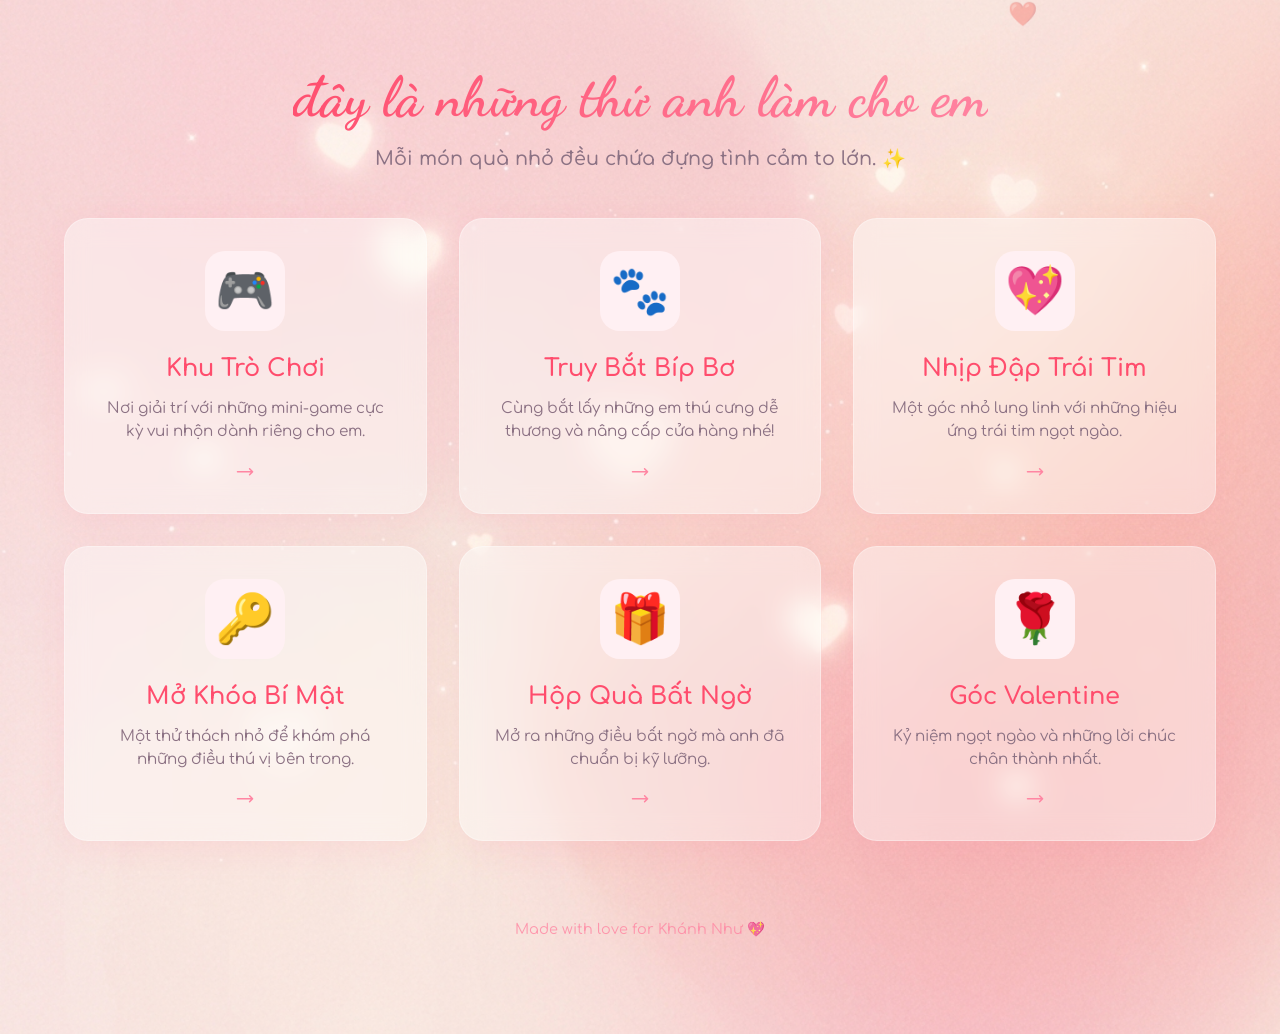
<file: index.html>
<!DOCTYPE html>
<html lang="vi">
<head>
    <meta charset="UTF-8">
    <meta name="viewport" content="width=device-width, initial-scale=1.0">
    <title>Dành cho Khánh Như ❤️</title>
    <link rel="preconnect" href="https://fonts.googleapis.com">
    <link rel="preconnect" href="https://fonts.gstatic.com" crossorigin>
    <link href="https://fonts.googleapis.com/css2?family=Comfortaa:wght@400;700&family=Dancing+Script:wght@700&display=swap" rel="stylesheet">
    <link rel="stylesheet" href="style.css">
</head>
<body>
    <div class="bg-hearts" id="bgHearts"></div>

    <div class="container">
        <header class="hero">
            <h1 style="font-family: 'Dancing Script', cursive;">đây là những thứ anh làm cho em</h1>
            <p>Mỗi món quà nhỏ đều chứa đựng tình cảm to lớn. ✨</p>
        </header>

        <main class="modules-grid">
            <!-- Arcade -->
            <a href="arcade/index.html" class="card">
                <div class="card-icon">🎮</div>
                <h3>Khu Trò Chơi</h3>
                <p>Nơi giải trí với những mini-game cực kỳ vui nhộn dành riêng cho em.</p>
                <div class="card-arrow">→</div>
            </a>

            <!-- Bip Bo -->
            <a href="bipbo/index.html" class="card">
                <div class="card-icon">🐾</div>
                <h3>Truy Bắt Bíp Bơ</h3>
                <p>Cùng bắt lấy những em thú cưng dễ thương và nâng cấp cửa hàng nhé!</p>
                <div class="card-arrow">→</div>
            </a>

            <!-- Heart -->
            <a href="heart/index.html" class="card">
                <div class="card-icon">💖</div>
                <h3>Nhịp Đập Trái Tim</h3>
                <p>Một góc nhỏ lung linh với những hiệu ứng trái tim ngọt ngào.</p>
                <div class="card-arrow">→</div>
            </a>

            <!-- Mo Khoa -->
            <a href="mo-khoa/index.html" class="card">
                <div class="card-icon">🔑</div>
                <h3>Mở Khóa Bí Mật</h3>
                <p>Một thử thách nhỏ để khám phá những điều thú vị bên trong.</p>
                <div class="card-arrow">→</div>
            </a>

            <!-- Qua -->
            <a href="qua/index.html" class="card">
                <div class="card-icon">🎁</div>
                <h3>Hộp Quà Bất Ngờ</h3>
                <p>Mở ra những điều bất ngờ mà anh đã chuẩn bị kỹ lưỡng.</p>
                <div class="card-arrow">→</div>
            </a>

            <!-- Valentine -->
            <a href="valentine/index.html" class="card">
                <div class="card-icon">🌹</div>
                <h3>Góc Valentine</h3>
                <p>Kỷ niệm ngọt ngào và những lời chúc chân thành nhất.</p>
                <div class="card-arrow">→</div>
            </a>
        </main>

        <footer>
            <p>Made with love for Khánh Như 💖</p>
        </footer>
    </div>

    <script>
        function createHeart() {
            const heart = document.createElement('div');
            heart.className = 'heart-particle';
            heart.innerHTML = '❤️';
            heart.style.left = Math.random() * 100 + 'vw';
            heart.style.fontSize = (Math.random() * 20 + 10) + 'px';
            heart.style.animationDuration = (Math.random() * 10 + 5) + 's';
            document.getElementById('bgHearts').appendChild(heart);

            setTimeout(() => {
                heart.remove();
            }, 15000);
        }

        setInterval(createHeart, 800);
    </script>
</body>
</html>
</file>
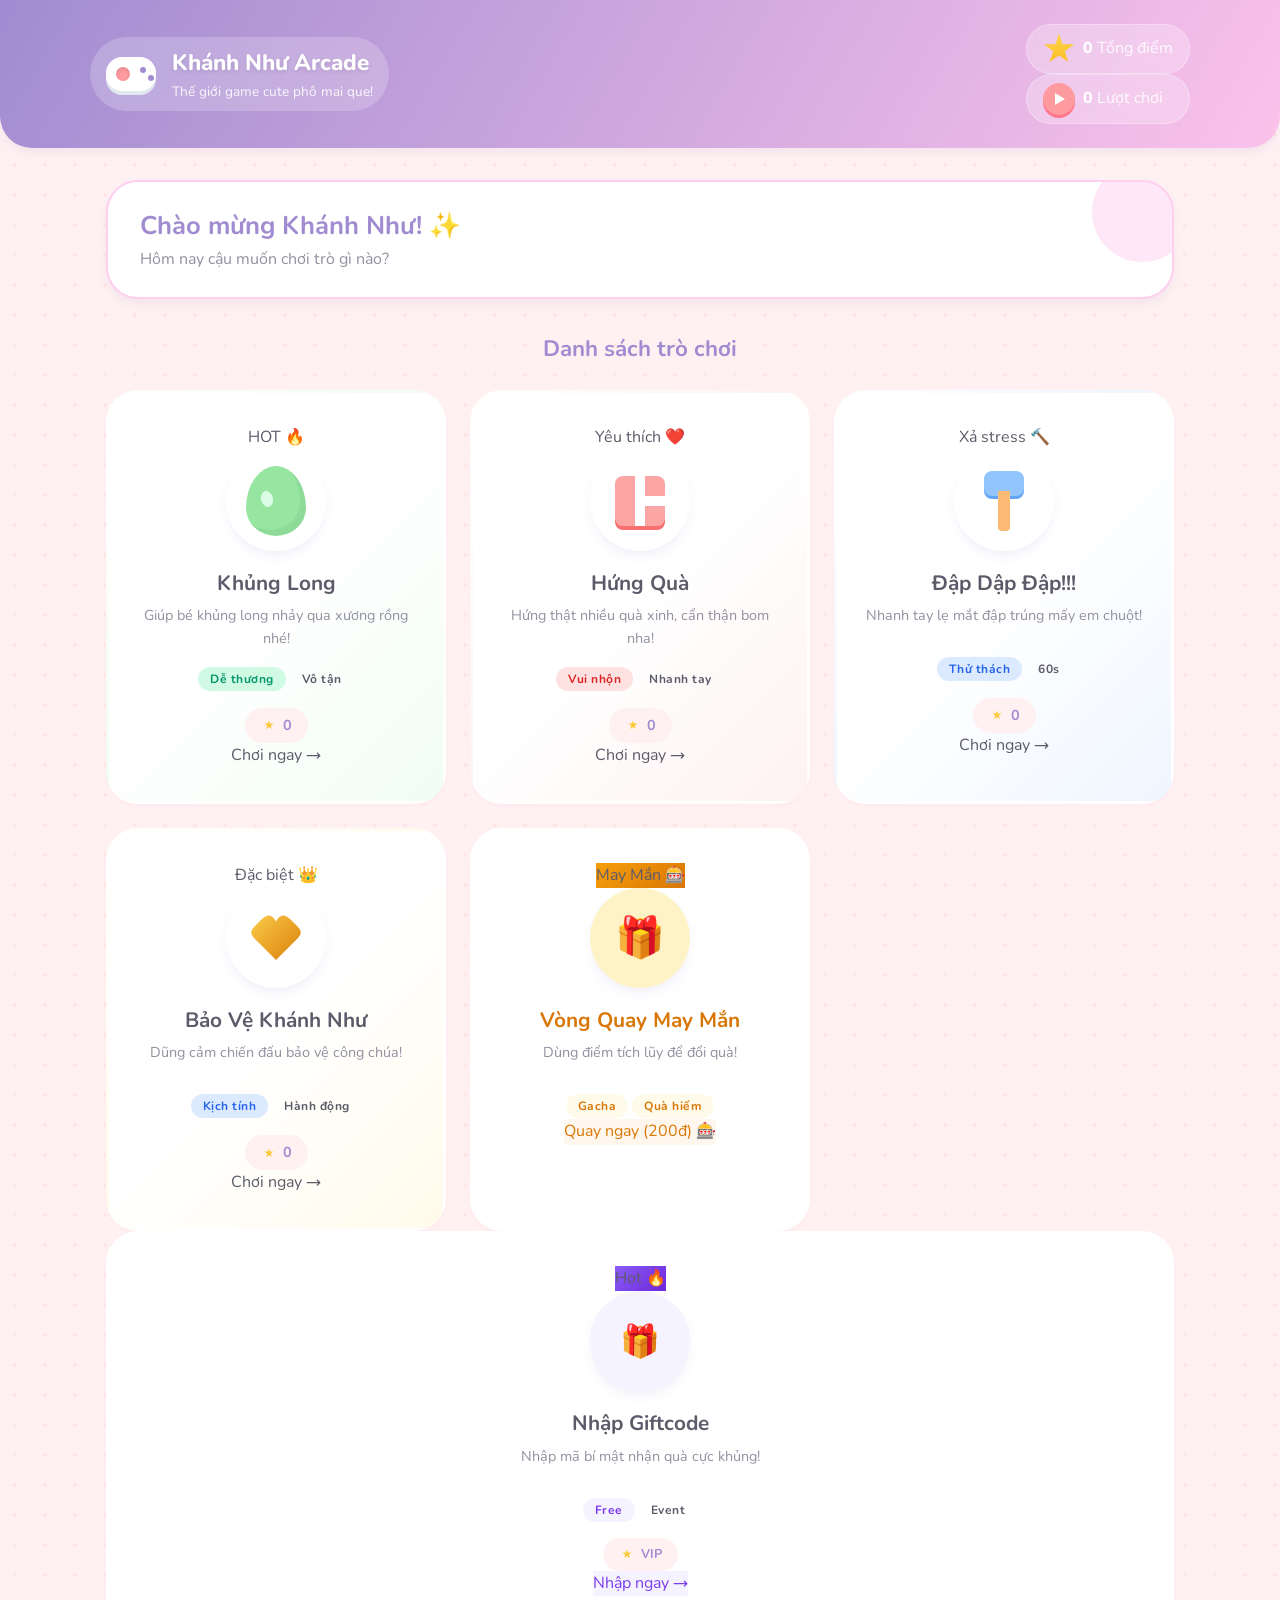
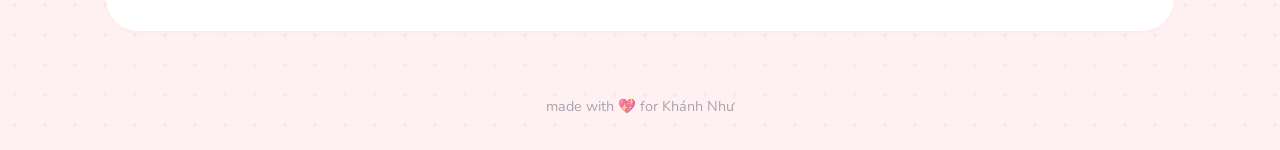
<file: arcade/index.html>
<!DOCTYPE html>
<html lang="vi">

<head>
    <meta charset="UTF-8">
    <meta name="viewport" content="width=device-width, initial-scale=1.0, maximum-scale=1.0, user-scalable=no">
    <title>🎮 Khánh Như Arcade</title>
    <meta name="description" content="Trung tâm game arcade dành riêng cho Khánh Như">
    <link rel="preconnect" href="https://fonts.googleapis.com">
    <link rel="preconnect" href="https://fonts.gstatic.com" crossorigin>
    <link
        href="https://fonts.googleapis.com/css2?family=Comfortaa:wght@400;600;700&family=Nunito:wght@400;600;700;800&display=swap"
        rel="stylesheet">
    <link rel="stylesheet" href="styles.css">
</head>

<body>
    <!-- Header -->
    <header class="header">
        <div class="header-content">
            <div class="logo">
                <div class="icon-css icon-controller"></div>
                <div class="logo-text">
                    <h1>Khánh Như Arcade</h1>
                    <p>Thế giới game cute phô mai que!</p>
                </div>
            </div>
            <div class="stats">
                <div class="stat">
                    <div class="icon-css icon-star"></div>
                    <div class="stat-info">
                        <span class="stat-value" id="total-highscore">0</span>
                        <span class="stat-label">Tổng điểm</span>
                    </div>
                </div>
                <div class="stat">
                    <div class="icon-css icon-play"></div>
                    <div class="stat-info">
                        <span class="stat-value" id="games-played">0</span>
                        <span class="stat-label">Lượt chơi</span>
                    </div>
                </div>
            </div>
        </div>
    </header>

    <!-- Main Content -->
    <main class="main">
        <!-- Welcome Banner -->
        <section class="welcome-banner">
            <div class="welcome-text">
                <h2>Chào mừng Khánh Như! ✨</h2>
                <p>Hôm nay cậu muốn chơi trò gì nào?</p>
            </div>
        </section>

        <!-- Games Section -->
        <section class="games-section">
            <h2 class="section-title">
                Danh sách trò chơi
            </h2>

            <div class="games-grid">
                <!-- Game 1: Dino -->
                <a href="games/dino/index.html" class="game-card game-dino">
                    <div class="game-badge">HOT 🔥</div>
                    <div class="game-icon-wrapper">
                        <div class="icon-css icon-dino-egg"></div>
                    </div>
                    <div class="game-content">
                        <h3>Khủng Long</h3>
                        <p>Giúp bé khủng long nhảy qua xương rồng nhé!</p>
                        <div class="game-tags">
                            <span class="tag tag-easy">Dễ thương</span>
                            <span class="tag">Vô tận</span>
                        </div>
                    </div>
                    <div class="game-score">
                        <div class="icon-css icon-star" style="width: 16px; height: 16px; transform: scale(0.6);"></div>
                        <span id="dino-highscore">0</span>
                    </div>
                    <div class="play-hint">
                        <span>Chơi ngay</span>
                        <span class="arrow">→</span>
                    </div>
                </a>

                <!-- Game 2: Catch -->
                <a href="games/catch/index.html" class="game-card game-catch">
                    <div class="game-badge favorite">Yêu thích ❤️</div>
                    <div class="game-icon-wrapper">
                        <div class="icon-css icon-gift-box"></div>
                    </div>
                    <div class="game-content">
                        <h3>Hứng Quà</h3>
                        <p>Hứng thật nhiều quà xinh, cẩn thận bom nha!</p>
                        <div class="game-tags">
                            <span class="tag tag-medium">Vui nhộn</span>
                            <span class="tag">Nhanh tay</span>
                        </div>
                    </div>
                    <div class="game-score">
                        <div class="icon-css icon-star" style="width: 16px; height: 16px; transform: scale(0.6);"></div>
                        <span id="catch-highscore">0</span>
                    </div>
                    <div class="play-hint">
                        <span>Chơi ngay</span>
                        <span class="arrow">→</span>
                    </div>
                </a>

                <!-- Game 3: Whack -->
                <a href="games/whack/index.html" class="game-card game-whack">
                    <div class="game-badge">Xả stress 🔨</div>
                    <div class="game-icon-wrapper">
                        <div class="icon-css icon-hammer"></div>
                    </div>
                    <div class="game-content">
                        <h3>Đập Dập Đập!!!</h3>
                        <p>Nhanh tay lẹ mắt đập trúng mấy em chuột!</p>
                        <div class="game-tags">
                            <span class="tag tag-hard">Thử thách</span>
                            <span class="tag">60s</span>
                        </div>
                    </div>
                    <div class="game-score">
                        <div class="icon-css icon-star" style="width: 16px; height: 16px; transform: scale(0.6);"></div>
                        <span id="whack-highscore">0</span>
                    </div>
                    <div class="play-hint">
                        <span>Chơi ngay</span>
                        <span class="arrow">→</span>
                    </div>
                </a>

                <!-- Game 4: Protect -->
                <a href="games/protect/index.html" class="game-card game-protect">
                    <div class="game-badge special">Đặc biệt 👑</div>
                    <div class="game-icon-wrapper">
                        <div class="icon-css icon-heart-shield"></div>
                    </div>
                    <div class="game-content">
                        <h3>Bảo Vệ Khánh Như</h3>
                        <p>Dũng cảm chiến đấu bảo vệ công chúa!</p>
                        <div class="game-tags">
                            <span class="tag tag-hard">Kịch tính</span>
                            <span class="tag">Hành động</span>
                        </div>
                    </div>
                    <div class="game-score">
                        <div class="icon-css icon-star" style="width: 16px; height: 16px; transform: scale(0.6);"></div>
                        <span id="protect-highscore">0</span>
                    </div>
                    <div class="play-hint">
                        <span>Chơi ngay</span>
                        <span class="arrow">→</span>
                    </div>
                </a>

                <!-- Gacha Shop -->
                <div class="game-card special-gacha" onclick="openGacha(event)">
                    <div class="game-badge" style="background: linear-gradient(135deg, #f59e0b, #d97706);">May Mắn 🎰
                    </div>
                    <div class="game-icon-wrapper" style="background: #fef3c7;">
                        <span style="font-size: 2.5rem;">🎁</span>
                    </div>
                    <div class="game-content">
                        <h3 style="color: #d97706;">Vòng Quay May Mắn</h3>
                        <p>Dùng điểm tích lũy để đổi quà!</p>
                        <div class="game-tags">
                            <span class="tag" style="background: #fffbeb; color: #d97706;">Gacha</span>
                            <span class="tag" style="background: #fffbeb; color: #d97706;">Quà hiếm</span>
                        </div>
                    </div>
                    <div class="play-hint" style="background: #fff7ed; color: #d97706;">
                        <span>Quay ngay (200đ)</span>
                        <span class="arrow">🎰</span>
                    </div>
                </div>
            </div>

            <!-- Giftcode Menu Item -->
            <div class="game-card game-giftcode" onclick="openCodeModal()" style="cursor: pointer;">
                <div class="game-badge" style="background: linear-gradient(135deg, #8b5cf6, #6d28d9);">Hot 🔥</div>
                <div class="game-icon-wrapper">
                    <span>🎁</span>
                </div>
                <div class="game-content">
                    <h3>Nhập Giftcode</h3>
                    <p>Nhập mã bí mật nhận quà cực khủng!</p>
                    <div class="game-tags">
                        <span class="tag" style="background: #f5f3ff; color: #7c3aed;">Free</span>
                        <span class="tag">Event</span>
                    </div>
                </div>
                <div class="game-score">
                    <div class="icon-css icon-star" style="width: 16px; height: 16px; transform: scale(0.6);"></div>
                    <span style="font-size: 0.8rem">VIP</span>
                </div>
                <div class="play-hint">
                    <span>Nhập ngay</span>
                    <span class="arrow">→</span>
                </div>
            </div>
            </div>
        </section>
    </main>

    <!-- Footer -->
    <footer class="footer">
        <p>made with 💖 for Khánh Như</p>
    </footer>

    <!-- Code Modal -->
    <div id="code-modal" class="gacha-overlay hidden">
        <div class="gacha-card" style="max-width: 320px; min-height: auto; height: auto;">
            <div class="gacha-header">
                <h2>🎟️ Nhập Giftcode</h2>
                <button class="gacha-close" onclick="closeCodeModal()">✕</button>
            </div>
            <div style="padding: 20px; display: flex; flex-direction: column; gap: 10px;">
                <input type="text" id="giftcode-input" placeholder="Nhập mã code..."
                    style="padding: 10px; border-radius: 8px; border: 1px solid #ccc; width: 100%; font-size: 1rem;">
                <button onclick="redeemCode()" class="spin-btn">Xác nhận</button>
            </div>
        </div>
    </div>

    <!-- Gacha Modal -->
    <div id="gacha-modal" class="gacha-overlay hidden">
        <div class="gacha-card">
            <div class="gacha-header">
                <h2>🎰 Vòng Quay May Mắn</h2>
                <button class="gacha-close" onclick="closeGacha()">✕</button>
            </div>

            <div class="points-badge">
                💎 Điểm khả dụng: <span id="user-points-display">0</span>
                <div class="spin-counter-badge">Đã quay: <span id="total-spins-display">0</span> lần</div>
            </div>

            <div class="gacha-display" id="gacha-display-area">
                <div id="gacha-stage" class="gacha-stage">
                    <!-- Cards will be injected here via JS -->
                    <div class="placeholder-text">Nhấn quay để bắt đầu!</div>
                </div>
            </div>

            <div class="gacha-controls">
                <div class="multi-spin-row">
                    <button id="spin-btn-1" class="spin-btn secondary" onclick="spinGacha(1)">x1 (200đ)</button>
                    <button id="spin-btn-5" class="spin-btn secondary" onclick="spinGacha(5)">x5 (1k)</button>
                    <button id="spin-btn-10" class="spin-btn secondary" onclick="spinGacha(10)">x10 (2k)</button>
                </div>
                <button id="reveal-all-btn" class="spin-btn hidden"
                    style="background: linear-gradient(135deg, #22c55e, #16a34a); margin-top: 8px; box-shadow: 0 4px 15px rgba(34, 197, 94, 0.3);"
                    onclick="revealAllCards()">⚡ LẬT NHANH</button>
            </div>

            <div class="collection-area">
                <h3>📦 Kho Đồ Của Bạn</h3>
                <div id="collection-grid" class="collection-grid">
                    <!-- Items -->
                </div>
            </div>
        </div>
    </div>

    <!-- Jackpot Overlay -->
    <div id="jackpot-overlay" class="jackpot-overlay hidden">
        <div class="jackpot-content">
            <div class="sunburst"></div>
            <img src="games/catch/img/5.png" class="jackpot-img">
            <h1 class="jackpot-title">✨ JACKPOT! ✨</h1>
            <p class="jackpot-msg">Chúc mừng Khánh Như đã trúng<br><span style="color:#fcd34d">Cốc Thỏ Hồng Siêu
                    Hiếm!</span></p>
            <button onclick="closeJackpot()" class="spin-btn"
                style="margin-top: 20px; width: auto; padding: 10px 40px;">NHẬN QUÀ 🎁</button>
        </div>
        <canvas id="confetti-canvas"></canvas>
    </div>

    <script src="script.js"></script>
</body>

</html>
</file>
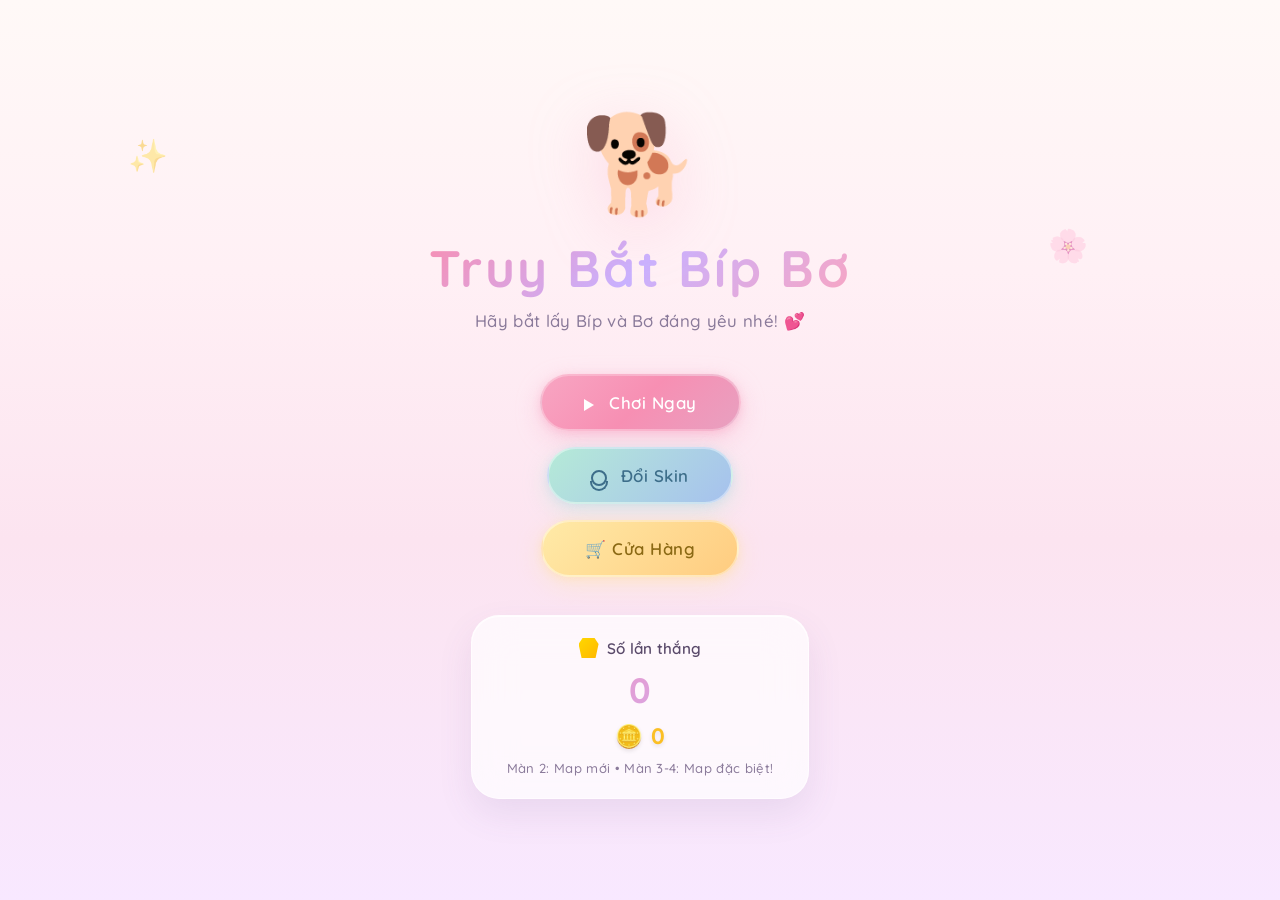
<file: bipbo/index.html>
<!DOCTYPE html>
<html lang="vi">

<head>
    <meta charset="UTF-8">
    <meta name="viewport" content="width=device-width, initial-scale=1.0, user-scalable=no">
    <title>🐾 Truy Bắt Bíp Bơ</title>
    <meta name="description" content="Chào mừng đến với Truy Bắt Bíp Bơ - Hãy bắt lấy Bíp và Bơ đáng yêu nhé!">
    <link href="https://fonts.googleapis.com/css2?family=Quicksand:wght@400;500;600;700&display=swap" rel="stylesheet">
    <link rel="stylesheet" href="styles.css">
</head>

<body>
    <!-- ========== BACKGROUND MUSIC (YouTube) ========== -->
    <iframe id="bgMusic"
        src="https://www.youtube.com/embed/p93nyFK-9YA?autoplay=1&loop=1&playlist=p93nyFK-9YA&controls=0&showinfo=0&rel=0&mute=0&enablejsapi=1"
        style="position: fixed; top: -1000px; left: -1000px; width: 1px; height: 1px; opacity: 0; pointer-events: none;"
        allow="autoplay; encrypted-media" allowfullscreen>
    </iframe>

    <!-- Volume Control handled in Settings -->


    <!-- ========== MAIN MENU ========== -->
    <div class="menu-screen" id="menuScreen">
        <div class="menu-mascot">🐕</div>
        <h1 class="menu-title">Truy Bắt Bíp Bơ</h1>
        <p class="menu-subtitle">Hãy bắt lấy Bíp và Bơ đáng yêu nhé! 💕</p>

        <button class="btn btn-play" onclick="startGame()">
            <span class="btn-icon"></span>
            Chơi Ngay
        </button>

        <button class="btn btn-skin" onclick="openSkinModal()">
            <span class="btn-icon"></span>
            Đổi Skin
        </button>

        <button class="btn btn-shop" onclick="openShop()">
            <span class="btn-icon">🛒</span>
            Cửa Hàng
        </button>

        <div class="stats-panel">
            <div class="stats-title">
                <div class="trophy-icon"></div>
                Số lần thắng
            </div>
            <div class="stats-value" id="menuWinCount">0</div>
            <div class="coin-stats">
                <span class="coin-icon">🪙</span>
                <span id="menuCoins">0</span>
            </div>
            <div class="stats-hint">Màn 2: Map mới • Màn 3-4: Map đặc biệt!</div>
        </div>
    </div>

    <!-- ========== SKIN MODAL ========== -->
    <div class="skin-modal" id="skinModal">
        <div class="skin-content">
            <h2 class="skin-title">🎨 Chọn Nhân Vật</h2>
            <div class="skin-grid" id="skinGrid"></div>
            <button class="btn-close" onclick="closeSkinModal()">Xác Nhận</button>
        </div>
    </div>

    <!-- ========== SHOP MODAL ========== -->
    <div class="skin-modal" id="shopModal">
        <div class="skin-content shop-content">
            <h2 class="skin-title">🛒 Cửa Hàng Trang Bị</h2>

            <!-- Upgrades Section -->
            <div class="shop-section">
                <div class="shop-section-title">✨ Nâng Cấp Vĩnh Viễn</div>
                <div class="shop-grid">
                    <!-- Staff -->
                    <div class="shop-item" id="itemStaff">
                        <div class="item-icon">🦯</div>
                        <div class="item-info">
                            <div class="item-name">Gậy Bắt Chó</div>
                            <div class="item-desc">Tăng tầm bắt thú cưng thêm 20%</div>
                        </div>
                        <button class="btn-buy" onclick="buyItem('staff', 50)">50 🪙</button>
                    </div>
                    <!-- Tranquilizer -->
                    <div class="shop-item" id="itemTranquilizer">
                        <div class="item-icon">🧪</div>
                        <div class="item-info">
                            <div class="item-name">Thuốc Mê</div>
                            <div class="item-desc">Tăng thời gian bắt giữ lên 60 giây</div>
                        </div>
                        <button class="btn-buy" onclick="buyItem('tranquilizer', 100)">100 🪙</button>
                    </div>
                    <!-- Speed -->
                    <div class="shop-item" id="itemSpeed">
                        <div class="item-icon">👟</div>
                        <div class="item-info">
                            <div class="item-name">Thuốc Tăng Tốc</div>
                            <div class="item-desc">Tăng 10% tốc độ chạy của nhân vật</div>
                        </div>
                        <button class="btn-buy" onclick="buyItem('speed', 80)">80 🪙</button>
                    </div>
                    <!-- Gloves -->
                    <div class="shop-item" id="itemGloves">
                        <div class="item-icon">🧤</div>
                        <div class="item-info">
                            <div class="item-name">Găng Tay</div>
                            <div class="item-desc">Tăng 30% tốc độ bắt (tiến trình)</div>
                        </div>
                        <button class="btn-buy" onclick="buyItem('gloves', 120)">120 🪙</button>
                    </div>
                    <!-- Ledger (new) -->
                    <div class="shop-item" id="itemLedger">
                        <div class="item-icon">📒</div>
                        <div class="item-info">
                            <div class="item-name">Sổ Tính Tiền</div>
                            <div class="item-desc">Nhặt xu được x2 (2 thay vì 1)</div>
                        </div>
                        <button class="btn-buy" onclick="buyItem('ledger', 150)">150 🪙</button>
                    </div>
                </div>
            </div>

            <button class="btn-close" onclick="closeShop()">Đóng</button>
        </div>
    </div>

    <!-- ========== GAME CONTAINER ========== -->
    <div class="game-container" id="gameContainer">
        <!-- HUD -->
        <div class="game-hud">
            <div class="hud-left">
                <div class="hud-item level-badge">
                    <span>Màn</span>
                    <span id="levelDisplay">1</span>
                </div>
                <div class="hud-item">
                    <div class="hud-icon trophy"></div>
                    <span id="winCount">0</span>/5
                </div>
                <div class="hud-item">
                    <div class="hud-icon timer"></div>
                    <span id="timer">00:00</span>
                </div>
                <div class="hud-item coin-hud">
                    <span class="hud-coin-icon">🪙</span>
                    <span id="gameCoins">0</span>
                </div>
            </div>
            <div class="hud-right">
                <button class="btn-settings" id="settingsBtn" onclick="openSettings()">
                    <div class="settings-icon">⚙️</div>
                </button>
            </div>
        </div>

        <!-- Stamina Bar -->
        <div class="stamina-container">
            <div class="stamina-label">⚡ Năng lượng</div>
            <div class="stamina-bar-bg">
                <div class="stamina-bar" id="staminaBar"></div>
            </div>
        </div>

        <!-- Decorations -->
        <div id="decorations"></div>

        <!-- Clouds -->
        <div class="cloud" style="top: 8%; animation-delay: 0s;">☁️</div>
        <div class="cloud" style="top: 14%; animation-delay: -8s;">☁️</div>
        <div class="cloud" style="top: 6%; animation-delay: -16s;">☁️</div>

        <!-- Player -->
        <div class="character player" id="player">🧒</div>

        <!-- Pets Container -->
        <div id="petsContainer"></div>

        <!-- Grass -->
        <div class="grass"></div>

        <!-- Tutorial -->
        <div class="tutorial" id="tutorial">
            <div class="pc-tutorial">
                💡 Dùng phím <b>mũi tên</b> / <b>WASD</b> để di chuyển<br>
                Giữ <b>Shift</b> để chạy nhanh • Đuổi kịp để bắt! 🐾
            </div>
            <div class="mobile-tutorial">
                💡 Kéo <b>Joystick</b> để di chuyển<br>
                Nút <b>CHẠY</b> để tăng tốc • Đuổi kịp để bắt! 🐾
            </div>
        </div>

        <!-- Catch Progress -->
        <div class="catch-label" id="catchLabel">Đang bắt...</div>
        <div class="catch-progress" id="catchProgress">
            <div class="catch-progress-bar" id="catchProgressBar"></div>
        </div>

        <!-- Mobile Joystick Control -->
        <div class="mobile-controls" id="mobileControls">
            <div class="joystick-container" id="joystickContainer">
                <div class="joystick-base" id="joystickBase">
                    <div class="joystick-knob" id="joystickKnob"></div>
                </div>
            </div>
        </div>

        <!-- Sprint Button for Mobile -->
        <button class="btn-sprint" id="btnSprint">
            <div class="sprint-icon">
                <span></span>
                <span></span>
            </div>
            <span class="sprint-label">CHẠY</span>
        </button>
    </div>

    <!-- ========== WIN SCREEN ========== -->
    <div class="win-screen" id="winScreen">
        <div class="win-mascot" id="winMascot">🎉</div>
        <h1 class="win-title">Tuyệt Vời!</h1>
        <div class="win-stats" id="winStats">Bạn đã bắt được thú cưng!</div>

        <div class="win-buttons">
            <button class="btn btn-continue" onclick="continueGame()">
                <span class="btn-icon"></span>
                Tiếp Tục
            </button>
            <button class="btn btn-home" onclick="goToMenu()">
                <span class="btn-icon"></span>
                Về Menu
            </button>
        </div>
    </div>

    <!-- ========== SETTINGS MODAL ========== -->
    <div class="settings-modal" id="settingsModal">
        <div class="settings-content">
            <h2 class="settings-title">⚙️ Cài Đặt</h2>

            <div class="setting-group">
                <label>🎵 Âm nhạc</label>
                <div class="music-toggle-row">
                    <button class="music-control-small" id="musicToggleInside" onclick="toggleMusic()">
                        <div class="music-bars">
                            <span class="bar"></span>
                            <span class="bar"></span>
                            <span class="bar"></span>
                            <span class="bar"></span>
                        </div>
                    </button>
                    <input type="range" id="volumeSlider" min="0" max="100" value="50"
                        oninput="updateVolume(this.value)">
                </div>
            </div>

            <div class="setting-group">
                <label>🧒 Thay Skin Nhanh</label>
                <div class="skin-grid-mini" id="skinGridMini"></div>
            </div>

            <div class="settings-footer">
                <button class="btn btn-home-small" onclick="goToMenuFromSettings()">Về Menu</button>
                <button class="btn btn-close-small" onclick="closeSettings()">Đóng</button>
            </div>
        </div>
    </div>

    <!-- ========== SKIN UNLOCK MODAL ========== -->
    <div class="gameplay-modal" id="skinUnlockModal">
        <div class="gameplay-content">
            <div class="gameplay-icon" id="unlockIcon">🧥</div>
            <h2 class="gameplay-title">Mở Khóa Trang Phục!</h2>
            <div class="gameplay-body" id="unlockBody">
                Bạn đã nhận được một bộ trang phục mới đặc biệt.
            </div>
            <div class="unlock-footer">
                <button class="btn btn-equip" id="equipBtn">Trang Bị Ngay</button>
                <button class="btn-close" onclick="closeSkinUnlockModal()">Để Sau</button>
            </div>
        </div>
    </div>


    <!-- ========== GAMEPLAY UPDATE MODAL ========== -->
    <div class="gameplay-modal" id="gameplayModal">
        <div class="gameplay-content">
            <div class="gameplay-icon">🚀</div>
            <h2 class="gameplay-title" id="gameplayTitle">Cập Nhật Gameplay</h2>
            <div class="gameplay-body" id="gameplayBody">
                Hệ thống đã được nâng cấp!
            </div>
            <button class="btn-close" onclick="closeGameplayModal()">Đã Hiểu</button>
        </div>
    </div>

    <!-- ========== LEVEL NOTIFICATION ========== -->
    <div class="level-notification" id="levelNotification"></div>

    <script src="script.js"></script>

    <script>
        // Show sprint button on mobile
        if ('ontouchstart' in window || navigator.maxTouchPoints > 0) {
            document.getElementById('btnSprint').style.display = 'flex';
            document.getElementById('btnSprint').style.alignItems = 'center';
            document.getElementById('btnSprint').style.justifyContent = 'center';
        }
    </script>
</body>

</html>
</file>
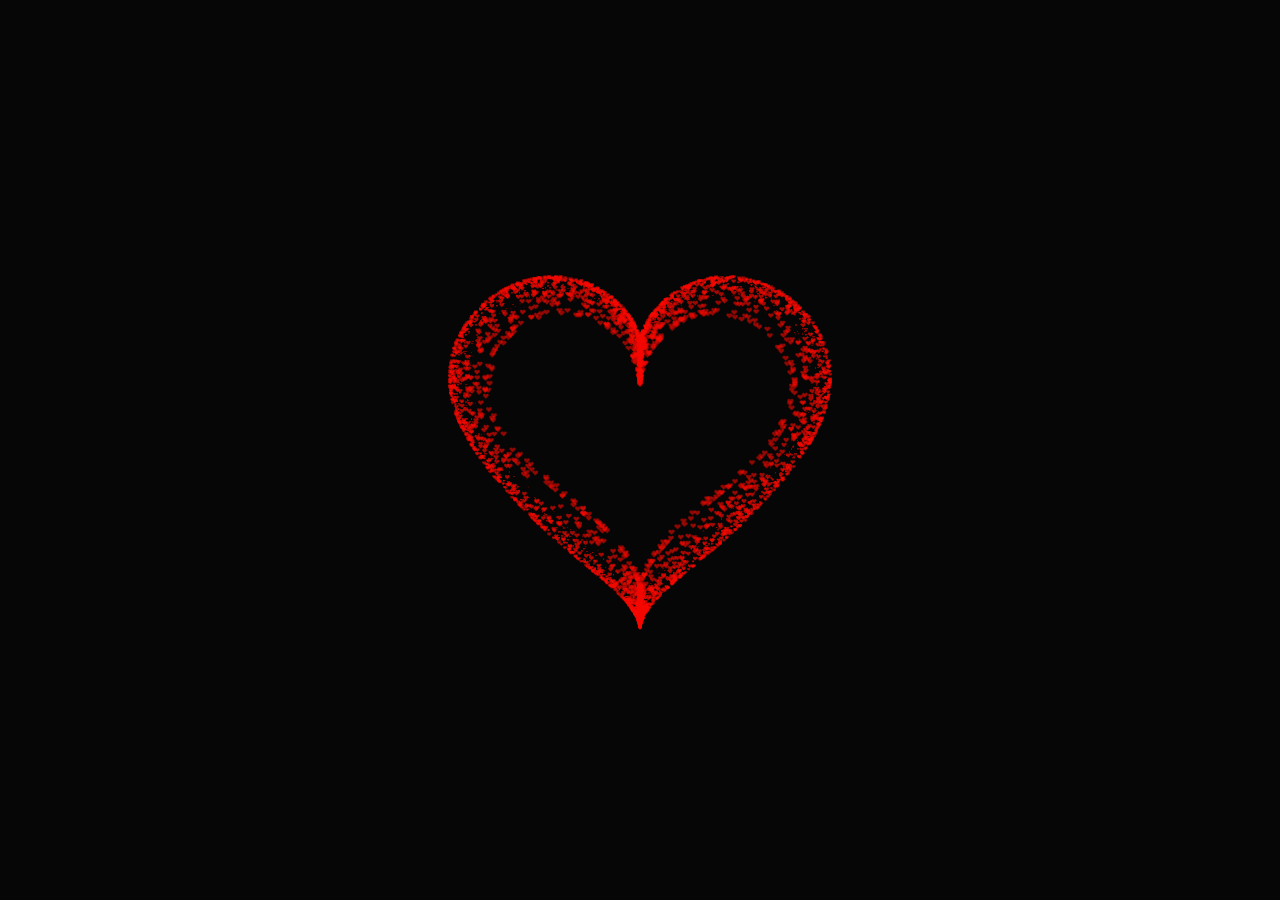
<file: heart/index.html>
<!DOCTYPE HTML PUBLIC "-//W3C//DTD HTML 4.0 Transitional//EN">
<HTML>

<HEAD>
  <TITLE> Trái tim <3 </TITLE>
  <META NAME="Generator" CONTENT="EditPlus">
  <META NAME="Author" CONTENT="">
  <META NAME="Keywords" CONTENT="">
  <META NAME="Description" CONTENT="">
  <link rel="stylesheet" href="style.css">
  <style>
    html,
    body {
      height: 100%;
      padding: 0;
      margin: 0;
      background: rgba(0, 0, 0, 0.851);
    }

    canvas {
      position: absolute;
      width: 100%;
      height: 100%;
    }
  </style>
</HEAD>

<BODY>
  <div class="box">
    <canvas id="pinkboard"></canvas>
  </div>
  <script>
    var settings = {
      particles: {
        length: 10000, // maximum amount of particles
        duration: 4, // particle duration in sec
        velocity: 80, // particle velocity in pixels/sec
        effect: -1.3, // play with this for a nice effect
        size: 8, // particle size in pixels
      },
      mouse: {
        radius: 100,   // repulsion radius in pixels
        force: 500,    // repulsion force strength
      },
    };

    // Global mouse position tracker
    var mouse = { x: -9999, y: -9999, active: false };
    /*
     */
    (function () { var b = 0; var c = ["ms", "moz", "webkit", "o"]; for (var a = 0; a < c.length && !window.requestAnimationFrame; ++a) { window.requestAnimationFrame = window[c[a] + "RequestAnimationFrame"]; window.cancelAnimationFrame = window[c[a] + "CancelAnimationFrame"] || window[c[a] + "CancelRequestAnimationFrame"] } if (!window.requestAnimationFrame) { window.requestAnimationFrame = function (h, e) { var d = new Date().getTime(); var f = Math.max(0, 16 - (d - b)); var g = window.setTimeout(function () { h(d + f) }, f); b = d + f; return g } } if (!window.cancelAnimationFrame) { window.cancelAnimationFrame = function (d) { clearTimeout(d) } } }());
    /*
     * Point class
     */
    var Point = (function () {
      function Point(x, y) {
        this.x = (typeof x !== 'undefined') ? x : 0;
        this.y = (typeof y !== 'undefined') ? y : 0;
      }
      Point.prototype.clone = function () {
        return new Point(this.x, this.y);
      };
      Point.prototype.length = function (length) {
        if (typeof length == 'undefined')
          return Math.sqrt(this.x * this.x + this.y * this.y);
        this.normalize();
        this.x *= length;
        this.y *= length;
        return this;
      };
      Point.prototype.normalize = function () {
        var length = this.length();
        this.x /= length;
        this.y /= length;
        return this;
      };
      return Point;
    })();
    /*
     * Particle class
     */
    // Pre-computed mouse constants (updated when settings change)
    var mouseRadiusSq = settings.mouse.radius * settings.mouse.radius;
    var mouseInvRadius = 1 / settings.mouse.radius;

    var Particle = (function () {
      function Particle() {
        this.position = new Point();
        this.velocity = new Point();
        this.acceleration = new Point();
        this.age = 0;
        this._mouseProximity = 0; // cached: 0 = not near mouse, >0 = proximity factor
      }
      Particle.prototype.initialize = function (x, y, dx, dy) {
        this.position.x = x;
        this.position.y = y;
        this.velocity.x = dx;
        this.velocity.y = dy;
        this.acceleration.x = dx * settings.particles.effect;
        this.acceleration.y = dy * settings.particles.effect;
        this.age = 0;
        this._mouseProximity = 0;
      };
      Particle.prototype.update = function (deltaTime) {
        // Mouse repulsion — uses squared distance to avoid sqrt
        this._mouseProximity = 0;
        if (mouse.active) {
          var dx = this.position.x - mouse.x;
          var dy = this.position.y - mouse.y;
          var distSq = dx * dx + dy * dy;
          if (distSq < mouseRadiusSq && distSq > 1) {
            // Fast approximate inverse sqrt: 1/sqrt(distSq)
            var invDist = 1 / Math.sqrt(distSq);
            var dist = distSq * invDist; // = sqrt(distSq) without extra sqrt call
            var proximity = 1 - dist * mouseInvRadius;
            this._mouseProximity = proximity;
            var factor = proximity * settings.mouse.force * deltaTime;
            this.velocity.x += dx * invDist * factor;
            this.velocity.y += dy * invDist * factor;
          }
        }
        this.position.x += this.velocity.x * deltaTime;
        this.position.y += this.velocity.y * deltaTime;
        this.velocity.x += this.acceleration.x * deltaTime;
        this.velocity.y += this.acceleration.y * deltaTime;
        this.age += deltaTime;
      };
      Particle.prototype.draw = function (context, image) {
        function ease(t) {
          return (--t) * t * t + 1;
        }
        var size = image.width * ease(this.age / settings.particles.duration);
        var baseAlpha = 1 - this.age / settings.particles.duration;

        // Lightweight glow: reuse cached proximity from update(), no shadowBlur
        var p = this._mouseProximity;
        if (p > 0) {
          size *= (1 + p * 0.5);
          baseAlpha = baseAlpha + p * 0.3;
          if (baseAlpha > 1) baseAlpha = 1;
        }

        context.globalAlpha = baseAlpha;
        context.drawImage(image, this.position.x - size / 2, this.position.y - size / 2, size, size);
      };
      return Particle;
    })();
    /*
     * ParticlePool class
     */
    var ParticlePool = (function () {
      var particles,
        firstActive = 0,
        firstFree = 0,
        duration = settings.particles.duration;

      function ParticlePool(length) {
        // create and populate particle pool
        particles = new Array(length);
        for (var i = 0; i < particles.length; i++)
          particles[i] = new Particle();
      }
      ParticlePool.prototype.add = function (x, y, dx, dy) {
        particles[firstFree].initialize(x, y, dx, dy);

        // handle circular queue
        firstFree++;
        if (firstFree == particles.length) firstFree = 0;
        if (firstActive == firstFree) firstActive++;
        if (firstActive == particles.length) firstActive = 0;
      };
      ParticlePool.prototype.update = function (deltaTime) {
        var i;

        // update active particles
        if (firstActive < firstFree) {
          for (i = firstActive; i < firstFree; i++)
            particles[i].update(deltaTime);
        }
        if (firstFree < firstActive) {
          for (i = firstActive; i < particles.length; i++)
            particles[i].update(deltaTime);
          for (i = 0; i < firstFree; i++)
            particles[i].update(deltaTime);
        }

        // remove inactive particles
        while (particles[firstActive].age >= duration && firstActive != firstFree) {
          firstActive++;
          if (firstActive == particles.length) firstActive = 0;
        }


      };
      ParticlePool.prototype.draw = function (context, image) {
        // draw active particles
        if (firstActive < firstFree) {
          for (i = firstActive; i < firstFree; i++)
            particles[i].draw(context, image);
        }
        if (firstFree < firstActive) {
          for (i = firstActive; i < particles.length; i++)
            particles[i].draw(context, image);
          for (i = 0; i < firstFree; i++)
            particles[i].draw(context, image);
        }
      };
      return ParticlePool;
    })();
    /*
     * Putting it all together
     */
    (function (canvas) {
      var context = canvas.getContext('2d'),
        particles = new ParticlePool(settings.particles.length),
        particleRate = settings.particles.length / settings.particles.duration, // particles/sec
        time;

      // get point on heart with -PI <= t <= PI
      function pointOnHeart(t) {
        return new Point(
          160 * Math.pow(Math.sin(t), 3),
          130 * Math.cos(t) - 50 * Math.cos(2 * t) - 20 * Math.cos(3 * t) - 10 * Math.cos(4 * t) + 25
        );
      }

      // creating the RED particle image (heart mode)
      var imageRed = (function () {
        var canvas = document.createElement('canvas'),
          context = canvas.getContext('2d');
        canvas.width = settings.particles.size;
        canvas.height = settings.particles.size;
        function to(t) {
          var point = pointOnHeart(t);
          point.x = settings.particles.size / 2 + point.x * settings.particles.size / 350;
          point.y = settings.particles.size / 2 - point.y * settings.particles.size / 350;
          return point;
        }
        context.beginPath();
        var t = -Math.PI;
        var point = to(t);
        context.moveTo(point.x, point.y);
        while (t < Math.PI) {
          t += 0.01;
          point = to(t);
          context.lineTo(point.x, point.y);
        }
        context.closePath();
        context.fillStyle = '#f50b02';
        context.fill();
        var image = new Image();
        image.src = canvas.toDataURL();
        return image;
      })();

      // creating the PINK particle image (text mode)
      var imagePink = (function () {
        var canvas = document.createElement('canvas'),
          context = canvas.getContext('2d');
        canvas.width = settings.particles.size;
        canvas.height = settings.particles.size;
        function to(t) {
          var point = pointOnHeart(t);
          point.x = settings.particles.size / 2 + point.x * settings.particles.size / 350;
          point.y = settings.particles.size / 2 - point.y * settings.particles.size / 350;
          return point;
        }
        context.beginPath();
        var t = -Math.PI;
        var point = to(t);
        context.moveTo(point.x, point.y);
        while (t < Math.PI) {
          t += 0.01;
          point = to(t);
          context.lineTo(point.x, point.y);
        }
        context.closePath();
        context.fillStyle = '#ff69b4';
        context.fill();
        var image = new Image();
        image.src = canvas.toDataURL();
        return image;
      })();

      // ====== TEXT POINTS SYSTEM ======
      // Returns array of character groups: [ {char, points: [{x,y},...], minX, maxX}, ... ]
      var textCharGroups = [];
      var textTotalChars = 0;

      function generateTextCharGroups(text, canvasW, canvasH) {
        var offCanvas = document.createElement('canvas');
        var offCtx = offCanvas.getContext('2d');
        offCanvas.width = canvasW;
        offCanvas.height = canvasH;

        // Determine font size to fit width
        var fontSize = Math.min(canvasW / (text.length * 0.7), canvasH * 0.25);
        fontSize = Math.max(fontSize, 28);
        var fontStr = 'bold ' + Math.floor(fontSize) + 'px Arial, sans-serif';

        offCtx.font = fontStr;
        offCtx.textAlign = 'center';
        offCtx.textBaseline = 'middle';

        // Measure each character's position
        var totalWidth = offCtx.measureText(text).width;
        var startX = (canvasW - totalWidth) / 2;
        var centerY = canvasH / 2;

        var charBounds = [];
        var curX = startX;
        for (var c = 0; c < text.length; c++) {
          var ch = text[c];
          var cw = offCtx.measureText(ch).width;
          charBounds.push({ char: ch, left: curX, right: curX + cw });
          curX += cw;
        }

        // Draw full text
        offCtx.fillStyle = '#fff';
        offCtx.fillText(text, canvasW / 2, centerY);

        // Sample pixels and assign to character groups
        var imageData = offCtx.getImageData(0, 0, canvasW, canvasH);
        var data = imageData.data;
        var groups = [];
        for (var c = 0; c < charBounds.length; c++) {
          groups.push({ char: charBounds[c].char, points: [], minX: charBounds[c].left, maxX: charBounds[c].right });
        }

        var step = 3;
        for (var y = 0; y < canvasH; y += step) {
          for (var x = 0; x < canvasW; x += step) {
            var idx = (y * canvasW + x) * 4;
            if (data[idx + 3] > 128) {
              // Find which character this pixel belongs to
              for (var c = 0; c < charBounds.length; c++) {
                if (x >= charBounds[c].left - 2 && x <= charBounds[c].right + 2) {
                  groups[c].points.push({ x: x, y: y });
                  break;
                }
              }
            }
          }
        }

        // Filter out empty groups (spaces)
        return groups.filter(function (g) { return g.points.length > 0; });
      }

      // ====== HEART OUTLINE for text mode ======
      // Generate points along the heart outline (thin), scaled to surround text
      function generateHeartOutlinePoints(canvasW, canvasH, numPoints) {
        var points = [];
        var scale = Math.min(canvasW, canvasH) * 0.42; // heart size relative to canvas
        for (var i = 0; i < numPoints; i++) {
          var t = -Math.PI + (2 * Math.PI * i / numPoints);
          var hx = 16 * Math.pow(Math.sin(t), 3);
          var hy = -(13 * Math.cos(t) - 5 * Math.cos(2 * t) - 2 * Math.cos(3 * t) - Math.cos(4 * t));
          points.push({
            x: canvasW / 2 + hx * (scale / 17),
            y: canvasH / 2 + hy * (scale / 17)
          });
        }
        return points;
      }

      // ====== STATE MACHINE ======
      var MODE_HEART = 0;
      var MODE_TEXT = 1;
      var currentMode = MODE_HEART;
      var modeTimer = 0;
      var HEART_DURATION = 15; // seconds in heart mode
      var TEXT_DURATION = 10;  // seconds in text mode
      var textPointsReady = false;
      var heartOutlinePoints = [];
      var BUILD_TIME_PER_CHAR = 0.8; // seconds to build each character
      var totalBuildTime = 0; // will be set when entering text mode

      // render that thing!
      function render() {
        requestAnimationFrame(render);

        var newTime = new Date().getTime() / 1000,
          deltaTime = newTime - (time || newTime);
        time = newTime;

        // Cap deltaTime to avoid huge jumps on tab switch
        if (deltaTime > 0.1) deltaTime = 0.1;

        // Update mode timer
        modeTimer += deltaTime;

        if (currentMode === MODE_HEART && modeTimer >= HEART_DURATION) {
          // Switch to text mode
          currentMode = MODE_TEXT;
          modeTimer = 0;
          textCharGroups = generateTextCharGroups('Khánh Như', canvas.width, canvas.height);
          textTotalChars = textCharGroups.length;
          textPointsReady = textTotalChars > 0;
          totalBuildTime = textTotalChars * BUILD_TIME_PER_CHAR;
          heartOutlinePoints = generateHeartOutlinePoints(canvas.width, canvas.height, 200);
        } else if (currentMode === MODE_TEXT && modeTimer >= TEXT_DURATION) {
          // Switch back to heart mode
          currentMode = MODE_HEART;
          modeTimer = 0;
        }

        // Choose active image based on mode
        var activeImage = (currentMode === MODE_TEXT) ? imagePink : imageRed;

        // Clear canvas
        context.clearRect(0, 0, canvas.width, canvas.height);

        // Create new particles
        var amount = particleRate * deltaTime;

        if (currentMode === MODE_HEART) {
          // Heart mode: spawn on heart shape
          for (var i = 0; i < amount; i++) {
            var pos = pointOnHeart(Math.PI - 2 * Math.PI * Math.random());
            var dir = pos.clone().length(settings.particles.velocity);
            particles.add(canvas.width / 2 + pos.x, canvas.height / 2 - pos.y, dir.x, -dir.y);
          }
        } else if (currentMode === MODE_TEXT && textPointsReady) {
          // --- Progressive character building ---
          // Determine how many characters are currently "revealed"
          var buildProgress = Math.min(modeTimer / totalBuildTime, 1); // 0..1
          var charsRevealed = Math.min(Math.floor(buildProgress * textTotalChars) + 1, textTotalChars);
          // Current character being built (partial)
          var currentCharIdx = Math.min(Math.floor(modeTimer / BUILD_TIME_PER_CHAR), textTotalChars - 1);
          var charProgress = (modeTimer / BUILD_TIME_PER_CHAR) - Math.floor(modeTimer / BUILD_TIME_PER_CHAR);
          if (modeTimer >= totalBuildTime) charProgress = 1;

          // Split particles: 70% for text, 30% for heart outline
          var textAmount = amount * 0.7;
          var outlineAmount = amount * 0.3;

          // Spawn text particles
          for (var i = 0; i < textAmount; i++) {
            // Pick a character to spawn on
            var charIdx;
            if (modeTimer < totalBuildTime) {
              // During building phase: bias heavily toward current character being built
              if (Math.random() < 0.6) {
                charIdx = currentCharIdx;
              } else {
                charIdx = Math.floor(Math.random() * charsRevealed);
              }
            } else {
              // All characters built: spawn evenly
              charIdx = Math.floor(Math.random() * textTotalChars);
            }

            var group = textCharGroups[charIdx];
            if (group && group.points.length > 0) {
              var tp;
              // During building of current char, progressively reveal points (left to right)
              if (charIdx === currentCharIdx && modeTimer < totalBuildTime) {
                var maxIdx = Math.floor(charProgress * group.points.length);
                maxIdx = Math.max(1, Math.min(maxIdx, group.points.length));
                tp = group.points[Math.floor(Math.random() * maxIdx)];
              } else {
                tp = group.points[Math.floor(Math.random() * group.points.length)];
              }
              var vx = (Math.random() - 0.5) * 12;
              var vy = (Math.random() - 0.5) * 12;
              particles.add(tp.x, tp.y, vx, vy);
            }
          }

          // --- Heart outline around text ---
          for (var i = 0; i < outlineAmount; i++) {
            var hp = heartOutlinePoints[Math.floor(Math.random() * heartOutlinePoints.length)];
            // Slight jitter for organic look
            var ox = hp.x + (Math.random() - 0.5) * 4;
            var oy = hp.y + (Math.random() - 0.5) * 4;
            var vx = (Math.random() - 0.5) * 10;
            var vy = (Math.random() - 0.5) * 10;
            particles.add(ox, oy, vx, vy);
          }
        }

        // Update and draw particles
        particles.update(deltaTime);
        particles.draw(context, activeImage);
      }

      // handle (re-)sizing of the canvas
      function onResize() {
        canvas.width = canvas.clientWidth;
        canvas.height = canvas.clientHeight;
      }
      window.onresize = onResize;

      // Mouse interaction
      canvas.addEventListener('mousemove', function (e) {
        var rect = canvas.getBoundingClientRect();
        mouse.x = e.clientX - rect.left;
        mouse.y = e.clientY - rect.top;
        mouse.active = true;
      });
      canvas.addEventListener('mouseleave', function () {
        mouse.active = false;
      });
      // Touch support for mobile
      canvas.addEventListener('touchmove', function (e) {
        e.preventDefault();
        var rect = canvas.getBoundingClientRect();
        var touch = e.touches[0];
        mouse.x = touch.clientX - rect.left;
        mouse.y = touch.clientY - rect.top;
        mouse.active = true;
      }, { passive: false });
      canvas.addEventListener('touchend', function () {
        mouse.active = false;
      });

      // delay rendering bootstrap
      setTimeout(function () {
        onResize();
        render();
      }, 10);
    })(document.getElementById('pinkboard'));
  </script>
</BODY>

</HTML>
</file>
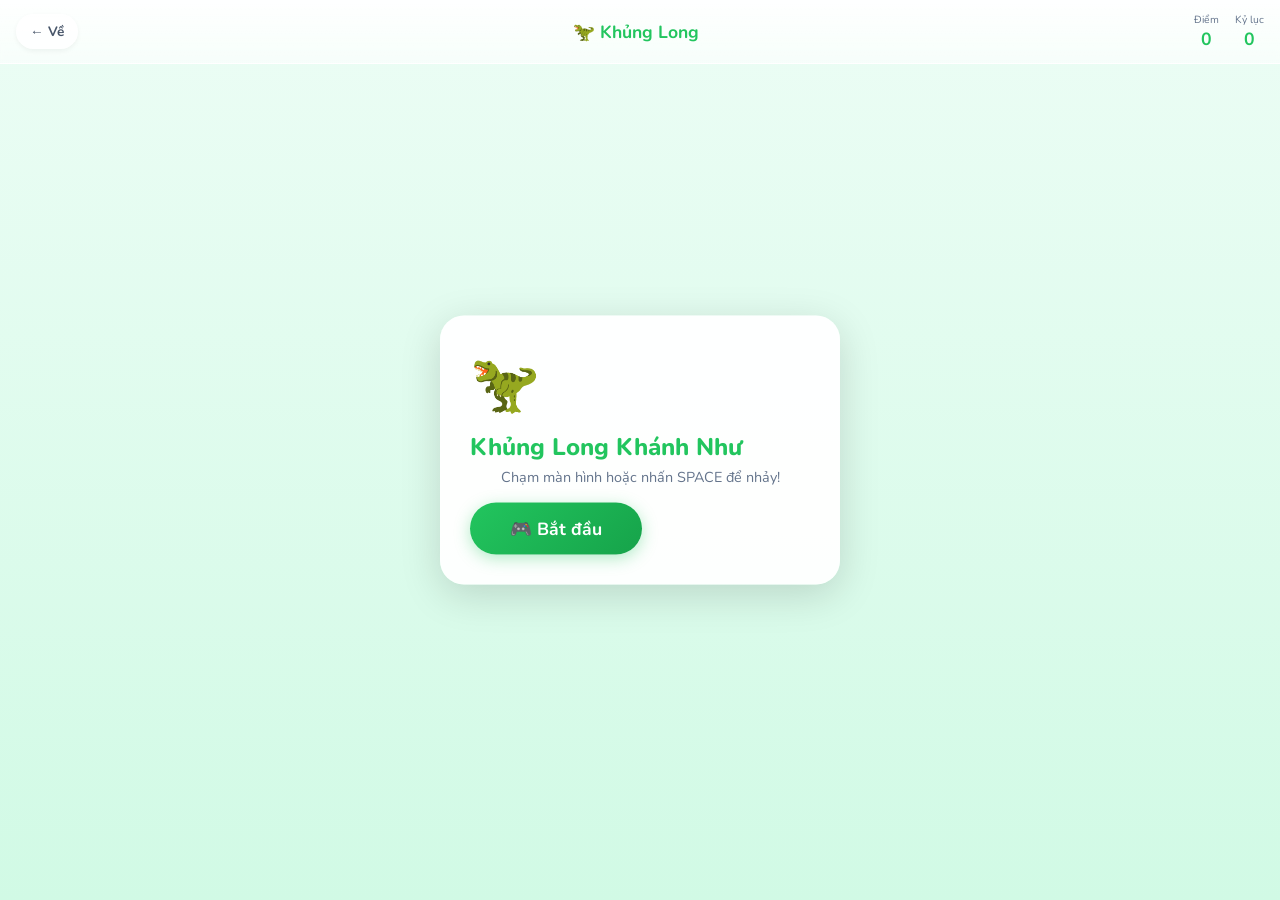
<file: arcade/games/dino/index.html>
<!DOCTYPE html>
<html lang="vi">

<head>
    <meta charset="UTF-8">
    <meta name="viewport" content="width=device-width, initial-scale=1.0, maximum-scale=1.0, user-scalable=no">
    <title>🦖 Khủng Long Khánh Như</title>
    <link href="https://fonts.googleapis.com/css2?family=Nunito:wght@400;600;700;800&display=swap" rel="stylesheet">
    <link rel="stylesheet" href="style.css">
</head>

<body>
    <header class="game-header">
        <a href="../../index.html" class="back-btn">← Về</a>
        <h1 class="game-title">🦖 Khủng Long</h1>
        <div class="score-display">
            <div class="score-item">
                <span class="score-label">Điểm</span>
                <span class="score-value" id="current-score">0</span>
            </div>
            <div class="score-item">
                <span class="score-label">Kỷ lục</span>
                <span class="score-value" id="high-score">0</span>
            </div>
        </div>
    </header>

    <div class="game-container">
        <canvas id="game-canvas"></canvas>

        <!-- Start Overlay -->
        <div class="game-overlay" id="start-overlay">
            <div class="overlay-icon">🦖</div>
            <div class="overlay-title">Khủng Long Khánh Như</div>
            <div class="overlay-subtitle">Chạm màn hình hoặc nhấn SPACE để nhảy!</div>
            <button class="start-btn" id="start-btn">🎮 Bắt đầu</button>
        </div>

        <!-- Game Over Overlay -->
        <div class="game-overlay hidden" id="gameover-overlay">
            <div class="overlay-icon">💔</div>
            <div class="overlay-title">Game Over!</div>
            <div class="overlay-score" id="final-score">Điểm: 0</div>
            <div id="highscore-message"></div>
            <button class="start-btn" id="restart-btn">🔄 Chơi lại</button>
        </div>
    </div>

    <!-- Mobile Touch Area -->
    <div class="touch-controls">
        <button class="touch-btn jump-btn" id="jump-btn">
            <span>⬆️</span>
            <small>NHẢY</small>
        </button>
        <button class="touch-btn duck-btn" id="duck-btn">
            <span>⬇️</span>
            <small>CÚI</small>
        </button>
    </div>

    <div class="instructions">
        <div class="instructions-card">
            <h3>📖 Cách chơi</h3>
            <p>• Chạm <strong>NHẢY</strong> hoặc nhấn <strong>SPACE/↑</strong> để nhảy</p>
            <p>• Giữ <strong>CÚI</strong> hoặc nhấn <strong>↓</strong> để cúi xuống</p>
            <p>• Thu thập 💎 để được thêm điểm!</p>
        </div>
    </div>

    <script src="../../sound-manager.js"></script>
    <script src="game.js"></script>
</body>

</html>
</file>
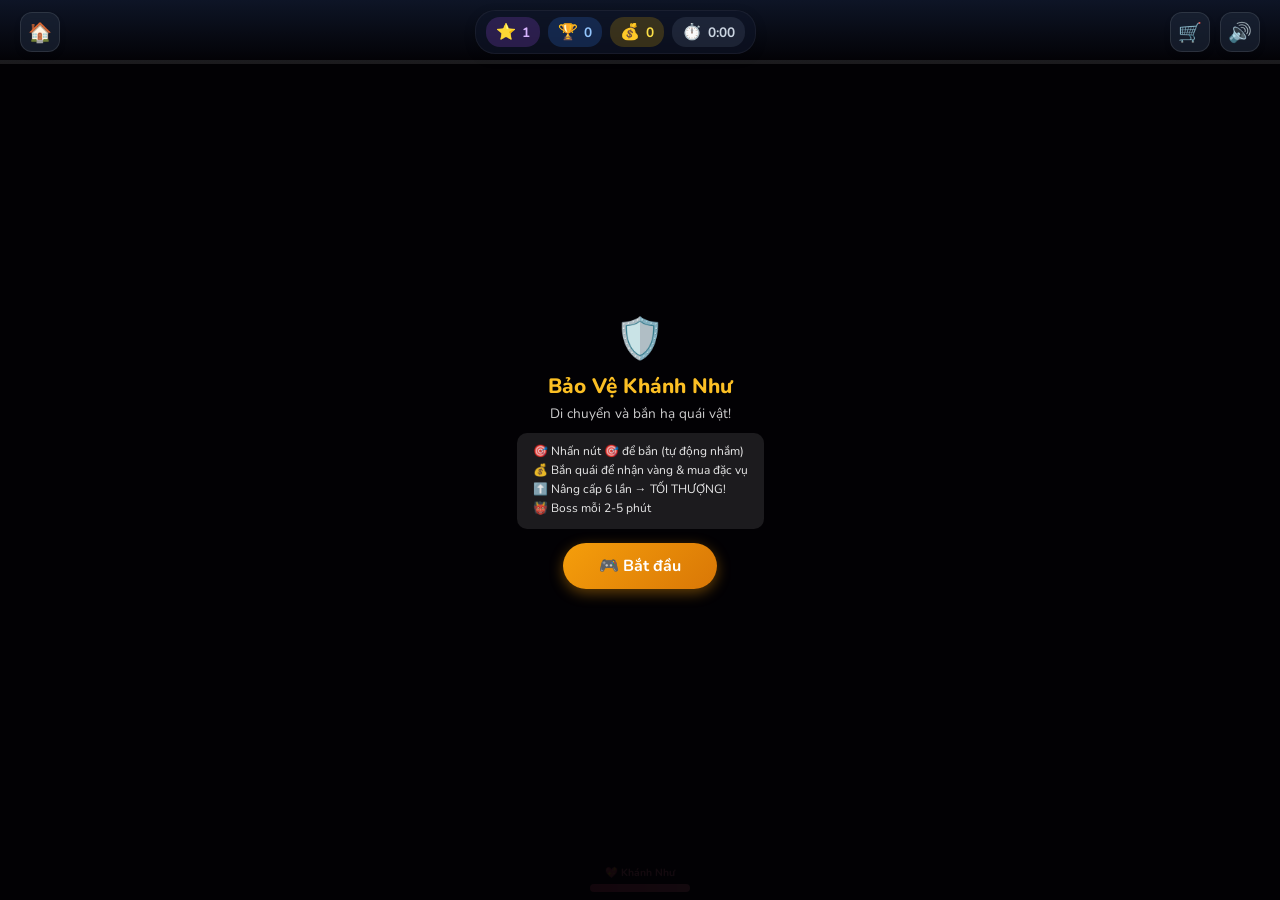
<file: arcade/games/protect/index.html>
<!DOCTYPE html>
<html lang="vi">

<head>
    <meta charset="UTF-8">
    <meta name="viewport" content="width=device-width, initial-scale=1.0, maximum-scale=1.0, user-scalable=no">
    <title>🛡️ Bảo Vệ Khánh Như - Arena</title>
    <link href="https://fonts.googleapis.com/css2?family=Nunito:wght@400;600;700;800&display=swap" rel="stylesheet">
    <link rel="stylesheet" href="style.css">
</head>

<body>

    <header class="game-header">
        <div class="header-left">
            <button class="back-btn" onclick="exitGame()">🏠</button>
        </div>

        <div class="stats-bar">
            <div class="stat-pill level-pill">
                <span class="stat-icon">⭐</span>
                <span id="level">1</span>
            </div>
            <div class="stat-pill score-pill">
                <span class="stat-icon">🏆</span>
                <span id="score">0</span>
            </div>
            <div class="stat-pill gold-pill">
                <span class="stat-icon">💰</span>
                <span id="gold">0</span>
            </div>
            <div class="stat-pill time-pill">
                <span class="stat-icon">⏱️</span>
                <span id="timer">0:00</span>
            </div>
        </div>

        <div class="header-right">
            <button class="icon-btn" id="shop-btn">🛒</button>
            <button class="icon-btn volume-btn" id="volume-btn">🔊</button>
            <div class="header-xp-container">
                <div class="header-xp-bar" id="xp-bar"></div>
            </div>
    </header>

    <div class="game-container">
        <canvas id="game-canvas"></canvas>



        <!-- KN Health Bar -->
        <div class="kn-health-container" id="kn-health-container">
            <span class="kn-label">💖 Khánh Như</span>
            <div class="kn-health-bar">
                <div class="kn-health-fill" id="kn-health"></div>
            </div>
        </div>

        <!-- Start Overlay -->
        <div class="game-overlay" id="start-overlay">
            <div class="overlay-icon">🛡️</div>
            <div class="overlay-title">Bảo Vệ Khánh Như</div>
            <div class="overlay-subtitle">Di chuyển và bắn hạ quái vật!</div>
            <div class="game-features">
                <p>🎯 Nhấn nút 🎯 để bắn (tự động nhắm)</p>
                <p>💰 Bắn quái để nhận vàng & mua đặc vụ</p>
                <p>⬆️ Nâng cấp 6 lần → TỐI THƯỢNG!</p>
                <p>👹 Boss mỗi 2-5 phút</p>
            </div>
            <button class="start-btn" id="start-btn">🎮 Bắt đầu</button>
        </div>

        <!-- Shop Panel -->
        <div class="shop-panel hidden" id="shop-panel">
            <div class="shop-header">
                <h2>🛒 Cửa Hàng Đặc Vụ</h2>
                <button class="close-shop" id="close-shop">✕</button>
            </div>
            <div class="shop-info">
                <span>Đặc vụ: <strong id="agent-count">0/3</strong></span>
            </div>
            <div class="agent-list" id="agent-list">
                <!-- Dynamically filled -->
            </div>
        </div>

        <!-- Level Up Overlay -->
        <div class="game-overlay hidden" id="levelup-overlay">
            <div class="overlay-icon">⬆️</div>
            <div class="overlay-title">LEVEL UP!</div>
            <div class="overlay-subtitle">Chọn một nâng cấp:</div>
            <div class="upgrade-options" id="upgrade-options">
                <!-- Dynamically filled -->
            </div>
        </div>

        <!-- Game Over Overlay -->
        <div class="game-overlay hidden" id="gameover-overlay">
            <div class="overlay-icon">💔</div>
            <div class="overlay-title">Khánh Như đã thất thủ!</div>
            <div class="overlay-score" id="final-score">Điểm: 0</div>
            <div class="overlay-stats" id="final-stats">Thời gian: 0:00 | Cấp: 1</div>
            <div id="highscore-message"></div>
            <button class="start-btn" id="restart-btn">🔄 Thử lại</button>
        </div>
    </div>

    <!-- Mobile Joystick -->
    <div class="joystick-container" id="joystick-container">
        <div class="joystick-base" id="joystick-base">
            <div class="joystick-stick" id="joystick-stick"></div>
        </div>
    </div>

    <!-- Fire Button + Auto-Fire -->
    <div class="fire-btn-container">
        <button class="auto-fire-btn" id="auto-fire-btn">🟢</button>
        <button class="fire-btn" id="fire-btn">🎯</button>
    </div>

    <script src="../../sound-manager.js"></script>
    <script src="game.js"></script>
</body>

</html>
</file>
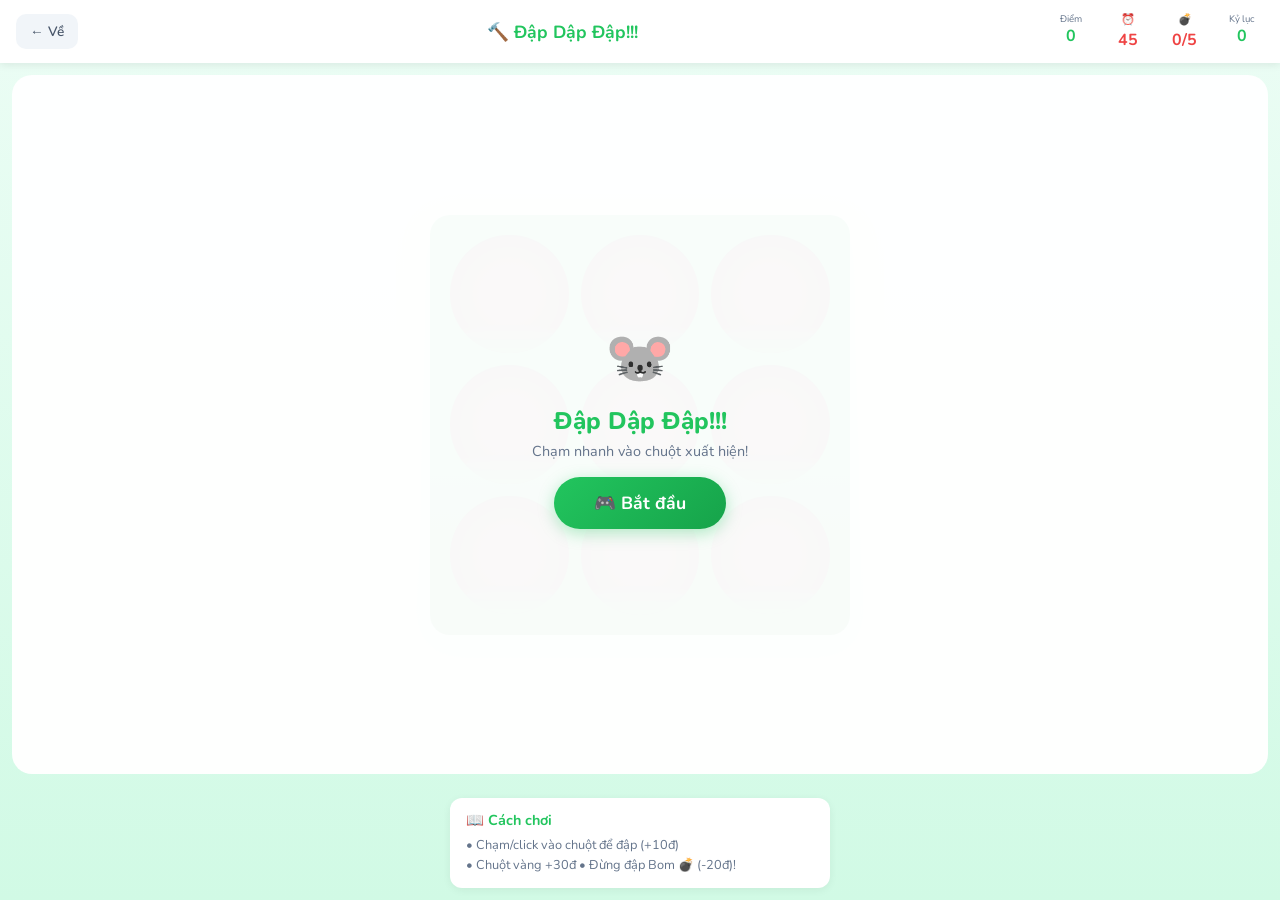
<file: arcade/games/whack/index.html>
<!DOCTYPE html>
<html lang="vi">

<head>
    <meta charset="UTF-8">
    <meta name="viewport" content="width=device-width, initial-scale=1.0, maximum-scale=1.0, user-scalable=no">
    <title>🔨 Đập Dập Đập!!! - Arcade</title>
    <link href="https://fonts.googleapis.com/css2?family=Nunito:wght@400;600;700;800&display=swap" rel="stylesheet">
    <link rel="stylesheet" href="style.css">
</head>

<body>
    <header class="game-header">
        <a href="../../index.html" class="back-btn">← Về</a>
        <h1 class="game-title">🔨 Đập Dập Đập!!!</h1>
        <div class="score-display">
            <div class="score-item">
                <span class="score-label">Điểm</span>
                <span class="score-value" id="current-score">0</span>
            </div>
            <div class="stat-box">
                <div class="stat-icon">⏰</div>
                <div class="stat-value" id="timer">45</div>
            </div>
            <div class="stat-box">
                <div class="stat-icon">💣</div>
                <div class="stat-value" id="bombs-count">0/5</div>
            </div>
            <div class="score-item">
                <span class="score-label">Kỷ lục</span>
                <span class="score-value" id="high-score">0</span>
            </div>
        </div>
    </header>

    <div class="game-container">
        <div class="game-board" id="game-board"></div>

        <div class="game-overlay" id="start-overlay">
            <div class="overlay-icon">🐭</div>
            <div class="overlay-title">Đập Dập Đập!!!</div>
            <div class="overlay-subtitle">Chạm nhanh vào chuột xuất hiện!</div>
            <button class="start-btn" id="start-btn">🎮 Bắt đầu</button>
        </div>

        <div class="game-overlay hidden" id="gameover-overlay">
            <div class="overlay-icon">🏆</div>
            <div class="overlay-title">Hết giờ!</div>
            <div class="overlay-score" id="final-score">Điểm: 0</div>
            <div id="highscore-message"></div>
            <button class="start-btn" id="restart-btn">🔄 Chơi lại</button>
        </div>
    </div>

    <div class="instructions">
        <div class="instructions-card">
            <h3>📖 Cách chơi</h3>
            <p>• Chạm/click vào chuột để đập (+10đ)</p>
            <p>• Chuột vàng +30đ • Đừng đập Bom 💣 (-20đ)!</p>
        </div>
    </div>

    <script src="../../sound-manager.js"></script>
    <script src="game.js"></script>
</body>

</html>
</file>
<file: style.css>
:root {
    --primary-pink: #ff85a2;
    --secondary-pink: #fbb1bd;
    --accent-pink: #ffb3c1;
    --bg-pink: #fff0f3;
    --text-color: #594157;
    --glass-bg: rgba(255, 255, 255, 0.4);
    --glass-border: rgba(255, 255, 255, 0.3);
    --shadow: 0 8px 32px 0 rgba(255, 133, 162, 0.15);
}

* {
    margin: 0;
    padding: 0;
    box-sizing: border-box;
    font-family: 'Comfortaa', cursive, 'Inter', sans-serif;
}

body {
    min-height: 100vh;
    background: url('bg.png') no-repeat center center fixed;
    background-size: cover;
    color: var(--text-color);
    display: flex;
    flex-direction: column;
    align-items: center;
    overflow-x: hidden;
}

/* Floating Hearts Background Animation */
.bg-hearts {
    position: fixed;
    top: 0;
    left: 0;
    width: 100%;
    height: 100%;
    pointer-events: none;
    z-index: -1;
}

.heart-particle {
    position: absolute;
    color: var(--primary-pink);
    opacity: 0.3;
    animation: float 15s linear infinite;
}

@keyframes float {
    0% { transform: translateY(100vh) rotate(0deg); opacity: 0; }
    10% { opacity: 0.5; }
    90% { opacity: 0.5; }
    100% { transform: translateY(-100px) rotate(360deg); opacity: 0; }
}

/* Container */
.container {
    max-width: 1200px;
    width: 90%;
    padding: 4rem 0;
    display: flex;
    flex-direction: column;
    align-items: center;
    gap: 3rem;
}

/* Header */
.hero {
    text-align: center;
    animation: fadeInDown 1s ease-out;
}

@keyframes fadeInDown {
    from { opacity: 0; transform: translateY(-30px); }
    to { opacity: 1; transform: translateY(0); }
}

.hero h1 {
    font-size: 3.5rem;
    font-weight: 700;
    background: linear-gradient(135deg, #ff4d6d, #ff85a2);
    -webkit-background-clip: text;
    -webkit-text-fill-color: transparent;
    margin-bottom: 1rem;
    line-height: 1.2;
}

.hero p {
    font-size: 1.2rem;
    color: #8c7284;
    font-weight: 500;
}

/* Grid Layout */
.modules-grid {
    display: grid;
    grid-template-columns: repeat(auto-fit, minmax(280px, 1fr));
    gap: 2rem;
    width: 100%;
    perspective: 1000px;
}

/* Card Style */
.card {
    background: var(--glass-bg);
    backdrop-filter: blur(12px);
    -webkit-backdrop-filter: blur(12px);
    border: 1px solid var(--glass-border);
    border-radius: 24px;
    padding: 2rem;
    text-decoration: none;
    color: inherit;
    transition: all 0.4s cubic-bezier(0.175, 0.885, 0.32, 1.275);
    display: flex;
    flex-direction: column;
    align-items: center;
    text-align: center;
    gap: 1rem;
    box-shadow: var(--shadow);
}

.card:hover {
    transform: translateY(-10px) scale(1.02);
    background: rgba(255, 255, 255, 0.6);
    box-shadow: 0 15px 45px 0 rgba(255, 133, 162, 0.25);
}

.card-icon {
    font-size: 3rem;
    background: var(--bg-pink);
    width: 80px;
    height: 80px;
    display: flex;
    align-items: center;
    justify-content: center;
    border-radius: 20px;
    margin-bottom: 0.5rem;
    transition: transform 0.3s ease;
}

.card:hover .card-icon {
    transform: rotate(10deg);
}

.card h3 {
    font-size: 1.5rem;
    color: #ff4d6d;
    font-weight: 600;
}

.card p {
    font-size: 0.95rem;
    color: #8c7284;
    line-height: 1.5;
}

.card-arrow {
    margin-top: auto;
    font-size: 1.2rem;
    color: var(--primary-pink);
    transition: transform 0.3s ease;
}

.card:hover .card-arrow {
    transform: translateX(5px);
}

/* Footer */
footer {
    margin-top: auto;
    padding: 2rem;
    font-size: 0.9rem;
    color: #ff85a2;
    opacity: 0.8;
}

/* Responsive */
@media (max-width: 768px) {
    .hero h1 { font-size: 2.5rem; }
    .container { padding: 2rem 0; }
    .modules-grid { grid-template-columns: 1fr; }
}
</file>
<file: arcade/styles.css>
/* ===== CSS Variables - Kawaii Pastel Theme ===== */
:root {
    /* Colors - Soft Pastel Palette */
    --color-primary: #ff9a9e;
    /* Soft Pink */
    --color-primary-light: #fecfef;
    --color-primary-dark: #ff758c;

    --color-secondary: #a18cd1;
    /* Soft Purple */
    --color-secondary-light: #d4c2fc;

    --color-accent: #84fab0;
    /* Mint Green */

    --color-bg: #fff1f2;
    /* Very pale pink bg */
    --color-bg-card: #ffffff;
    --color-bg-header: linear-gradient(120deg, #a18cd1 0%, #fbc2eb 100%);
    /* Purple to Pink gradient */

    --color-text: #5d5b6a;
    /* Soft dark gray/purple */
    --color-text-light: #9490a0;
    --color-text-white: #ffffff;

    /* Game Colors - Pastel Versions */
    --color-dino: #96e6a1;
    /* Pastel Green */
    --color-dino-light: #f0fdf4;
    --color-catch: #fca5a5;
    /* Pastel Red/Pink */
    --color-catch-light: #fef2f2;
    --color-whack: #93c5fd;
    /* Pastel Blue */
    --color-whack-light: #eff6ff;
    --color-protect: #fcd34d;
    /* Pastel Yellow */
    --color-protect-light: #fffbeb;

    /* Spacing */
    --spacing-xs: 4px;
    --spacing-sm: 8px;
    --spacing-md: 16px;
    --spacing-lg: 24px;
    --spacing-xl: 32px;
    --spacing-2xl: 48px;

    /* Border Radius - Extra Rounded for Cute feel */
    --radius-sm: 12px;
    --radius-md: 16px;
    --radius-lg: 24px;
    --radius-xl: 32px;
    --radius-full: 9999px;

    /* Shadows - Soft & Dreamy */
    --shadow-sm: 0 2px 4px rgba(255, 105, 180, 0.05);
    --shadow-md: 0 6px 12px -2px rgba(161, 140, 209, 0.15);
    --shadow-lg: 0 15px 25px -5px rgba(161, 140, 209, 0.2);
    --shadow-xl: 0 25px 50px -12px rgba(161, 140, 209, 0.25);

    /* Transitions */
    --transition-fast: 200ms cubic-bezier(0.175, 0.885, 0.32, 1.275);
    /* Bouncy */
    --transition-normal: 300ms ease;
}

/* ===== Reset & Base ===== */
*,
*::before,
*::after {
    margin: 0;
    padding: 0;
    box-sizing: border-box;
}

html {
    font-size: 16px;
    -webkit-tap-highlight-color: transparent;
}

body {
    font-family: 'Nunito', 'Segoe UI Rounded', 'Comfortaa', cursive, sans-serif;
    /* Rounder fonts */
    background: var(--color-bg);
    background-image: radial-gradient(#ffe4e6 2px, transparent 2px);
    background-size: 30px 30px;
    /* Polka dot pattern */
    color: var(--color-text);
    line-height: 1.6;
    min-height: 100vh;
    display: flex;
    flex-direction: column;
}

/* ===== Custom CSS Icons (Replacing Emojis) ===== */
.icon-css {
    display: inline-block;
    position: relative;
    vertical-align: middle;
}

/* 1. Game Controller Logo */
.icon-controller {
    width: 50px;
    height: 34px;
    background: #ffffff;
    border-radius: 16px;
    box-shadow: 0 4px 0 #e2e8f0;
    position: relative;
}

.icon-controller::before {
    /* D-pad */
    content: '';
    position: absolute;
    top: 50%;
    left: 10px;
    transform: translateY(-50%);
    width: 14px;
    height: 14px;
    background: #ff9a9e;
    border-radius: 50%;
    box-shadow: inset 0 2px 4px rgba(0, 0, 0, 0.1);
}

.icon-controller::after {
    /* Buttons */
    content: '';
    position: absolute;
    top: 10px;
    right: 10px;
    width: 6px;
    height: 6px;
    background: #a18cd1;
    border-radius: 50%;
    box-shadow: 8px 8px 0 #a18cd1;
}

/* 2. Trophy/Star Icon */
.icon-star {
    width: 32px;
    height: 32px;
    background: #fcd34d;
    clip-path: polygon(50% 0%, 61% 35%, 98% 35%, 68% 57%, 79% 91%, 50% 70%, 21% 91%, 32% 57%, 2% 35%, 39% 35%);
    background: linear-gradient(180deg, #fcd34d 0%, #fbbf24 100%);
    filter: drop-shadow(0 2px 2px rgba(251, 191, 36, 0.4));
}

/* 3. Target/Games Played Icon */
.icon-play {
    width: 32px;
    height: 32px;
    background: #ff9a9e;
    border-radius: 50%;
    display: flex;
    align-items: center;
    justify-content: center;
    box-shadow: 0 3px 0 #ff758c;
}

.icon-play::after {
    content: '';
    width: 0;
    height: 0;
    border-left: 10px solid white;
    border-top: 6px solid transparent;
    border-bottom: 6px solid transparent;
    margin-left: 2px;
}

/* 4. Dino Icon */
.icon-dino-egg {
    width: 60px;
    height: 70px;
    background: #96e6a1;
    border-radius: 50% 50% 50% 50% / 60% 60% 40% 40%;
    position: relative;
    box-shadow: inset -6px -6px 0 rgba(0, 0, 0, 0.05);
}

.icon-dino-egg::before {
    /* Spot */
    content: '';
    position: absolute;
    top: 25px;
    left: 15px;
    width: 12px;
    height: 16px;
    background: #dcfce7;
    border-radius: 50%;
    transform: rotate(-15deg);
}

/* 5. Gift Icon */
.icon-gift-box {
    width: 50px;
    height: 50px;
    background: #fca5a5;
    border-radius: 8px;
    position: relative;
    box-shadow: 0 4px 0 #f87171;
}

.icon-gift-box::before {
    /* Ribbon V */
    content: '';
    position: absolute;
    left: 20px;
    width: 10px;
    height: 100%;
    background: #ffffff;
}

.icon-gift-box::after {
    /* Ribbon H */
    content: '';
    position: absolute;
    top: 20px;
    width: 100%;
    height: 10px;
    background: #ffffff;
}

/* 6. Hammer Icon (Whack) */
.icon-hammer {
    width: 40px;
    height: 60px;
    position: relative;
}

.icon-hammer::before {
    /* Head */
    content: '';
    position: absolute;
    top: 0;
    left: 0;
    width: 40px;
    height: 25px;
    background: #93c5fd;
    border-radius: 8px;
    box-shadow: 0 3px 0 #60a5fa;
}

.icon-hammer::after {
    /* Handle */
    content: '';
    position: absolute;
    top: 20px;
    left: 14px;
    width: 12px;
    height: 40px;
    background: #fdba74;
    border-radius: 0 0 4px 4px;
}

/* 7. Heart Icon (Protect) */
.icon-heart-shield {
    width: 50px;
    height: 50px;
    background: #fcd34d;
    position: relative;
    clip-path: path("M25 45 L5 25 Q0 20 5 15 L12 8 Q20 0 25 10 Q30 0 38 8 L45 15 Q50 20 45 25 Z");
    transform: scale(1.1);
    box-shadow: inset 0 -3px 5px rgba(0, 0, 0, 0.1);
    background: linear-gradient(135deg, #fcd34d, #d97706);
}

/* ===== Header ===== */
.header {
    background: var(--color-bg-header);
    padding: var(--spacing-lg) var(--spacing-md);
    border-radius: 0 0 var(--radius-xl) var(--radius-xl);
    box-shadow: var(--shadow-md);
}

.header-content {
    max-width: 1100px;
    margin: 0 auto;
    display: flex;
    justify-content: space-between;
    align-items: center;
    gap: var(--spacing-md);
}

.logo {
    display: flex;
    align-items: center;
    gap: var(--spacing-md);
    background: rgba(255, 255, 255, 0.2);
    padding: 8px 16px;
    border-radius: var(--radius-full);
}

.logo-text h1 {
    font-size: 1.4rem;
    font-weight: 800;
    color: white;
    text-shadow: 0 2px 4px rgba(0, 0, 0, 0.1);
}

.logo-text p {
    font-size: 0.85rem;
    color: rgba(255, 255, 255, 0.9);
}

.stat {
    display: flex;
    align-items: center;
    gap: var(--spacing-sm);
    background: rgba(255, 255, 255, 0.25);
    padding: var(--spacing-sm) var(--spacing-md);
    border-radius: var(--radius-full);
    backdrop-filter: blur(5px);
    border: 1px solid rgba(255, 255, 255, 0.3);
}

.stat-value {
    color: white;
    font-weight: 800;
}

.stat-label {
    color: rgba(255, 255, 255, 0.9);
}

/* ===== Main ===== */
.main {
    flex: 1;
    max-width: 1100px;
    width: 100%;
    margin: 0 auto;
    padding: var(--spacing-xl) var(--spacing-md);
}

/* ===== Welcome Banner ===== */
.welcome-banner {
    display: flex;
    align-items: center;
    gap: var(--spacing-lg);
    background: white;
    padding: var(--spacing-lg) var(--spacing-xl);
    border-radius: var(--radius-xl);
    margin-bottom: var(--spacing-xl);
    box-shadow: var(--shadow-md);
    border: 2px solid var(--color-primary-light);
    position: relative;
    overflow: hidden;
}

.welcome-banner::after {
    content: '';
    position: absolute;
    top: -20px;
    right: -20px;
    width: 100px;
    height: 100px;
    background: var(--color-primary-light);
    border-radius: 50%;
    opacity: 0.5;
}

.welcome-text h2 {
    color: var(--color-secondary);
    font-size: 1.6rem;
}

.welcome-text p {
    color: var(--color-text-light);
}

/* ===== Games Section ===== */
.section-title {
    display: flex;
    align-items: center;
    gap: var(--spacing-sm);
    font-size: 1.4rem;
    color: var(--color-secondary);
    margin-bottom: var(--spacing-lg);
    text-align: center;
    justify-content: center;
}

.games-grid {
    display: grid;
    grid-template-columns: repeat(auto-fit, minmax(280px, 1fr));
    gap: var(--spacing-lg);
}

/* ===== Game Card (Cute Style) ===== */
.game-card {
    position: relative;
    display: flex;
    flex-direction: column;
    align-items: center;
    text-align: center;
    background: var(--color-bg-card);
    border-radius: var(--radius-xl);
    padding: var(--spacing-xl) var(--spacing-lg);
    text-decoration: none;
    color: inherit;
    box-shadow: var(--shadow-sm);
    border: 3px solid transparent;
    transition: var(--transition-fast);
    overflow: hidden;
}

.game-card:hover {
    transform: translateY(-8px) scale(1.02);
    box-shadow: var(--shadow-lg);
    border-color: var(--color-primary-light);
}

/* Card Themes */
.game-dino {
    background: linear-gradient(135deg, white 50%, var(--color-dino-light) 100%);
}

.game-catch {
    background: linear-gradient(135deg, white 50%, var(--color-catch-light) 100%);
}

.game-whack {
    background: linear-gradient(135deg, white 50%, var(--color-whack-light) 100%);
}

.game-protect {
    background: linear-gradient(135deg, white 50%, var(--color-protect-light) 100%);
}

.special-gacha {
    cursor: pointer;
}

.game-icon-wrapper {
    width: 100px;
    height: 100px;
    border-radius: 50%;
    background: white;
    display: flex;
    align-items: center;
    justify-content: center;
    margin-bottom: var(--spacing-md);
    box-shadow: var(--shadow-md);
}

.game-content h3 {
    font-size: 1.3rem;
    color: var(--color-text);
    margin-bottom: var(--spacing-xs);
}

.game-content p {
    font-size: 0.9rem;
    color: var(--color-text-light);
    margin-bottom: var(--spacing-md);
    min-height: 2.5em;
    /* Align cards */
}

/* Cute Tags */
.tag {
    padding: 4px 12px;
    border-radius: var(--radius-full);
    font-size: 0.75rem;
    font-weight: 700;
    letter-spacing: 0.5px;
}

.tag-easy {
    background: #d1fae5;
    color: #059669;
}

.tag-medium {
    background: #fee2e2;
    color: #dc2626;
}

.tag-hard {
    background: #dbeafe;
    color: #2563eb;
}

/* Score Badge */
.game-score {
    margin-top: var(--spacing-md);
    background: var(--color-bg);
    padding: 6px 16px;
    border-radius: var(--radius-full);
    font-weight: 700;
    font-size: 0.9rem;
    color: var(--color-secondary);
    display: flex;
    align-items: center;
    gap: 6px;
}

/* Footer */
.footer {
    text-align: center;
    padding: var(--spacing-xl);
    color: var(--color-text-light);
    margin-top: auto;
}

.footer p {
    font-size: 0.9rem;
    opacity: 0.8;
}

/* Responsive */
@media (max-width: 640px) {
    .header-content {
        flex-direction: column;
        gap: var(--spacing-md);
    }

    .stats {
        width: 100%;
        justify-content: center;
    }

    .games-grid {
        grid-template-columns: 1fr;
    }

    .game-card {
        flex-direction: row;
        align-items: center;
        text-align: left;
        padding: var(--spacing-md);
        gap: var(--spacing-md);
    }

    .game-icon-wrapper {
        width: 70px;
        height: 70px;
        flex-shrink: 0;
        margin-bottom: 0;
    }

    .game-content p {
        min-height: auto;
        margin-bottom: 4px;
    }

    .game-score {
        display: none;
        /* Hide score on tiny cards to save space */
    }
}

/* --- GACHA SYSTEM STYLES --- */
.gacha-overlay {
    position: fixed;
    top: 0;
    left: 0;
    width: 100%;
    height: 100%;
    background: rgba(0, 0, 0, 0.85);
    display: flex;
    align-items: center;
    justify-content: center;
    z-index: 2000;
    backdrop-filter: blur(5px);
}

.gacha-overlay.hidden {
    display: none;
}

.gacha-card {
    background: #fff;
    width: 90%;
    max-width: 450px;
    border-radius: 20px;
    padding: 20px;
    box-shadow: 0 0 30px rgba(251, 191, 36, 0.5);
    border: 4px solid #f59e0b;
    max-height: 90vh;
    overflow-y: auto;
    text-align: center;
    position: relative;
    animation: zoomIn 0.3s cubic-bezier(0.175, 0.885, 0.32, 1.275);
}

.gacha-header {
    display: flex;
    justify-content: space-between;
    align-items: center;
    margin-bottom: 15px;
}

.gacha-header h2 {
    color: #d97706;
    margin: 0;
    font-size: 1.5rem;
}

.gacha-close {
    background: #fee2e2;
    color: #ef4444;
    border: none;
    width: 32px;
    height: 32px;
    border-radius: 50%;
    font-weight: 800;
    cursor: pointer;
}

.points-badge {
    background: #eff6ff;
    color: #2563eb;
    padding: 8px 16px;
    border-radius: 50px;
    display: inline-block;
    font-weight: 700;
    margin-bottom: 20px;
}

.gacha-display {
    height: 200px;
    background: radial-gradient(circle, #fffbeb 0%, #fff 70%);
    border-radius: 16px;
    margin-bottom: 20px;
    display: flex;
    align-items: center;
    justify-content: center;
    border: 2px dashed #fcd34d;
    position: relative;
    overflow: hidden;
}

.gacha-box {
    font-size: 5rem;
    animation: bounce 2s infinite;
}

.gacha-result-container {
    display: flex;
    flex-direction: column;
    align-items: center;
    width: 100%;
}

.gacha-result-container.hidden {
    display: none;
}

.gacha-reward-img {
    width: 120px;
    height: 120px;
    object-fit: contain;
    filter: drop-shadow(0 4px 6px rgba(0, 0, 0, 0.1));
    margin-bottom: 10px;
}

.gacha-reward-name {
    font-weight: 700;
    color: #1e2937;
    margin-bottom: 5px;
}

.gacha-reward-note {
    font-size: 0.8rem;
    color: #ef4444;
}



.gacha-controls {
    display: flex;
    flex-direction: column;
    gap: 10px;
    margin-bottom: 25px;
    width: 100%;
}

.multi-spin-row {
    display: flex;
    gap: 10px;
    width: 100%;
}

.spin-btn {
    background: linear-gradient(135deg, #f59e0b, #d97706);
    color: white;
    border: none;
    padding: 14px;
    border-radius: 50px;
    font-weight: 800;
    font-size: 1.1rem;
    cursor: pointer;
    width: 100%;
    box-shadow: 0 4px 15px rgba(245, 158, 11, 0.4);
    margin-bottom: 0;
    transition: transform 0.1s;
}

.spin-btn.secondary {
    background: linear-gradient(135deg, #3b82f6, #2563eb);
    box-shadow: 0 4px 15px rgba(37, 99, 235, 0.4);
    flex: 1;
    font-size: 0.95rem;
}

.spin-btn:active {
    transform: scale(0.96);
}

.spin-btn:disabled {
    background: #cbd5e1;
    cursor: not-allowed;
    box-shadow: none;
}

.collection-area {
    text-align: left;
}

.collection-area h3 {
    font-size: 1rem;
    color: #64748b;
    margin-bottom: 10px;
}

.collection-grid {
    display: grid;
    grid-template-columns: repeat(5, 1fr);
    gap: 8px;
}

.collection-item {
    aspect-ratio: 1;
    background: #f8fafc;
    border-radius: 8px;
    display: flex;
    align-items: center;
    justify-content: center;
    font-size: 1.2rem;
    filter: grayscale(1);
    opacity: 0.5;
    border: 1px solid #e2e8f0;
}

.collection-item.owned {
    filter: grayscale(0);
    opacity: 1;
    background: #fff;
    border-color: #f59e0b;
    box-shadow: 0 2px 4px rgba(0, 0, 0, 0.05);
}

.collection-item img {
    width: 80%;
    height: 80%;
    object-fit: contain;
}

@keyframes bounce {

    0%,
    100% {
        transform: translateY(0);
    }

    50% {
        transform: translateY(-10px);
    }
}


@keyframes shakeHard {
    0% {
        transform: translate(1px, 1px) rotate(0deg);
    }

    10% {
        transform: translate(-1px, -2px) rotate(-1deg);
    }

    20% {
        transform: translate(-3px, 0px) rotate(1deg);
    }

    30% {
        transform: translate(3px, 2px) rotate(0deg);
    }

    40% {
        transform: translate(1px, -1px) rotate(1deg);
    }

    50% {
        transform: translate(-1px, 2px) rotate(-1deg);
    }

    60% {
        transform: translate(-3px, 1px) rotate(0deg);
    }

    70% {
        transform: translate(3px, 1px) rotate(-1deg);
    }

    80% {
        transform: translate(-1px, -1px) rotate(1deg);
    }

    90% {
        transform: translate(1px, 2px) rotate(0deg);
    }

    100% {
        transform: translate(1px, -2px) rotate(-1deg);
    }
}

.gacha-box.shaking {
    animation: shakeHard 0.5s infinite;
    filter: drop-shadow(0 0 15px #f59e0b);
    font-size: 6rem;
    /* Slightly larger when shaking */
}

/* Burst effect background */
.gacha-display::before {
    content: '';
    position: absolute;
    top: 50%;
    left: 50%;
    width: 0;
    height: 0;
    background: radial-gradient(circle, rgba(253, 224, 71, 0.8) 0%, rgba(255, 255, 255, 0) 70%);
    border-radius: 50%;
    transform: translate(-50%, -50%);
    transition: width 0.5s, height 0.5s;
    z-index: 0;
}

.gacha-display.burst::before {
    width: 300px;
    height: 300px;
}

.spin-counter-badge {
    margin-top: 5px;
    font-size: 0.8rem;
    background: #e0f2fe;
    color: #0369a1;
    padding: 2px 10px;
    border-radius: 12px;
    display: inline-block;
    font-weight: 600;
}

.code-btn {
    background: none;
    border: none;
    cursor: pointer;
    color: #eab308;
    font-weight: bold;
    font-size: 0.9rem;
    padding: 0 5px;
    transition: transform 0.2s;
}

.code-btn:hover {
    transform: scale(1.1);
    color: #fca5a5;
}

.gacha-multi-result {
    display: grid;
    grid-template-columns: repeat(5, 1fr);
    gap: 5px;
    width: 100%;
    padding: 10px;
    overflow-y: auto;
    max-height: 100%;
    margin-bottom: 10px;
}

.gacha-multi-result.hidden {
    display: none;
}

.gacha-mini-item {
    display: flex;
    flex-direction: column;
    align-items: center;
    justify-content: center;
    background: #fff;
    border-radius: 8px;
    padding: 5px;
    font-size: 0.65rem;
    box-shadow: 0 2px 4px rgba(0, 0, 0, 0.1);
    animation: popIn 0.3s backwards;
    min-height: 70px;
}

.gacha-mini-item img {
    width: 40px;
    height: 40px;
    object-fit: contain;
    margin-bottom: 2px;
}

.gacha-mini-item.miss {
    background: #f8fafc;
    color: #94a3b8;
}

.gacha-mini-item.duplicate {
    border: 1px solid #f97316;
    opacity: 0.8;
    position: relative;
    overflow: hidden;
}

.gacha-mini-item.duplicate::after {
    content: 'Đã có';
    position: absolute;
    top: 0;
    left: 0;
    right: 0;
    background: rgba(249, 115, 22, 0.9);
    color: #fff;
    font-size: 0.6rem;
    padding: 2px 0;
}

.gacha-mini-item.new {
    border: 2px solid #22c55e;
    background: #f0fdf4;
    transform: scale(1.05);
    z-index: 10;
    box-shadow: 0 4px 10px rgba(34, 197, 94, 0.3);
}

@keyframes popIn {
    0% {
        opacity: 0;
        transform: scale(0);
    }

    80% {
        transform: scale(1.1);
    }

    100% {
        transform: scale(1);
    }
}

/* GACHA 3D CARDS */
.gacha-stage {
    width: 100%;
    height: 100%;
    min-height: 250px;
    display: flex;
    align-items: center;
    justify-content: center;
    perspective: 1000px;
    flex-wrap: wrap;
    gap: 15px;
    padding: 10px;
}

.placeholder-text {
    color: #9ca3af;
    font-size: 1.2rem;
    font-weight: 600;
}

.flip-card {
    background-color: transparent;
    width: 100px;
    /* Mini size for multi */
    height: 140px;
    perspective: 1000px;
    animation: dealIn 0.3s ease-out backwards;
}

.flip-card.single {
    width: 160px;
    height: 220px;
}

.flip-card-inner {
    position: relative;
    width: 100%;
    height: 100%;
    text-align: center;
    transition: transform 0.4s cubic-bezier(0.175, 0.885, 0.32, 1.275);
    transform-style: preserve-3d;
    cursor: pointer;
}

.flip-card.flipped .flip-card-inner {
    transform: rotateY(180deg);
}

.flip-card-front,
.flip-card-back {
    position: absolute;
    width: 100%;
    height: 100%;
    -webkit-backface-visibility: hidden;
    backface-visibility: hidden;
    border-radius: 12px;
    box-shadow: 0 4px 10px rgba(0, 0, 0, 0.15);
    display: flex;
    flex-direction: column;
    align-items: center;
    justify-content: center;
    overflow: hidden;
}

/* Card Back (Mặt úp - Pattern đẹp) */
.flip-card-front {
    background: linear-gradient(135deg, #4f46e5 0%, #9333ea 50%, #db2777 100%);
    border: 2px solid rgba(255, 255, 255, 0.4);
}

.flip-card-front::before {
    content: '';
    position: absolute;
    inset: 0;
    background-image:
        radial-gradient(circle at 20% 30%, rgba(255, 255, 255, 0.2) 2px, transparent 3px),
        radial-gradient(circle at 80% 70%, rgba(255, 255, 255, 0.2) 2px, transparent 3px);
    background-size: 20px 20px;
}

.flip-card-front::after {
    content: '★';
    font-size: 3rem;
    color: rgba(255, 255, 255, 0.8);
    filter: drop-shadow(0 0 5px rgba(255, 255, 255, 0.5));
    animation: pulse 2s infinite;
}

/* Card Front (Mặt ngửa - Phần thưởng) */
.flip-card-back {
    background-color: white;
    transform: rotateY(180deg);
    border: 3px solid #e5e7eb;
    padding: 10px;
}

.flip-card-back img {
    width: 70%;
    height: 70%;
    object-fit: contain;
    margin-bottom: 5px;
    filter: drop-shadow(0 4px 4px rgba(0, 0, 0, 0.1));
}

.card-reward-name {
    font-size: 0.8rem;
    font-weight: 700;
    color: #1f2937;
    margin-top: auto;
    margin-bottom: 5px;
    line-height: 1.2;
}

.card-reward-type {
    font-size: 0.6rem;
    padding: 2px 6px;
    border-radius: 10px;
    background: #f3f4f6;
    color: #6b7280;
    font-weight: 600;
}

/* Rare Styling */
.flip-card-back.rare {
    background: radial-gradient(circle, #fffbeb, #fff);
    border-color: #f59e0b;
    box-shadow: 0 0 15px rgba(245, 158, 11, 0.3);
}

.flip-card-back.rare .card-reward-name {
    color: #d97706;
}

@keyframes dealIn {
    0% {
        opacity: 0;
        transform: translateY(50px) scale(0.5) rotate(-10deg);
    }

    100% {
        opacity: 1;
        transform: translateY(0) scale(1) rotate(0deg);
    }
}

/* JACKPOT OVERLAY */
.jackpot-overlay {
    position: fixed;
    top: 0;
    left: 0;
    right: 0;
    bottom: 0;
    background: rgba(0, 0, 0, 0.9);
    z-index: 9999;
    display: flex;
    align-items: center;
    justify-content: center;
    animation: fadeIn 0.5s;
}

.jackpot-overlay.hidden {
    display: none;
}

.jackpot-content {
    text-align: center;
    position: relative;
    z-index: 10;
}

.sunburst {
    position: absolute;
    top: 50%;
    left: 50%;
    width: 600px;
    height: 600px;
    background: repeating-conic-gradient(from 0deg,
            rgba(251, 191, 36, 0.4) 0deg 20deg,
            transparent 20deg 40deg);
    border-radius: 50%;
    transform: translate(-50%, -50%);
    animation: rotateSlow 20s linear infinite;
    z-index: -1;
    pointer-events: none;
}

.jackpot-img {
    width: 250px;
    height: 250px;
    object-fit: contain;
    filter: drop-shadow(0 0 30px rgba(251, 191, 36, 0.8));
    animation: popIn 1s cubic-bezier(0.68, -0.55, 0.27, 1.55), float 3s ease-in-out infinite;
}

.jackpot-title {
    font-size: 3rem;
    font-weight: 900;
    color: transparent;
    background: linear-gradient(to right, #fcd34d, #f59e0b, #fff, #f59e0b);
    background-size: 200%;
    -webkit-background-clip: text;
    background-clip: text;
    animation: shineText 3s linear infinite;
    margin: 20px 0 10px;
    text-shadow: 0 0 20px rgba(245, 158, 11, 0.5);
}

.jackpot-msg {
    color: white;
    font-size: 1.5rem;
    line-height: 1.6;
}

@keyframes rotateSlow {
    from {
        transform: translate(-50%, -50%) rotate(0deg);
    }

    to {
        transform: translate(-50%, -50%) rotate(360deg);
    }
}

@keyframes shineText {
    0% {
        background-position: 200% center;
    }

    100% {
        background-position: 0% center;
    }
}

@keyframes float {

    0%,
    100% {
        transform: translateY(0);
    }

    50% {
        transform: translateY(-20px);
    }
}

@keyframes fadeIn {
    from {
        opacity: 0;
    }

    to {
        opacity: 1;
    }
}

/* Giftcode Card Style (Purple Theme) */
.game-card.game-giftcode:hover {
    border-color: #8b5cf6;
    box-shadow: 0 10px 20px rgba(139, 92, 246, 0.15);
}

.game-card.game-giftcode .game-icon-wrapper {
    background: #f5f3ff;
    color: #8b5cf6;
    font-size: 2rem;
    display: flex;
    align-items: center;
    justify-content: center;
}

.game-card.game-giftcode:hover .game-icon-wrapper {
    background: #8b5cf6;
    color: white;
}

.game-card.game-giftcode .play-hint {
    background: #f5f3ff;
    color: #7c3aed;
}

.game-card.game-giftcode:hover .play-hint {
    background: #8b5cf6;
    color: white;
}

/* Mobile Optimization for Gacha Cards */
@media (max-width: 600px) {
    .gacha-display {
        height: auto;
        min-height: 250px;
        max-height: 55vh;
        overflow: hidden;
    }

    .gacha-stage {
        padding: 5px;
        align-items: flex-start;
        justify-content: center;
        overflow-y: auto;
        max-height: 55vh;
        align-content: flex-start;
    }

    /* Hide scrollbar */
    .gacha-stage::-webkit-scrollbar {
        width: 4px;
    }

    .gacha-stage::-webkit-scrollbar-thumb {
        background: #cbd5e1;
        border-radius: 4px;
    }

    .flip-card {
        width: 85px;
        height: 120px;
    }

    .flip-card.single {
        width: 140px;
        height: 200px;
        margin: 20px auto;
    }

    .card-reward-name {
        font-size: 0.6rem;
        display: -webkit-box;
        -webkit-line-clamp: 2;
        line-clamp: 2;
        -webkit-box-orient: vertical;
        overflow: hidden;
    }

    .multi-spin-row .spin-btn {
        padding: 12px 2px;
        font-size: 0.85rem;
    }
}
</file>
<file: bipbo/styles.css>
/* ========================================
   🐕 Truy Bắt Bíp Bơ - Stylesheet
   ✨ Phong cách nhẹ nhàng, nữ tính
   ======================================== */

/* CSS Variables - Soft & Feminine Palette */
:root {
    /* Primary Colors - Soft Rose & Blush */
    --primary-pink: #f8a5c2;
    --primary-rose: #f78fb3;
    --primary-coral: #ffb8b8;
    --primary-peach: #ffd3b6;

    /* Accent Colors - Lavender & Mint */
    --accent-purple: #c9b1ff;
    --accent-lavender: #e8daef;
    --accent-blue: #a6c1ee;
    --accent-mint: #b5ead7;
    --accent-cream: #ffeaa7;

    /* Background Colors */
    --bg-cream: #fef9f3;
    --bg-pink: #fff5f7;
    --bg-lavender: #f8f4ff;
    --bg-gradient: linear-gradient(135deg, #fef9f3 0%, #fff5f7 50%, #f8f4ff 100%);

    /* Text Colors */
    --text-dark: #5a4a6a;
    --text-light: #8a7a9a;
    --text-muted: #b0a0c0;

    /* Shadows - Softer & Dreamier */
    --shadow-soft: 0 8px 32px rgba(248, 165, 194, 0.15);
    --shadow-medium: 0 12px 40px rgba(200, 177, 255, 0.2);
    --shadow-glow: 0 0 30px rgba(248, 165, 194, 0.3);
    --shadow-float: 0 15px 35px rgba(95, 75, 139, 0.1);

    /* Border Radius - More Rounded & Soft */
    --border-radius-sm: 15px;
    --border-radius-md: 22px;
    --border-radius-lg: 28px;
    --border-radius-xl: 38px;
    --border-radius-full: 50px;

    /* Transitions - Gentle & Smooth */
    --transition-smooth: all 0.35s cubic-bezier(0.4, 0, 0.2, 1);
    --transition-bounce: all 0.4s cubic-bezier(0.68, -0.55, 0.265, 1.55);
    --transition-gentle: all 0.5s ease-out;
}

/* Reset & Base */
* {
    margin: 0;
    padding: 0;
    box-sizing: border-box;
    -webkit-tap-highlight-color: transparent;
}

body {
    font-family: 'Quicksand', sans-serif;
    background: var(--bg-gradient);
    min-height: 100vh;
    overflow: hidden;
    touch-action: none;
    color: var(--text-dark);
    letter-spacing: 0.02em;
}

/* ========================================
   ANIMATIONS
   ======================================== */

@keyframes float {

    0%,
    100% {
        transform: translateY(0px);
    }

    50% {
        transform: translateY(-15px);
    }
}

@keyframes bounce {

    0%,
    100% {
        transform: translateY(0) scale(1);
    }

    50% {
        transform: translateY(-12px) scale(1.05);
    }
}

@keyframes wiggle {

    0%,
    100% {
        transform: rotate(-8deg);
    }

    50% {
        transform: rotate(8deg);
    }
}

@keyframes pulse {

    0%,
    100% {
        transform: scale(1);
        opacity: 1;
    }

    50% {
        transform: scale(1.05);
        opacity: 0.9;
    }
}

@keyframes shimmer {
    0% {
        background-position: -200% center;
    }

    100% {
        background-position: 200% center;
    }
}

@keyframes fadeInUp {
    from {
        opacity: 0;
        transform: translateY(30px);
    }

    to {
        opacity: 1;
        transform: translateY(0);
    }
}

@keyframes fadeInScale {
    from {
        opacity: 0;
        transform: scale(0.8);
    }

    to {
        opacity: 1;
        transform: scale(1);
    }
}

@keyframes slideInLeft {
    from {
        opacity: 0;
        transform: translateX(-50px);
    }

    to {
        opacity: 1;
        transform: translateX(0);
    }
}

@keyframes slideInRight {
    from {
        opacity: 0;
        transform: translateX(50px);
    }

    to {
        opacity: 1;
        transform: translateX(0);
    }
}

@keyframes heartbeat {

    0%,
    100% {
        transform: scale(1);
    }

    14% {
        transform: scale(1.1);
    }

    28% {
        transform: scale(1);
    }

    42% {
        transform: scale(1.1);
    }

    70% {
        transform: scale(1);
    }
}

@keyframes run {

    0%,
    100% {
        transform: translateY(0);
    }

    25% {
        transform: translateY(-2px);
    }

    50% {
        transform: translateY(-4px);
    }

    75% {
        transform: translateY(-2px);
    }
}

@keyframes cloudFloat {
    0% {
        transform: translateX(-100%);
    }

    100% {
        transform: translateX(calc(100vw + 100%));
    }
}

@keyframes sparkle {

    0%,
    100% {
        opacity: 0;
        transform: scale(0);
    }

    50% {
        opacity: 1;
        transform: scale(1);
    }
}

@keyframes confettiFall {
    0% {
        transform: translateY(-100vh) rotate(0deg);
        opacity: 1;
    }

    100% {
        transform: translateY(100vh) rotate(720deg);
        opacity: 0;
    }
}

@keyframes pawFade {
    0% {
        opacity: 0.7;
        transform: scale(1) rotate(0deg);
    }

    100% {
        opacity: 0;
        transform: scale(0.5) rotate(15deg);
    }
}

@keyframes glowPulse {

    0%,
    100% {
        box-shadow: 0 0 20px rgba(255, 107, 157, 0.3);
    }

    50% {
        box-shadow: 0 0 40px rgba(255, 107, 157, 0.6);
    }
}

/* ========================================
   MAIN MENU SCREEN
   ======================================== */

.menu-screen {
    position: fixed;
    top: 0;
    left: 0;
    width: 100%;
    height: 100%;
    display: flex;
    flex-direction: column;
    align-items: center;
    justify-content: center;
    z-index: 1000;
    background: linear-gradient(180deg,
            #fff9f7 0%,
            #fff0f5 30%,
            #fce4f0 60%,
            #f8e8ff 100%);
    padding: 20px;
    overflow: hidden;
}

/* Floating decorative elements */
.menu-screen::before,
.menu-screen::after {
    content: '✨';
    position: absolute;
    font-size: 2rem;
    opacity: 0.4;
    animation: floatSoft 6s ease-in-out infinite;
}

.menu-screen::before {
    top: 15%;
    left: 10%;
    animation-delay: -2s;
}

.menu-screen::after {
    top: 25%;
    right: 15%;
    content: '🌸';
    animation-delay: -4s;
}

@keyframes floatSoft {

    0%,
    100% {
        transform: translateY(0) rotate(0deg);
    }

    50% {
        transform: translateY(-20px) rotate(10deg);
    }
}

.menu-screen.hidden {
    display: none;
}

.menu-mascot {
    font-size: 6rem;
    animation: floatGentle 4s ease-in-out infinite;
    filter: drop-shadow(0 15px 30px rgba(248, 165, 194, 0.3));
    margin-bottom: 15px;
}

@keyframes floatGentle {

    0%,
    100% {
        transform: translateY(0px);
    }

    50% {
        transform: translateY(-12px);
    }
}

.menu-title {
    font-size: clamp(2rem, 8vw, 3.2rem);
    font-weight: 700;
    background: linear-gradient(135deg,
            var(--primary-rose) 0%,
            var(--accent-purple) 50%,
            var(--primary-pink) 100%);
    -webkit-background-clip: text;
    -webkit-text-fill-color: transparent;
    background-clip: text;
    text-shadow: none;
    margin-bottom: 10px;
    animation: fadeInUp 0.8s ease-out;
    letter-spacing: 0.05em;
}

.menu-subtitle {
    font-size: 1.05rem;
    color: var(--text-light);
    margin-bottom: 35px;
    animation: fadeInUp 0.8s ease-out 0.2s backwards;
    font-weight: 500;
}

/* Custom Buttons - Soft & Feminine */
.btn {
    position: relative;
    padding: 16px 42px;
    font-size: 1.05rem;
    font-weight: 600;
    font-family: 'Quicksand', sans-serif;
    border: none;
    border-radius: var(--border-radius-full);
    cursor: pointer;
    margin: 8px;
    transition: var(--transition-smooth);
    overflow: hidden;
    text-transform: none;
    letter-spacing: 0.5px;
    backdrop-filter: blur(10px);
}

.btn::before {
    content: '';
    position: absolute;
    top: 0;
    left: -100%;
    width: 100%;
    height: 100%;
    background: linear-gradient(90deg,
            transparent,
            rgba(255, 255, 255, 0.4),
            transparent);
    transition: left 0.6s ease;
}

.btn:hover::before {
    left: 100%;
}

.btn:hover {
    transform: translateY(-4px) scale(1.02);
}

.btn:active {
    transform: scale(0.97);
}

/* Play Button - Soft Rose Gradient */
.btn-play {
    background: linear-gradient(135deg,
            var(--primary-pink) 0%,
            var(--primary-rose) 50%,
            #e8a0c0 100%);
    color: white;
    box-shadow: 0 8px 25px rgba(248, 165, 194, 0.4),
        0 2px 8px rgba(247, 143, 179, 0.3);
    animation: fadeInUp 0.8s ease-out 0.4s backwards;
    border: 2px solid rgba(255, 255, 255, 0.3);
}

.btn-play:hover {
    box-shadow: 0 15px 40px rgba(248, 165, 194, 0.5),
        0 5px 15px rgba(247, 143, 179, 0.4);
}

.btn-play .btn-icon {
    display: inline-block;
    width: 0;
    height: 0;
    border-left: 10px solid white;
    border-top: 6px solid transparent;
    border-bottom: 6px solid transparent;
    margin-right: 10px;
    vertical-align: middle;
}

/* Skin Button - Soft Mint & Blue */
.btn-skin {
    background: linear-gradient(135deg,
            var(--accent-mint) 0%,
            var(--accent-blue) 100%);
    color: #3d6e8a;
    box-shadow: 0 8px 25px rgba(181, 234, 215, 0.4),
        0 2px 8px rgba(166, 193, 238, 0.3);
    animation: fadeInUp 0.8s ease-out 0.5s backwards;
    border: 2px solid rgba(255, 255, 255, 0.4);
}

.btn-skin:hover {
    box-shadow: 0 15px 40px rgba(181, 234, 215, 0.5),
        0 5px 15px rgba(166, 193, 238, 0.4);
}

.btn-skin .btn-icon {
    display: inline-block;
    width: 16px;
    height: 16px;
    border: 2.5px solid #3d6e8a;
    border-radius: 50%;
    margin-right: 8px;
    vertical-align: middle;
    position: relative;
}

.btn-skin .btn-icon::after {
    content: '';
    position: absolute;
    bottom: -7px;
    left: 50%;
    transform: translateX(-50%);
    width: 14px;
    height: 8px;
    border: 2.5px solid #3d6e8a;
    border-top: none;
    border-radius: 0 0 10px 10px;
}

/* Shop Button - Soft Cream & Gold */
.btn-shop {
    background: linear-gradient(135deg,
            var(--accent-cream) 0%,
            #ffcc80 100%);
    color: #8b6914;
    box-shadow: 0 8px 25px rgba(255, 234, 167, 0.4),
        0 2px 8px rgba(255, 204, 128, 0.3);
    animation: fadeInUp 0.8s ease-out 0.55s backwards;
    border: 2px solid rgba(255, 255, 255, 0.4);
}

.btn-shop:hover {
    box-shadow: 0 15px 40px rgba(255, 234, 167, 0.5),
        0 5px 15px rgba(255, 204, 128, 0.4);
}

/* Stats Panel - Glassmorphism Style */
.stats-panel {
    margin-top: 30px;
    padding: 22px 35px;
    background: rgba(255, 255, 255, 0.7);
    backdrop-filter: blur(20px);
    -webkit-backdrop-filter: blur(20px);
    border-radius: var(--border-radius-lg);
    text-align: center;
    animation: fadeInUp 0.8s ease-out 0.6s backwards;
    border: 1.5px solid rgba(255, 255, 255, 0.6);
    box-shadow: var(--shadow-float),
        inset 0 1px 0 rgba(255, 255, 255, 0.8);
}

.stats-title {
    font-size: 0.95rem;
    color: var(--text-dark);
    margin-bottom: 10px;
    display: flex;
    align-items: center;
    justify-content: center;
    gap: 8px;
    font-weight: 600;
}

.stats-title .trophy-icon {
    width: 20px;
    height: 20px;
    background: linear-gradient(135deg, #ffd700 0%, #ffb700 100%);
    clip-path: polygon(20% 0%, 80% 0%, 100% 30%, 85% 100%, 15% 100%, 0% 30%);
}

.stats-value {
    font-size: 2.2rem;
    font-weight: 700;
    background: linear-gradient(135deg, var(--primary-rose) 0%, var(--accent-purple) 100%);
    -webkit-background-clip: text;
    -webkit-text-fill-color: transparent;
    background-clip: text;
}

.stats-hint {
    font-size: 0.82rem;
    color: var(--text-light);
    margin-top: 10px;
    font-weight: 500;
}

/* ========================================
   SKIN MODAL - Glassmorphism
   ======================================== */

.skin-modal {
    position: fixed;
    top: 0;
    left: 0;
    width: 100%;
    height: 100%;
    background: rgba(90, 74, 106, 0.4);
    display: none;
    align-items: center;
    justify-content: center;
    z-index: 2000;
    backdrop-filter: blur(12px);
    -webkit-backdrop-filter: blur(12px);
}

.skin-modal.active {
    display: flex;
}

.skin-content {
    background: linear-gradient(180deg,
            rgba(255, 255, 255, 0.95) 0%,
            rgba(255, 245, 247, 0.95) 100%);
    border-radius: var(--border-radius-xl);
    padding: 35px;
    max-width: 420px;
    width: 90%;
    max-height: 80vh;
    overflow-y: auto;
    box-shadow: var(--shadow-medium),
        0 0 60px rgba(248, 165, 194, 0.15);
    animation: modalSlideIn 0.4s cubic-bezier(0.34, 1.56, 0.64, 1);
    border: 1.5px solid rgba(255, 255, 255, 0.6);
}

@keyframes modalSlideIn {
    0% {
        opacity: 0;
        transform: translateY(30px) scale(0.95);
    }

    100% {
        opacity: 1;
        transform: translateY(0) scale(1);
    }
}

.skin-title {
    font-size: 1.5rem;
    font-weight: 700;
    background: linear-gradient(135deg, var(--primary-pink) 0%, var(--accent-purple) 100%);
    -webkit-background-clip: text;
    -webkit-text-fill-color: transparent;
    background-clip: text;
    text-align: center;
    margin-bottom: 25px;
}

.skin-grid {
    display: grid;
    grid-template-columns: repeat(3, 1fr);
    gap: 15px;
    margin-bottom: 25px;
}

.skin-item {
    aspect-ratio: 1;
    display: flex;
    align-items: center;
    justify-content: center;
    background: linear-gradient(135deg, #ffffff 0%, #fef5f7 100%);
    border-radius: var(--border-radius-md);
    cursor: pointer;
    transition: var(--transition-bounce);
    border: 2.5px solid transparent;
    box-shadow: 0 4px 15px rgba(248, 165, 194, 0.1);
    padding: 10px;
    overflow: hidden;
}

.skin-item img {
    width: 100%;
    height: 100%;
    object-fit: contain;
    transition: var(--transition-smooth);
}

.skin-item:hover {
    transform: scale(1.08) translateY(-3px);
    box-shadow: 0 10px 25px rgba(248, 165, 194, 0.2);
}

.skin-item:hover img {
    transform: scale(1.05);
}

.skin-item.active,
.skin-item.selected {
    border-color: var(--primary-pink);
    background: linear-gradient(135deg, #fff5f8 0%, #ffe8ee 100%);
    box-shadow: 0 0 0 4px rgba(248, 165, 194, 0.15),
        0 8px 20px rgba(248, 165, 194, 0.25);
}

/* Close Button - Soft Style */
.btn-close {
    display: block;
    width: 100%;
    padding: 14px;
    font-size: 0.95rem;
    font-weight: 700;
    font-family: 'Quicksand', sans-serif;
    background: linear-gradient(135deg,
            var(--accent-purple) 0%,
            #b8a4e8 100%);
    color: white;
    border: none;
    border-radius: var(--border-radius-full);
    cursor: pointer;
    transition: var(--transition-smooth);
    letter-spacing: 0.5px;
    box-shadow: 0 6px 20px rgba(201, 177, 255, 0.4);
}

.btn-close:hover {
    transform: translateY(-2px);
    box-shadow: 0 10px 30px rgba(201, 177, 255, 0.5);
}

/* ========================================
   GAME CONTAINER
   ======================================== */

.game-container {
    position: fixed;
    top: 0;
    left: 0;
    width: 100%;
    height: 100%;
    display: none;
    background: linear-gradient(180deg, #87CEEB 0%, #b4e4ff 30%, #98FB98 70%, #7dd87d 100%);
    overflow: hidden;
}

.game-container.active {
    display: block;
}

/* HUD */
.game-hud {
    position: absolute;
    top: 0;
    left: 0;
    right: 0;
    padding: 15px 20px;
    display: flex;
    justify-content: space-between;
    align-items: center;
    background: linear-gradient(180deg, rgba(255, 255, 255, 0.95) 0%, rgba(255, 255, 255, 0) 100%);
    z-index: 100;
}

.hud-left,
.hud-right {
    display: flex;
    align-items: center;
    gap: 12px;
}

.hud-item {
    background: rgba(255, 255, 255, 0.95);
    padding: 10px 18px;
    border-radius: 20px;
    font-weight: 600;
    color: var(--text-dark);
    box-shadow: 0 4px 15px rgba(0, 0, 0, 0.1);
    display: flex;
    align-items: center;
    gap: 8px;
    animation: slideInLeft 0.5s ease-out;
}

.hud-item:nth-child(2) {
    animation: slideInLeft 0.5s ease-out 0.1s backwards;
}

.hud-icon {
    width: 24px;
    height: 24px;
    display: flex;
    align-items: center;
    justify-content: center;
}

.hud-icon.trophy {
    background: linear-gradient(135deg, #ffd700 0%, #ffb700 100%);
    clip-path: polygon(20% 0%, 80% 0%, 100% 30%, 85% 100%, 15% 100%, 0% 30%);
}

.hud-icon.timer {
    border: 3px solid var(--primary-pink);
    border-radius: 50%;
    position: relative;
}

.hud-icon.timer::after {
    content: '';
    position: absolute;
    width: 2px;
    height: 8px;
    background: var(--primary-pink);
    top: 3px;
    left: 50%;
    transform: translateX(-50%);
    transform-origin: bottom;
}

/* Pause Button */
.btn-pause {
    width: 48px;
    height: 48px;
    border-radius: 50%;
    border: none;
    background: white;
    cursor: pointer;
    box-shadow: 0 4px 15px rgba(0, 0, 0, 0.1);
    transition: all 0.3s cubic-bezier(0.4, 0, 0.2, 1);
    display: flex;
    align-items: center;
    justify-content: center;
    z-index: 100;
}

.btn-pause:hover {
    transform: scale(1.1);
}

.btn-pause .pause-icon {
    display: flex;
    gap: 4px;
}

.btn-pause .pause-bar {
    width: 4px;
    height: 18px;
    background: var(--primary-pink);
    border-radius: 10px;
}

.btn-pause .play-icon {
    display: none;
    width: 0;
    height: 0;
    border-left: 14px solid var(--primary-pink);
    border-top: 10px solid transparent;
    border-bottom: 10px solid transparent;
    margin-left: 4px;
}

.btn-pause.playing .pause-icon {
    display: none;
}

.btn-pause.playing .play-icon {
    display: block;
}

/* ========================================
   GAME CHARACTERS
   ======================================== */

.character {
    position: absolute;
    font-size: 3.5rem;
    z-index: 50;
    filter: drop-shadow(3px 5px 8px rgba(0, 0, 0, 0.25));
    transition: transform 0.15s ease;
}

@media (max-width: 768px) {
    .character {
        font-size: 2.5rem;
        /* Smaller pets on mobile */
    }
}

.character.player {
    z-index: 60;
    width: 106px;
    height: 106px;
}

@media (max-width: 768px) {
    .character.player {
        width: 69px;
        /* 60px * 1.15 = 69px */
        height: 69px;
    }
}

/* Player skin image */
.player-skin-img {
    width: 100%;
    height: 100%;
    object-fit: contain;
    pointer-events: none;
}

/* Player name label */
.player-name {
    position: absolute;
    bottom: -25px;
    left: 50%;
    transform: translateX(-50%);
    background: rgba(255, 255, 255, 0.9);
    color: var(--primary-pink);
    padding: 2px 10px;
    border-radius: 10px;
    font-size: 0.85rem;
    font-weight: 700;
    white-space: nowrap;
    box-shadow: 0 2px 8px rgba(0, 0, 0, 0.1);
    border: 1px solid rgba(255, 107, 157, 0.3);
    z-index: 10;
}

@media (max-width: 768px) {
    .player-name {
        font-size: 0.7rem;
        bottom: -20px;
        padding: 1px 8px;
    }
}

/* Pet skin image */
.pet-img {
    width: 106px;
    height: 106px;
    object-fit: contain;
    pointer-events: none;
}

@media (max-width: 768px) {
    .pet-img {
        width: 69px;
        /* 60px * 1.15 = 69px */
        height: 69px;
    }
}

.character.player.stunned {
    filter: sepia(1) saturate(5) hue-rotate(300deg) drop-shadow(0 0 10px #ff0000) !important;
    animation: wiggle 0.1s infinite !important;
}

.character.running {
    animation: run 0.6s infinite ease-in-out;
}

.character .status-badge {
    position: absolute;
    top: -35px;
    left: 50%;
    transform: translateX(-50%);
    font-size: 0.75rem;
    background: #4ade80;
    color: white;
    padding: 5px 12px;
    border-radius: 12px;
    white-space: nowrap;
    display: none;
    font-weight: 600;
    box-shadow: 0 3px 10px rgba(74, 222, 128, 0.4);
}

.character .status-badge.caught {
    display: block;
    animation: fadeInScale 0.3s ease-out;
}

.taunt-badge {
    position: absolute;
    top: -45px;
    left: 50%;
    transform: translateX(-50%) scale(0.8);
    background: white;
    color: var(--primary-pink);
    padding: 6px 12px;
    border-radius: 15px;
    font-size: 0.85rem;
    font-weight: 700;
    white-space: nowrap;
    opacity: 0;
    pointer-events: none;
    transition: all 0.3s cubic-bezier(0.175, 0.885, 0.32, 1.275);
    box-shadow: 0 4px 15px rgba(0, 0, 0, 0.1);
    border: 2px solid var(--primary-pink);
    z-index: 70;
}

.taunt-badge::after {
    content: '';
    position: absolute;
    bottom: -8px;
    left: 50%;
    transform: translateX(-50%);
    border-left: 6px solid transparent;
    border-right: 6px solid transparent;
    border-top: 8px solid var(--primary-pink);
}

.taunt-badge.active {
    opacity: 1;
    transform: translateX(-50%) scale(1);
    animation: bounce 0.5s ease infinite alternate;
}

.release-timer {
    position: absolute;
    top: -35px;
    left: 50%;
    transform: translateX(-50%);
    background: rgba(239, 68, 68, 0.9);
    color: white;
    padding: 2px 8px;
    border-radius: 10px;
    font-size: 0.7rem;
    font-weight: 700;
    display: none;
    z-index: 65;
    box-shadow: 0 2px 8px rgba(239, 68, 68, 0.4);
}

.release-timer.active {
    display: block;
    animation: pulse 1s infinite;
}

/* Gameplay Modal - Soft & Elegant */
.gameplay-modal {
    position: fixed;
    top: 0;
    left: 0;
    width: 100%;
    height: 100%;
    background: rgba(90, 74, 106, 0.5);
    display: none;
    align-items: center;
    justify-content: center;
    z-index: 6000;
    backdrop-filter: blur(15px);
    -webkit-backdrop-filter: blur(15px);
}

.gameplay-modal.active {
    display: flex;
}

.gameplay-content {
    background: linear-gradient(180deg,
            rgba(255, 255, 255, 0.98) 0%,
            rgba(255, 248, 250, 0.98) 100%);
    border-radius: var(--border-radius-xl);
    padding: 35px;
    max-width: 420px;
    width: 90%;
    text-align: center;
    box-shadow: 0 25px 70px rgba(200, 177, 255, 0.25),
        0 0 50px rgba(248, 165, 194, 0.1);
    animation: modalSlideIn 0.5s cubic-bezier(0.34, 1.56, 0.64, 1);
    border: 1.5px solid rgba(255, 255, 255, 0.7);
}

.gameplay-icon {
    font-size: 3.5rem;
    margin-bottom: 20px;
    animation: floatGentle 4s infinite;
    filter: drop-shadow(0 8px 15px rgba(248, 165, 194, 0.3));
}

.gameplay-title {
    font-size: 1.4rem;
    font-weight: 700;
    background: linear-gradient(135deg, var(--primary-rose) 0%, var(--accent-purple) 100%);
    -webkit-background-clip: text;
    -webkit-text-fill-color: transparent;
    background-clip: text;
    margin-bottom: 15px;
}

.gameplay-body {
    font-size: 0.92rem;
    color: var(--text-dark);
    line-height: 1.7;
    margin-bottom: 25px;
    font-weight: 500;
}

/* Dash Indicator (Floating Text Style) */
.dash-indicator {
    position: absolute;
    top: -50px;
    left: 50%;
    transform: translateX(-50%);
    background: none;
    color: #fbbf24;
    padding: 0;
    border-radius: 0;
    font-size: 1.1rem;
    font-weight: 900;
    display: none;
    white-space: nowrap;
    text-shadow: 0 0 10px rgba(251, 191, 36, 0.8), 2px 2px 4px rgba(0, 0, 0, 0.5);
    z-index: 100;
    pointer-events: none;
    letter-spacing: 1px;
}

.dash-indicator.active {
    display: block;
    animation: combatText 1s ease-out forwards;
}

@keyframes combatText {
    0% {
        transform: translate(-50%, 0) scale(0.5);
        opacity: 0;
    }

    20% {
        transform: translate(-50%, -20px) scale(1.2);
        opacity: 1;
    }

    100% {
        transform: translate(-50%, -60px) scale(1);
        opacity: 0;
    }
}

/* Currency System */
.coin-stats {
    display: flex;
    align-items: center;
    justify-content: center;
    gap: 8px;
    margin-top: 10px;
    font-size: 1.4rem;
    font-weight: 700;
    color: #fbbf24;
    text-shadow: 0 2px 4px rgba(0, 0, 0, 0.1);
}

.coin-hud {
    background: rgba(251, 191, 36, 0.15) !important;
    border: 1px solid rgba(251, 191, 36, 0.3);
    color: #f59e0b;
    font-weight: 800;
}

.coin-drop {
    position: absolute;
    font-size: 2rem;
    z-index: 45;
    cursor: pointer;
    animation: coinAppear 0.5s cubic-bezier(0.175, 0.885, 0.32, 1.275) forwards,
        coinHover 2s ease-in-out infinite;
    filter: drop-shadow(0 4px 8px rgba(0, 0, 0, 0.2));
}

.coin-drop.collected {
    animation: coinCollect 0.4s ease-in forwards;
    pointer-events: none;
}

@keyframes coinAppear {
    from {
        transform: scale(0) rotate(-180deg);
        opacity: 0;
    }

    to {
        transform: scale(1) rotate(0);
        opacity: 1;
    }
}

@keyframes coinHover {

    0%,
    100% {
        margin-top: 0;
    }

    50% {
        margin-top: -10px;
    }
}

@keyframes coinCollect {
    to {
        transform: translateY(-100px) scale(1.5);
        opacity: 0;
    }
}

.bounce {
    animation: bounce 0.3s ease;
}

/* ========================================
   DECORATIONS
   ======================================== */

.decoration {
    position: absolute;
    font-size: 2rem;
    opacity: 0.7;
    z-index: 10;
    animation: float 4s ease-in-out infinite;
}

.cloud {
    position: absolute;
    font-size: 4.5rem;
    opacity: 0.5;
    animation: cloudFloat 35s infinite linear;
    z-index: 3;
}

.grass {
    position: absolute;
    bottom: 0;
    left: 0;
    width: 100%;
    height: 100px;
    background: linear-gradient(180deg, #7dd87d 0%, #5cb85c 50%, #4a9d4a 100%);
    z-index: 5;
}

.grass::before {
    content: '';
    position: absolute;
    top: -20px;
    left: 0;
    width: 100%;
    height: 20px;
    background: url("data:image/svg+xml,%3Csvg xmlns='http://www.w3.org/2000/svg' viewBox='0 0 100 20'%3E%3Cpath d='M0,20 Q25,0 50,20 T100,20' fill='%237dd87d'/%3E%3C/svg%3E") repeat-x;
    background-size: 100px 20px;
}

.paw-print {
    position: absolute;
    font-size: 1.2rem;
    opacity: 0;
    animation: pawFade 1.2s forwards;
    z-index: 15;
    pointer-events: none;
}

/* ========================================
   MOBILE CONTROLS
   ======================================== */

.mobile-controls {
    position: fixed;
    bottom: 0;
    left: 0;
    width: 100%;
    height: 240px;
    z-index: 200;
    display: none;
    pointer-events: none;
}

@media (max-width: 768px),
(pointer: coarse) {
    .mobile-controls {
        display: block;
    }
}

.control-pad {
    position: absolute;
    bottom: 30px;
    left: 50%;
    transform: translateX(-50%);
    width: 160px;
    height: 160px;
    pointer-events: auto;
    background: rgba(255, 255, 255, 0.15);
    backdrop-filter: blur(8px);
    border-radius: 50%;
    border: 1px solid rgba(255, 255, 255, 0.3);
}

.control-btn {
    position: absolute;
    width: 54px;
    height: 54px;
    border-radius: 50%;
    border: 1px solid rgba(255, 255, 255, 0.4);
    background: white;
    cursor: pointer;
    box-shadow: 0 4px 15px rgba(0, 0, 0, 0.1);
    display: flex;
    align-items: center;
    justify-content: center;
    transition: all 0.2s cubic-bezier(0.4, 0, 0.2, 1);
    user-select: none;
    -webkit-user-select: none;
}

.control-btn:active {
    transform: scale(0.85);
    background: var(--primary-pink);
}

.control-btn:active .arrow {
    border-color: white;
}

.control-btn .arrow {
    width: 0;
    height: 0;
    border-style: solid;
    transition: border-color 0.2s;
}

.control-btn.up {
    top: 0;
    left: 50%;
    transform: translateX(-50%);
}

.control-btn.down {
    bottom: 0;
    left: 50%;
    transform: translateX(-50%);
}

.control-btn.left {
    left: 0;
    top: 50%;
    transform: translateY(-50%);
}

.control-btn.right {
    right: 0;
    top: 50%;
    transform: translateY(-50%);
}

.control-btn.up:active {
    transform: translateX(-50%) scale(0.85);
}

.control-btn.down:active {
    transform: translateX(-50%) scale(0.85);
}

.control-btn.left:active {
    transform: translateY(-50%) scale(0.85);
}

.control-btn.right:active {
    transform: translateY(-50%) scale(0.85);
}

.control-btn.up .arrow {
    border-width: 0 9px 12px 9px;
    border-color: transparent transparent var(--primary-pink) transparent;
}

.control-btn.down .arrow {
    border-width: 12px 9px 0 9px;
    border-color: var(--primary-pink) transparent transparent transparent;
}

.control-btn.left .arrow {
    border-width: 9px 12px 9px 0;
    border-color: transparent var(--primary-pink) transparent transparent;
}

.control-btn.right .arrow {
    border-width: 9px 0 9px 12px;
    border-color: transparent transparent transparent var(--primary-pink);
}

/* ========================================
   CATCH PROGRESS
   ======================================== */

.catch-progress {
    position: fixed;
    bottom: 230px;
    left: 50%;
    transform: translateX(-50%);
    width: 220px;
    height: 18px;
    background: rgba(255, 255, 255, 0.6);
    border-radius: 12px;
    overflow: hidden;
    display: none;
    z-index: 150;
    box-shadow: 0 4px 15px rgba(0, 0, 0, 0.1);
    border: 2px solid rgba(255, 255, 255, 0.8);
}

.catch-progress.active {
    display: block;
    animation: fadeInScale 0.3s ease-out;
}

.catch-progress-bar {
    height: 100%;
    background: linear-gradient(90deg, var(--primary-pink) 0%, var(--primary-coral) 50%, #ff6b6b 100%);
    width: 0%;
    transition: width 0.1s ease;
    border-radius: 10px;
    position: relative;
}

.catch-progress-bar::after {
    content: '';
    position: absolute;
    top: 0;
    left: 0;
    right: 0;
    height: 50%;
    background: linear-gradient(180deg, rgba(255, 255, 255, 0.4) 0%, transparent 100%);
    border-radius: 10px 10px 0 0;
}

.catch-label {
    position: fixed;
    bottom: 255px;
    left: 50%;
    transform: translateX(-50%);
    font-size: 0.9rem;
    font-weight: 600;
    color: white;
    text-shadow: 0 2px 4px rgba(0, 0, 0, 0.3);
    display: none;
    z-index: 150;
}

.catch-label.active {
    display: block;
}

/* ========================================
   TUTORIAL
   ======================================== */

.tutorial {
    position: fixed;
    bottom: 230px;
    left: 50%;
    transform: translateX(-50%);
    background: rgba(255, 255, 255, 0.98);
    padding: 15px 25px;
    border-radius: 20px;
    font-size: 0.9rem;
    color: var(--text-dark);
    text-align: center;
    z-index: 100;
    animation: fadeInUp 0.5s ease-out;
    box-shadow: 0 10px 25px rgba(0, 0, 0, 0.1);
    line-height: 1.5;
    max-width: 85%;
    border: 1px solid rgba(255, 107, 157, 0.2);
}

.pc-tutorial {
    display: block;
}

.mobile-tutorial {
    display: none;
}

.tutorial.hidden {
    display: none;
}

@media (min-width: 769px) {
    .tutorial {
        bottom: 60px;
    }
}

/* ========================================
   WIN SCREEN
   ======================================== */

.win-screen {
    position: fixed;
    top: 0;
    left: 0;
    width: 100%;
    height: 100%;
    background: linear-gradient(180deg,
            rgba(255, 245, 247, 0.98) 0%,
            rgba(252, 228, 240, 0.98) 40%,
            rgba(248, 232, 255, 0.98) 100%);
    display: none;
    flex-direction: column;
    align-items: center;
    justify-content: center;
    z-index: 3000;
    backdrop-filter: blur(15px);
    -webkit-backdrop-filter: blur(15px);
    padding: 20px;
    overflow: hidden;
}

/* Decorative sparkles */
.win-screen::before {
    content: '';
    position: absolute;
    width: 100%;
    height: 100%;
    background: radial-gradient(circle at 20% 30%, rgba(201, 177, 255, 0.2) 0%, transparent 30%),
        radial-gradient(circle at 80% 70%, rgba(248, 165, 194, 0.2) 0%, transparent 30%);
    pointer-events: none;
}

.win-screen.active {
    display: flex;
}

.win-mascot {
    font-size: 4.5rem;
    animation: floatGentle 3s infinite;
    margin-bottom: 20px;
    filter: drop-shadow(0 10px 25px rgba(248, 165, 194, 0.4));
}

.win-title {
    font-size: clamp(1.8rem, 8vw, 2.8rem);
    font-weight: 700;
    background: linear-gradient(135deg,
            var(--primary-rose) 0%,
            var(--accent-purple) 50%,
            var(--primary-pink) 100%);
    -webkit-background-clip: text;
    -webkit-text-fill-color: transparent;
    background-clip: text;
    margin-bottom: 15px;
    animation: pulseGlow 2s ease-in-out infinite;
    letter-spacing: 0.03em;
}

@keyframes pulseGlow {

    0%,
    100% {
        filter: drop-shadow(0 0 15px rgba(247, 143, 179, 0.4));
    }

    50% {
        filter: drop-shadow(0 0 25px rgba(201, 177, 255, 0.6));
    }
}

.win-stats {
    font-size: 1.1rem;
    color: var(--text-dark);
    margin-bottom: 30px;
    text-align: center;
    line-height: 1.9;
    font-weight: 500;
    background: rgba(255, 255, 255, 0.6);
    padding: 15px 25px;
    border-radius: var(--border-radius-lg);
    backdrop-filter: blur(10px);
    box-shadow: var(--shadow-soft);
}

.win-buttons {
    display: flex;
    flex-direction: column;
    gap: 12px;
}

/* Continue Button - Soft Mint */
.btn-continue {
    background: linear-gradient(135deg,
            var(--accent-mint) 0%,
            #7dd3a8 100%);
    color: #2d6a4f;
    box-shadow: 0 8px 25px rgba(181, 234, 215, 0.5),
        0 2px 8px rgba(125, 211, 168, 0.3);
    border: 2px solid rgba(255, 255, 255, 0.4);
}

.btn-continue:hover {
    box-shadow: 0 15px 40px rgba(181, 234, 215, 0.6),
        0 5px 15px rgba(125, 211, 168, 0.4);
}

.btn-continue .btn-icon {
    display: inline-block;
    width: 0;
    height: 0;
    border-left: 10px solid #2d6a4f;
    border-top: 6px solid transparent;
    border-bottom: 6px solid transparent;
    margin-right: 10px;
    vertical-align: middle;
}

/* Home Button - Soft Lavender */
.btn-home {
    background: linear-gradient(135deg,
            var(--accent-lavender) 0%,
            var(--accent-purple) 100%);
    color: #5a4a6a;
    box-shadow: 0 8px 25px rgba(201, 177, 255, 0.4),
        0 2px 8px rgba(232, 218, 239, 0.3);
    border: 2px solid rgba(255, 255, 255, 0.4);
}

.btn-home:hover {
    box-shadow: 0 15px 40px rgba(201, 177, 255, 0.5),
        0 5px 15px rgba(232, 218, 239, 0.4);
}

.btn-home .btn-icon {
    display: inline-block;
    width: 14px;
    height: 12px;
    position: relative;
    margin-right: 10px;
    vertical-align: middle;
}

.btn-home .btn-icon::before {
    content: '';
    position: absolute;
    bottom: 0;
    left: 2px;
    width: 10px;
    height: 8px;
    background: #5a4a6a;
    border-radius: 2px;
}

.btn-home .btn-icon::after {
    content: '';
    position: absolute;
    top: 0;
    left: 0;
    width: 0;
    height: 0;
    border-left: 7px solid transparent;
    border-right: 7px solid transparent;
    border-bottom: 6px solid #5a4a6a;
}

/* Confetti */
.confetti {
    position: absolute;
    width: 12px;
    height: 12px;
    border-radius: 3px;
    animation: confettiFall 4s infinite;
    pointer-events: none;
}

/* ========================================
   LEVEL NOTIFICATION - Soft & Cute
   ======================================== */

.level-notification {
    position: fixed;
    top: 50%;
    left: 50%;
    transform: translate(-50%, -50%);
    background: linear-gradient(135deg,
            rgba(248, 165, 194, 0.95) 0%,
            rgba(201, 177, 255, 0.95) 100%);
    color: white;
    padding: 25px 45px;
    border-radius: var(--border-radius-full);
    font-size: 1.3rem;
    font-weight: 700;
    text-align: center;
    z-index: 5001;
    display: none;
    animation: notifySlideIn 0.5s cubic-bezier(0.34, 1.56, 0.64, 1);
    box-shadow: 0 15px 40px rgba(248, 165, 194, 0.4),
        0 0 60px rgba(201, 177, 255, 0.2);
    max-width: 90%;
    white-space: nowrap;
    border: 2px solid rgba(255, 255, 255, 0.5);
    backdrop-filter: blur(10px);
    -webkit-backdrop-filter: blur(10px);
    text-shadow: 0 2px 10px rgba(90, 74, 106, 0.3);
}

@keyframes notifySlideIn {
    0% {
        opacity: 0;
        transform: translate(-50%, -50%) scale(0.8) translateY(20px);
    }

    100% {
        opacity: 1;
        transform: translate(-50%, -50%) scale(1) translateY(0);
    }
}

@media (max-width: 768px) {
    .level-notification {
        top: 75px;
        transform: translate(-50%, 0);
        padding: 12px 24px;
        font-size: 0.92rem;
        border-radius: var(--border-radius-full);
        box-shadow: 0 8px 25px rgba(248, 165, 194, 0.5),
            0 0 30px rgba(201, 177, 255, 0.3);
        max-width: 85%;
        background: linear-gradient(135deg,
                rgba(248, 165, 194, 0.95) 0%,
                rgba(201, 177, 255, 0.95) 100%);
        animation: notifySlideInMobile 0.4s ease-out, notifyPulse 2s infinite ease-in-out;
    }
}

@keyframes notifySlideInMobile {
    0% {
        opacity: 0;
        transform: translate(-50%, -20px);
    }

    100% {
        opacity: 1;
        transform: translate(-50%, 0);
    }
}

@keyframes notifyPulse {

    0%,
    100% {
        transform: translate(-50%, 0) scale(1);
        box-shadow: 0 8px 25px rgba(248, 165, 194, 0.5);
    }

    50% {
        transform: translate(-50%, 0) scale(1.02);
        box-shadow: 0 10px 30px rgba(201, 177, 255, 0.6);
    }
}

.level-notification.active {
    display: block;
}

/* ========================================
   STAMINA BAR
   ======================================== */

.stamina-container {
    position: fixed;
    top: 80px;
    left: 20px;
    z-index: 100;
    animation: slideInLeft 0.5s ease-out 0.2s backwards;
}

.stamina-label {
    font-size: 0.8rem;
    font-weight: 600;
    color: var(--text-dark);
    margin-bottom: 5px;
    display: flex;
    align-items: center;
    gap: 5px;
}

.stamina-bar-bg {
    width: 120px;
    height: 12px;
    background: rgba(255, 255, 255, 0.6);
    border-radius: 8px;
    overflow: hidden;
    box-shadow: 0 2px 8px rgba(0, 0, 0, 0.1);
}

.stamina-bar {
    height: 100%;
    background: linear-gradient(90deg, #fbbf24 0%, #f59e0b 100%);
    width: 100%;
    transition: width 0.2s ease;
    border-radius: 8px;
}

.stamina-bar.low {
    background: linear-gradient(90deg, #f87171 0%, #ef4444 100%);
}

/* ========================================
   RESPONSIVE
   ======================================== */

@media (max-width: 480px) {
    .menu-mascot {
        font-size: 5rem;
    }

    .btn {
        padding: 15px 35px;
        font-size: 1rem;
    }

    .skin-grid {
        grid-template-columns: repeat(3, 1fr);
    }

    .skin-item {
        font-size: 1.8rem;
    }

    .character {
        font-size: 2.8rem;
    }

    .control-pad {
        width: 160px;
        height: 160px;
    }

    .control-btn {
        width: 52px;
        height: 52px;
    }

    .game-hud {
        padding: 10px;
    }

    .hud-left {
        gap: 6px;
    }

    .hud-item {
        padding: 6px 10px;
        font-size: 0.8rem;
    }

    .hud-item.level-badge {
        padding: 6px 12px;
    }

    .hud-item.level-badge span:first-child {
        display: none;
        /* Hide "Màn" text on mobile to save space */
    }

    .btn-pause {
        width: 42px;
        height: 42px;
    }

    .music-control {
        top: 10px;
        right: 62px;
        width: 42px;
        height: 42px;
    }

    .btn-sprint {
        bottom: 80px;
        right: 20px;
        width: 60px;
        height: 60px;
    }

    .pc-tutorial {
        display: none;
    }

    .mobile-tutorial {
        display: block;
    }
}

/* ========================================
   SHOP STYLES - Soft & Feminine
   ======================================== */
.shop-content {
    max-width: 520px !important;
    max-height: 90vh;
    overflow-y: auto;
    background: linear-gradient(180deg,
            rgba(255, 255, 255, 0.98) 0%,
            rgba(255, 248, 250, 0.98) 100%) !important;
    padding: 25px 20px !important;
}

.shop-grid {
    display: flex;
    flex-direction: column;
    gap: 8px;
    margin: 10px 0;
}

.shop-item {
    display: flex;
    align-items: center;
    background: linear-gradient(135deg, #fff 0%, #fef9f7 100%);
    padding: 10px 14px;
    border-radius: var(--border-radius-md);
    gap: 12px;
    box-shadow: 0 3px 12px rgba(248, 165, 194, 0.08);
    border: 1px solid rgba(248, 165, 194, 0.1);
    transition: var(--transition-smooth);
}

.shop-item:hover {
    transform: translateY(-2px);
    box-shadow: 0 6px 20px rgba(248, 165, 194, 0.12);
}

.shop-item.purchased {
    background: linear-gradient(135deg, #f0fdf4 0%, #e8f8ed 100%);
    border-color: rgba(181, 234, 215, 0.4);
}

.item-icon {
    font-size: 1.6rem;
    width: 40px;
    display: flex;
    justify-content: center;
    filter: drop-shadow(0 2px 4px rgba(248, 165, 194, 0.15));
}

.item-info {
    flex: 1;
    text-align: left;
}

.item-name {
    font-weight: 700;
    font-size: 0.85rem;
    color: var(--text-dark);
}

.item-desc {
    font-size: 0.7rem;
    color: var(--text-light);
    margin-top: 2px;
    font-weight: 500;
}

.btn-buy {
    background: linear-gradient(135deg,
            var(--accent-cream) 0%,
            #ffcc80 100%);
    color: #8b6914;
    border: none;
    padding: 10px 16px;
    border-radius: var(--border-radius-full);
    font-weight: 700;
    font-size: 0.85rem;
    cursor: pointer;
    min-width: 80px;
    box-shadow: 0 4px 12px rgba(255, 234, 167, 0.4);
    transition: var(--transition-smooth);
}

.btn-buy:hover {
    transform: translateY(-2px);
    box-shadow: 0 6px 18px rgba(255, 234, 167, 0.5);
}

.btn-buy:active {
    transform: scale(0.96);
}

.btn-buy.disabled {
    background: linear-gradient(135deg, #f0f0f0 0%, #e5e7eb 100%);
    color: #9ca3af;
    box-shadow: none;
    cursor: not-allowed;
}

.shop-item.purchased .btn-buy {
    background: linear-gradient(135deg, var(--accent-mint) 0%, #7dd3a8 100%);
    color: #2d6a4f;
    box-shadow: 0 4px 12px rgba(181, 234, 215, 0.4);
}

/* Shop Section Headers */
.shop-section {
    margin-bottom: 12px;
}

.shop-section-title {
    font-size: 0.8rem;
    font-weight: 700;
    color: var(--text-dark);
    margin-bottom: 8px;
    padding: 6px 12px;
    background: linear-gradient(135deg, rgba(248, 165, 194, 0.1) 0%, rgba(201, 177, 255, 0.1) 100%);
    border-radius: var(--border-radius-sm);
    border-left: 3px solid var(--primary-pink);
}

/* Consumable Item in Shop */
.consumable-item {
    position: relative;
}

.consumable-count {
    font-size: 0.75rem;
    font-weight: 700;
    color: var(--accent-purple);
    background: rgba(201, 177, 255, 0.15);
    padding: 3px 8px;
    border-radius: var(--border-radius-sm);
    min-width: 30px;
    text-align: center;
}

.btn-buy-consumable {
    min-width: 70px !important;
    font-size: 0.8rem !important;
    padding: 8px 12px !important;
}

/* Consumable Bar in Game */
.consumable-bar {
    position: fixed;
    bottom: 20px;
    right: 120px;
    display: flex;
    gap: 10px;
    z-index: 200;
    background: rgba(255, 255, 255, 0.8);
    backdrop-filter: blur(10px);
    -webkit-backdrop-filter: blur(10px);
    padding: 10px 15px;
    border-radius: var(--border-radius-full);
    border: 1.5px solid rgba(248, 165, 194, 0.2);
    box-shadow: 0 5px 20px rgba(248, 165, 194, 0.15);
}

@media (max-width: 768px) {
    .consumable-bar {
        bottom: 200px;
        right: 10px;
        padding: 8px 12px;
        gap: 8px;
    }
}

.consumable-btn {
    width: 50px;
    height: 50px;
    border-radius: 50%;
    border: 2px solid rgba(248, 165, 194, 0.3);
    background: linear-gradient(135deg, #fff 0%, #fef5f7 100%);
    cursor: pointer;
    display: flex;
    flex-direction: column;
    align-items: center;
    justify-content: center;
    transition: var(--transition-smooth);
    box-shadow: 0 3px 10px rgba(248, 165, 194, 0.15);
    position: relative;
}

.consumable-btn:hover:not(:disabled) {
    transform: scale(1.1);
    border-color: var(--primary-pink);
    box-shadow: 0 5px 15px rgba(248, 165, 194, 0.3);
}

.consumable-btn:active:not(:disabled) {
    transform: scale(0.95);
}

.consumable-btn:disabled {
    opacity: 0.5;
    cursor: not-allowed;
    filter: grayscale(0.5);
}

.consumable-btn.used {
    opacity: 0.4;
    border-color: #ccc;
}

.consumable-btn.used::after {
    content: '✓';
    position: absolute;
    top: -5px;
    right: -5px;
    background: var(--accent-mint);
    color: #2d6a4f;
    width: 18px;
    height: 18px;
    border-radius: 50%;
    font-size: 0.7rem;
    display: flex;
    align-items: center;
    justify-content: center;
    font-weight: 700;
}

.consumable-emoji {
    font-size: 1.3rem;
    line-height: 1;
}

.consumable-qty {
    font-size: 0.65rem;
    font-weight: 700;
    color: var(--text-dark);
    margin-top: 2px;
}

/* Pet Stunned Effect */
.character.pet.stunned-pet {
    animation: petStunned 0.2s infinite alternate;
    filter: sepia(0.5) saturate(2) hue-rotate(40deg) drop-shadow(0 0 10px #fbbf24);
}

@keyframes petStunned {
    0% {
        transform: translateX(-2px);
    }

    100% {
        transform: translateX(2px);
    }
}

/* ========================================
   MOBILE JOYSTICK
   ======================================== */

.mobile-controls {
    position: fixed !important;
    bottom: 30px !important;
    left: 50% !important;
    right: auto !important;
    transform: translateX(-50%) !important;
    z-index: 200;
    display: none;
    pointer-events: auto;
    width: auto !important;
}

@media (max-width: 768px) {
    .mobile-controls {
        display: flex !important;
        justify-content: center !important;
        align-items: center !important;
        left: 50% !important;
        transform: translateX(-50%) !important;
        width: auto !important;
    }
}

.joystick-container {
    position: relative;
    width: 140px;
    height: 140px;
    display: flex;
    align-items: center;
    justify-content: center;
    margin: 0 auto;
}

.joystick-base {
    width: 130px;
    height: 130px;
    border-radius: 50%;
    background: linear-gradient(145deg,
            rgba(255, 255, 255, 0.9) 0%,
            rgba(248, 240, 245, 0.9) 100%);
    border: 3px solid rgba(248, 165, 194, 0.3);
    box-shadow:
        0 8px 30px rgba(248, 165, 194, 0.2),
        inset 0 2px 10px rgba(255, 255, 255, 0.8),
        inset 0 -2px 10px rgba(248, 165, 194, 0.1);
    position: relative;
    display: flex;
    align-items: center;
    justify-content: center;
    backdrop-filter: blur(10px);
    -webkit-backdrop-filter: blur(10px);
}

/* Direction indicators on base */
.joystick-base::before {
    content: '';
    position: absolute;
    width: 90px;
    height: 90px;
    border-radius: 50%;
    border: 2px dashed rgba(201, 177, 255, 0.3);
}

.joystick-base::after {
    content: '';
    position: absolute;
    width: 100%;
    height: 100%;
    background:
        linear-gradient(0deg, transparent 45%, rgba(201, 177, 255, 0.15) 50%, transparent 55%),
        linear-gradient(90deg, transparent 45%, rgba(201, 177, 255, 0.15) 50%, transparent 55%);
}

.joystick-knob {
    width: 55px;
    height: 55px;
    border-radius: 50%;
    background: linear-gradient(145deg,
            var(--primary-pink) 0%,
            var(--primary-rose) 50%,
            var(--accent-purple) 100%);
    border: 3px solid rgba(255, 255, 255, 0.6);
    box-shadow:
        0 5px 20px rgba(248, 165, 194, 0.5),
        inset 0 2px 5px rgba(255, 255, 255, 0.5),
        0 0 0 4px rgba(255, 255, 255, 0.2);
    position: absolute;
    cursor: grab;
    transition: box-shadow 0.15s ease;
    z-index: 10;
    /* Will be positioned by JavaScript */
}

.joystick-knob:active {
    cursor: grabbing;
    box-shadow:
        0 8px 30px rgba(248, 165, 194, 0.6),
        inset 0 2px 5px rgba(255, 255, 255, 0.5),
        0 0 0 6px rgba(255, 255, 255, 0.3);
}

.joystick-knob.active {
    transform: scale(1.05);
    box-shadow:
        0 10px 35px rgba(248, 165, 194, 0.7),
        inset 0 2px 5px rgba(255, 255, 255, 0.5),
        0 0 0 8px rgba(248, 165, 194, 0.2);
}

/* Sprint Button (Energy Design) */
.btn-sprint {
    position: absolute;
    bottom: 110px;
    right: 20px;
    width: 86px;
    height: 86px;
    border-radius: 50%;
    border: 3px solid rgba(255, 255, 255, 0.4);
    background: white;
    box-shadow: 0 10px 30px rgba(0, 0, 0, 0.15);
    display: none;
    flex-direction: column;
    align-items: center;
    justify-content: center;
    z-index: 200;
    transition: all 0.3s cubic-bezier(0.4, 0, 0.2, 1);
    pointer-events: auto;
    overflow: hidden;
}

.btn-sprint::before {
    content: '';
    position: absolute;
    top: 0;
    left: 0;
    width: 100%;
    height: 100%;
    background: linear-gradient(135deg, #fbbf24 0%, #f59e0b 100%);
    opacity: 0.1;
    transition: opacity 0.3s;
}

.btn-sprint:active {
    transform: scale(0.85);
    box-shadow: 0 5px 15px rgba(245, 158, 11, 0.3);
}

.btn-sprint:active::before {
    opacity: 1;
}

.btn-sprint:active .sprint-label,
.btn-sprint:active .sprint-icon span {
    color: white;
    border-left-color: white;
}

.sprint-icon {
    display: flex;
    align-items: center;
    gap: -6px;
    margin-top: 5px;
    z-index: 2;
}

.sprint-icon span {
    width: 0;
    height: 0;
    border-top: 10px solid transparent;
    border-bottom: 10px solid transparent;
    border-left: 15px solid #fbbf24;
    margin-left: -5px;
}

.sprint-label {
    font-size: 0.8rem;
    font-weight: 800;
    color: #f59e0b;
    z-index: 2;
    margin-top: -2px;
}


/* ========================================
   SETTINGS MODAL - Soft & Elegant
   ======================================== */
.settings-modal {
    position: fixed;
    top: 0;
    left: 0;
    width: 100%;
    height: 100%;
    background: rgba(90, 74, 106, 0.5);
    display: none;
    align-items: center;
    justify-content: center;
    z-index: 6000;
    backdrop-filter: blur(15px);
    -webkit-backdrop-filter: blur(15px);
}

.settings-modal.active {
    display: flex;
}

.settings-content {
    background: linear-gradient(180deg,
            rgba(255, 255, 255, 0.98) 0%,
            rgba(255, 248, 250, 0.98) 100%);
    padding: 32px;
    border-radius: var(--border-radius-xl);
    width: 90%;
    max-width: 450px;
    box-shadow: 0 25px 70px rgba(200, 177, 255, 0.25),
        0 0 50px rgba(248, 165, 194, 0.1);
    animation: modalSlideIn 0.4s cubic-bezier(0.34, 1.56, 0.64, 1);
    border: 1.5px solid rgba(255, 255, 255, 0.7);
}

.settings-title {
    text-align: center;
    margin-bottom: 25px;
    font-size: 1.4rem;
    font-weight: 700;
    background: linear-gradient(135deg, var(--primary-rose) 0%, var(--accent-purple) 100%);
    -webkit-background-clip: text;
    -webkit-text-fill-color: transparent;
    background-clip: text;
}

.setting-group {
    margin-bottom: 22px;
    padding: 15px;
    background: rgba(255, 255, 255, 0.6);
    border-radius: var(--border-radius-md);
    border: 1px solid rgba(248, 165, 194, 0.1);
}

.setting-group label {
    display: block;
    font-weight: 600;
    margin-bottom: 12px;
    color: var(--text-dark);
    font-size: 1rem;
}

.music-toggle-row {
    display: flex;
    align-items: center;
    gap: 15px;
}

.music-control-small {
    width: 44px;
    height: 44px;
    border-radius: var(--border-radius-sm);
    border: 1.5px solid rgba(248, 165, 194, 0.2);
    background: linear-gradient(135deg, #fff 0%, #fef5f7 100%);
    cursor: pointer;
    display: flex;
    align-items: center;
    justify-content: center;
    transition: var(--transition-smooth);
    box-shadow: 0 3px 10px rgba(248, 165, 194, 0.1);
}

.music-control-small:hover {
    transform: scale(1.05);
    box-shadow: 0 5px 15px rgba(248, 165, 194, 0.2);
}

input[type="range"] {
    flex: 1;
    accent-color: var(--primary-pink);
    cursor: pointer;
    height: 6px;
    border-radius: 3px;
}

.skin-grid-mini {
    display: grid;
    grid-template-columns: repeat(3, 1fr);
    gap: 12px;
}

.skin-item-mini {
    aspect-ratio: 1;
    background: linear-gradient(135deg, #fff 0%, #fef5f7 100%);
    border-radius: var(--border-radius-sm);
    display: flex;
    align-items: center;
    justify-content: center;
    cursor: pointer;
    border: 2px solid transparent;
    transition: var(--transition-bounce);
    font-size: 1.5rem;
    box-shadow: 0 3px 10px rgba(248, 165, 194, 0.1);
}

.skin-item-mini:hover {
    transform: scale(1.08);
    box-shadow: 0 5px 15px rgba(248, 165, 194, 0.2);
}

.skin-item-mini.active {
    border-color: var(--primary-pink);
    background: linear-gradient(135deg, #fff5f8 0%, #ffe8ee 100%);
    box-shadow: 0 0 0 3px rgba(248, 165, 194, 0.15);
}

.skin-item-mini.locked {
    opacity: 0.5;
    cursor: not-allowed;
    background: #f0f0f0;
}

.skin-img {
    width: 70%;
    height: 70%;
    object-fit: contain;
}

.settings-footer {
    display: flex;
    gap: 12px;
    margin-top: 20px;
}

.btn-home-small {
    flex: 1;
    background: linear-gradient(135deg,
            var(--accent-lavender) 0%,
            #e0d4f0 100%);
    color: var(--text-dark);
    padding: 12px;
    border-radius: var(--border-radius-full);
    font-weight: 600;
    transition: var(--transition-smooth);
    box-shadow: 0 4px 15px rgba(232, 218, 239, 0.4);
}

.btn-home-small:hover {
    transform: translateY(-2px);
    box-shadow: 0 6px 20px rgba(232, 218, 239, 0.5);
}

.btn-close-small {
    flex: 1;
    background: linear-gradient(135deg,
            var(--primary-pink) 0%,
            var(--primary-rose) 100%);
    color: white;
    padding: 12px;
    border-radius: var(--border-radius-full);
    font-weight: 600;
    transition: var(--transition-smooth);
    box-shadow: 0 4px 15px rgba(248, 165, 194, 0.4);
}

.btn-close-small:hover {
    transform: translateY(-2px);
    box-shadow: 0 6px 20px rgba(248, 165, 194, 0.5);
}

.btn-settings {
    width: 48px;
    height: 48px;
    border-radius: 50%;
    background: linear-gradient(135deg, #fff 0%, #fef5f7 100%);
    border: 1.5px solid rgba(248, 165, 194, 0.2);
    cursor: pointer;
    display: flex;
    align-items: center;
    justify-content: center;
    font-size: 1.5rem;
    box-shadow: 0 4px 15px rgba(248, 165, 194, 0.15);
    transition: var(--transition-smooth);
}

.btn-settings:hover {
    transform: scale(1.08);
    box-shadow: 0 6px 20px rgba(248, 165, 194, 0.25);
}

.skin-item.locked {
    background: #f5f0f5;
    cursor: not-allowed;
    filter: grayscale(0.5);
    position: relative;
    opacity: 0.7;
}

/* Unlock Footer Styles */
.unlock-footer {
    display: flex;
    flex-direction: column;
    gap: 12px;
    margin-top: 20px;
}

.btn-equip {
    background: linear-gradient(135deg,
            var(--primary-pink) 0%,
            var(--primary-rose) 100%);
    color: white;
    padding: 15px;
    font-weight: 700;
    border-radius: var(--border-radius-full);
    box-shadow: 0 6px 20px rgba(248, 165, 194, 0.4);
    transition: var(--transition-smooth);
}

.btn-equip:hover {
    transform: translateY(-2px);
    box-shadow: 0 10px 30px rgba(248, 165, 194, 0.5);
}

.unlock-skin-img {
    width: 120px;
    height: 120px;
    object-fit: contain;
    margin-bottom: 10px;
    filter: drop-shadow(0 10px 20px rgba(255, 107, 157, 0.4));
}

/* ========================================
   MUSIC CONTROL (Equalizer Design)
   ======================================== */
.music-control {
    position: fixed;
    top: 15px;
    right: 85px;
    width: 48px;
    height: 48px;
    border-radius: 50%;
    border: none;
    background: white;
    cursor: pointer;
    box-shadow: 0 4px 15px rgba(0, 0, 0, 0.1);
    z-index: 5000;
    display: flex;
    align-items: center;
    justify-content: center;
    transition: all 0.3s cubic-bezier(0.4, 0, 0.2, 1);
}

.music-bars {
    display: flex;
    align-items: flex-end;
    gap: 3px;
    height: 20px;
}

.music-bars .bar {
    width: 3px;
    border-radius: 4px;
    background: var(--accent-purple);
    height: 100%;
    animation: equalizer 1s ease-in-out infinite;
}

.music-bars .bar:nth-child(2) {
    animation-delay: 0.1s;
    height: 70%;
}

.music-bars .bar:nth-child(3) {
    animation-delay: 0.2s;
    height: 90%;
}

.music-bars .bar:nth-child(4) {
    animation-delay: 0.3s;
    height: 60%;
}

@keyframes equalizer {

    0%,
    100% {
        height: 40%;
    }

    50% {
        height: 100%;
    }
}

.music-control.muted .bar {
    animation: none;
    height: 3px !important;
    background: #9ca3af;
}

.music-control:hover {
    transform: scale(1.1);
    box-shadow: 0 8px 25px rgba(0, 0, 0, 0.15);
}

/* ========================================
   LEVEL BADGE
   ======================================== */

.hud-item.level-badge {
    background: linear-gradient(135deg, var(--accent-purple) 0%, #9c64ff 100%);
    color: white;
    font-weight: 700;
    gap: 6px;
    padding: 10px 16px;
}

.hud-item.level-badge span:last-child {
    font-size: 1.2rem;
    min-width: 20px;
    text-align: center;
}

/* ========================================
   MAP BACKGROUNDS
   ======================================== */

/* Default Map (Level 1) */
.game-container {
    background: linear-gradient(180deg, #87CEEB 0%, #b4e4ff 30%, #98FB98 70%, #7dd87d 100%);
}

/* Map 2 */
.game-container.map-2 {
    background-image: url('img/man2.avif');
    background-size: cover;
    background-position: center;
    background-repeat: no-repeat;
}

.game-container.map-2 .grass,
.game-container.map-2 .cloud,
.game-container.map-2 #decorations {
    display: none;
}

/* Map 3 */
.game-container.map-3 {
    background-image: url('img/man3.avif');
    background-size: cover;
    background-position: center;
    background-repeat: no-repeat;
}

.game-container.map-3 .grass,
.game-container.map-3 .cloud,
.game-container.map-3 #decorations {
    display: none;
}

/* Map 4+ */
.game-container.map-4 {
    background-image: url('img/man4.gif');
    background-size: cover;
    background-position: center;
    background-repeat: no-repeat;
}

.game-container.map-4 .grass,
.game-container.map-4 .cloud,
.game-container.map-4 #decorations {
    display: none;
}

/* Map transition animation */
.game-container.map-transition {
    animation: mapFadeIn 0.8s ease-out;
}

@keyframes mapFadeIn {
    from {
        opacity: 0;
        transform: scale(1.05);
    }

    to {
        opacity: 1;
        transform: scale(1);
    }
}

/* Adjust characters for custom maps */
.game-container.map-2 .character,
.game-container.map-3 .character,
.game-container.map-4 .character {
    filter: drop-shadow(2px 4px 6px rgba(0, 0, 0, 0.4));
}

/* Make HUD more visible on custom maps */
.game-container.map-2 .game-hud,
.game-container.map-3 .game-hud,
.game-container.map-4 .game-hud {
    background: linear-gradient(180deg, rgba(255, 255, 255, 0.98) 0%, rgba(255, 255, 255, 0.1) 100%);
}

.game-container.map-2 .stamina-container,
.game-container.map-3 .stamina-container,
.game-container.map-4 .stamina-container {
    background: rgba(255, 255, 255, 0.8);
    padding: 10px 15px;
    border-radius: 15px;
}

/* Tutorial visibility on custom maps */
.game-container.map-2 .tutorial,
.game-container.map-3 .tutorial,
.game-container.map-4 .tutorial {
    background: rgba(255, 255, 255, 0.98);
    box-shadow: 0 8px 32px rgba(0, 0, 0, 0.2);
}

/* Map Random (Level 5+) */
.game-container.map-random {
    background-size: cover;
    background-position: center;
    background-repeat: no-repeat;
}

.game-container.map-random .grass,
.game-container.map-random .cloud,
.game-container.map-random #decorations {
    display: none;
}
</file>
<file: heart/style.css>
body {
	display: flex;
	justify-content: center;
	align-items: center;
	background: #2c3e50
}

.box {
	width: 1000px;
	position: absolute;
	top: 50%;
	left: 50%;
	transform: translate(-50%, -50%);
	display: flex;
	flex-direction: column;
}

#pinkboard {
	position: relative;
	margin: auto;
	height: 750px;
	width: 750px;
	animation: animate 1.2s infinite;
}

#pinkboard:before, #pinkboard:after {
	content: '';
	position: absolute;
	background: #d63031;
	width: 100px;
	height: 160px;
	border-top-left-radius: 50px;
	border-top-right-radius: 50px;
}

#pinkboard:before {
	left: 100px;
	transform: rotate(-45deg);
	transform-origin: 0 100%;
	box-shadow: 0 14px 28px rgba(0,0,0,0.25),
				0 10px 10px rgba(0,0,0,0.22);
}

#pinkboard:after {
	left: 0;
	transform: rotate(45deg);
	transform-origin: 100% 100%;
}

@keyframes animate {
	0% {
		transform: scale(1);
	}
	30% {
		transform: scale(.8);
	}
	60% {
		transform: scale(1.2);
	}
	100% {
		transform: scale(1);
	}
}
</file>
<file: arcade/games/dino/style.css>
* {
    margin: 0;
    padding: 0;
    box-sizing: border-box;
    -webkit-tap-highlight-color: transparent;
}

html,
body {
    height: 100%;
    overflow: hidden;
    touch-action: manipulation;
}

body {
    font-family: 'Nunito', -apple-system, sans-serif;
    background: linear-gradient(180deg, #ecfdf5 0%, #d1fae5 100%);
    height: 100vh;
    overflow: hidden;
    position: relative;
    color: #1e293b;
    display: block;
    /* Change from flex to block to allow absolute positioning context */
}

.game-header {
    position: absolute;
    top: 0;
    left: 0;
    width: 100%;
    display: flex;
    justify-content: space-between;
    align-items: center;
    padding: 12px 16px;
    background: linear-gradient(to bottom, rgba(255, 255, 255, 0.95) 0%, rgba(255, 255, 255, 0.6) 100%);
    backdrop-filter: blur(2px);
    z-index: 20;
    box-shadow: none;
    border-bottom: 1px solid rgba(255, 255, 255, 0.3);
}

.back-btn {
    padding: 8px 14px;
    background: rgba(255, 255, 255, 0.8);
    border-radius: 20px;
    color: #475569;
    text-decoration: none;
    font-weight: 700;
    font-size: 0.85rem;
    box-shadow: 0 2px 5px rgba(0, 0, 0, 0.05);
}

.game-title {
    font-size: 1.1rem;
    font-weight: 700;
    color: #22c55e;
}

.score-display {
    display: flex;
    gap: 16px;
}

.score-item {
    text-align: center;
}

.score-label {
    font-size: 0.65rem;
    color: #64748b;
    display: block;
}

.score-value {
    font-size: 1.1rem;
    font-weight: 700;
    color: #22c55e;
}

.game-container {
    position: fixed;
    top: 0;
    left: 0;
    width: 100%;
    height: 100%;
    z-index: 0;
    display: flex;
    align-items: center;
    justify-content: center;
    padding: 0;
}

#game-canvas {
    width: 100%;
    height: 100%;
    object-fit: cover;
    display: block;
}

.game-overlay {
    position: absolute;
    top: 50%;
    left: 50%;
    transform: translate(-50%, -50%);
    width: 90%;
    max-width: 400px;
    height: auto;
    z-index: 30;
    background: rgba(255, 255, 255, 0.95);
    border-radius: 24px;
    padding: 30px;
    box-shadow: 0 10px 40px rgba(0, 0, 0, 0.15);
}

.game-overlay.hidden {
    opacity: 0;
    pointer-events: none;
}

.overlay-icon {
    font-size: 3.5rem;
    margin-bottom: 8px;
}

.overlay-title {
    font-size: 1.5rem;
    font-weight: 800;
    color: #22c55e;
    margin-bottom: 4px;
}

.overlay-subtitle {
    color: #64748b;
    margin-bottom: 16px;
    font-size: 0.9rem;
    text-align: center;
}

.overlay-score {
    font-size: 1.2rem;
    color: #22c55e;
    font-weight: 700;
    margin-bottom: 4px;
}

.start-btn {
    padding: 14px 40px;
    font-size: 1.1rem;
    font-weight: 700;
    font-family: inherit;
    background: linear-gradient(135deg, #22c55e, #16a34a);
    color: white;
    border: none;
    border-radius: 50px;
    cursor: pointer;
    box-shadow: 0 4px 16px rgba(34, 197, 94, 0.35);
    -webkit-tap-highlight-color: transparent;
}

.start-btn:active {
    transform: scale(0.96);
}

/* Touch Controls - Optimized for Mobile */
.touch-controls {
    position: absolute;
    bottom: 20px;
    left: 0;
    width: 100%;
    display: flex;
    justify-content: center;
    gap: 40px;
    /* Wider gap for easier pressing */
    padding: 16px;
    z-index: 20;
    pointer-events: none;
    /* Container passes clicks */
}

.touch-btn {
    pointer-events: auto;
    /* Buttons capture clicks */
    background: rgba(255, 255, 255, 0.6);
    backdrop-filter: blur(4px);
    border: 2px solid rgba(255, 255, 255, 0.8);
    width: 80px;
    height: 80px;
    border-radius: 50%;
    display: flex;
    flex-direction: column;
    align-items: center;
    justify-content: center;
    box-shadow: 0 4px 15px rgba(0, 0, 0, 0.1);
    transition: transform 0.1s;
    -webkit-tap-highlight-color: transparent;
    user-select: none;
}

.touch-btn span {
    font-size: 2rem;
    filter: drop-shadow(0 2px 2px rgba(0, 0, 0, 0.2));
}

.touch-btn small {
    display: none;
    /* Hide text for cleaner look */
}

.jump-btn {
    background: rgba(34, 197, 94, 0.85);
    /* Green tint */
    color: white;
    border: none;
}

.duck-btn {
    background: rgba(249, 115, 22, 0.85);
    /* Orange tint */
    color: white;
    border: none;
}

.touch-btn:active {
    transform: scale(0.9);
}

.touch-btn.pressed {
    transform: scale(0.85);
    box-shadow: 0 2px 8px rgba(0, 0, 0, 0.2);
}

/* Instructions - Hide or move */
.instructions {
    position: absolute;
    bottom: 120px;
    /* Above controls */
    width: 100%;
    text-align: center;
    z-index: 10;
    pointer-events: none;
    opacity: 0.7;
    display: none;
    /* Hide by default to clear screen, show only on start if needed */
}

.instructions-card {
    background: #ffffff;
    border-radius: 12px;
    padding: 12px 16px;
    box-shadow: 0 2px 8px rgba(0, 0, 0, 0.06);
}

.instructions h3 {
    color: #22c55e;
    margin-bottom: 6px;
    font-size: 0.9rem;
}

.instructions p {
    color: #64748b;
    font-size: 0.8rem;
    margin-bottom: 2px;
}

.instructions strong {
    color: #22c55e;
}

.new-highscore {
    color: #f97316;
    font-weight: 700;
}

/* Landscape mode optimization */
@media (orientation: landscape) and (max-height: 500px) {
    .game-header {
        padding: 8px 16px;
    }

    .game-title {
        font-size: 1rem;
    }

    .touch-controls {
        padding: 8px;
        gap: 16px;
    }

    .touch-btn {
        width: 70px;
        height: 70px;
    }

    .touch-btn span {
        font-size: 1.5rem;
    }

    .instructions {
        display: none;
    }

    #game-canvas {
        max-height: none;
    }
}

/* Desktop - hide touch controls */
@media (min-width: 768px) and (hover: hover) {
    .touch-controls {
        display: none;
    }

    .instructions {
        max-width: 800px;
        margin: 0 auto;
    }

    #game-canvas {
        max-height: 320px;
        cursor: pointer;
    }
}
</file>
<file: arcade/games/protect/style.css>
* {
    margin: 0;
    padding: 0;
    box-sizing: border-box;
    -webkit-tap-highlight-color: transparent;
}

html,
body {
    height: 100%;
    overflow: hidden;
    touch-action: manipulation;
}

body {
    font-family: 'Nunito', -apple-system, sans-serif;
    background: linear-gradient(180deg, #1e1b4b 0%, #312e81 100%);
    min-height: 100vh;
    display: flex;
    flex-direction: column;
    color: #fff;
}

/* Modern Header Styles */
.game-header {
    display: flex;
    justify-content: space-between;
    align-items: center;
    padding: 10px 20px;
    background: linear-gradient(to bottom, rgba(15, 23, 42, 0.9), rgba(15, 23, 42, 0));
    position: absolute;
    top: 0;
    left: 0;
    width: 100%;
    z-index: 100;
    pointer-events: none;
    /* Let clicks pass through empty spaces */
}

/* Enable pointer events for interactive elements */
.header-left,
.header-right,
.stats-bar {
    pointer-events: auto;
}

.header-right {
    display: flex;
    gap: 10px;
}

.back-btn {
    width: 40px;
    height: 40px;
    display: flex;
    align-items: center;
    justify-content: center;
    background: rgba(30, 41, 59, 0.6);
    backdrop-filter: blur(4px);
    border: 1px solid rgba(255, 255, 255, 0.1);
    border-radius: 12px;
    color: #cbd5e1;
    text-decoration: none;
    font-size: 1.2rem;
    transition: all 0.2s;
    box-shadow: 0 4px 6px rgba(0, 0, 0, 0.1);
}

.back-btn:active {
    transform: scale(0.95);
    background: rgba(30, 41, 59, 0.8);
}

.stats-bar {
    display: flex;
    gap: 8px;
    background: rgba(15, 23, 42, 0.6);
    backdrop-filter: blur(8px);
    padding: 6px 10px;
    border-radius: 20px;
    border: 1px solid rgba(255, 255, 255, 0.05);
    box-shadow: 0 4px 12px rgba(0, 0, 0, 0.2);
}

.stat-pill {
    display: flex;
    align-items: center;
    gap: 6px;
    padding: 4px 10px;
    border-radius: 14px;
    font-size: 0.85rem;
    font-weight: 700;
}

.stat-icon {
    font-size: 1rem;
}

.level-pill {
    background: rgba(168, 85, 247, 0.2);
    color: #d8b4fe;
}

.score-pill {
    background: rgba(59, 130, 246, 0.2);
    color: #93c5fd;
}

.gold-pill {
    background: rgba(234, 179, 8, 0.2);
    color: #fde047;
}

.time-pill {
    background: rgba(100, 116, 139, 0.2);
    color: #cbd5e1;
    min-width: 60px;
    justify-content: center;
}

.icon-btn {
    width: 40px;
    height: 40px;
    border: none;
    border-radius: 12px;
    background: rgba(30, 41, 59, 0.6);
    backdrop-filter: blur(4px);
    border: 1px solid rgba(255, 255, 255, 0.1);
    color: #cbd5e1;
    font-size: 1.2rem;
    cursor: pointer;
    display: flex;
    align-items: center;
    justify-content: center;
    box-shadow: 0 4px 6px rgba(0, 0, 0, 0.1);
    transition: all 0.2s;
}

.icon-btn:active {
    transform: scale(0.95);
    background: rgba(30, 41, 59, 0.8);
}

/* Mobile adjustments */
@media (max-width: 600px) {
    .stats-bar {
        gap: 4px;
        padding: 4px 6px;
    }

    .stat-pill {
        padding: 4px 6px;
        font-size: 0.75rem;
    }

    .stat-icon {
        font-size: 0.9rem;
    }

    .back-btn,
    .icon-btn {
        width: 36px;
        height: 36px;
        font-size: 1rem;
    }
}

.game-container {
    position: relative;
    flex: 1;
    display: flex;
    align-items: center;
    justify-content: center;
    min-height: 0;
}

#game-canvas {
    width: 100%;
    height: 100%;
    background: #1a1333;
    touch-action: none;
}

/* XP Bar Integrated into Header */
.header-xp-container {
    position: absolute;
    bottom: 0;
    left: 0;
    width: 100%;
    height: 4px;
    background: rgba(255, 255, 255, 0.1);
}

.header-xp-bar {
    height: 100%;
    width: 0%;
    background: linear-gradient(90deg, #a855f7, #d8b4fe);
    box-shadow: 0 0 10px rgba(168, 85, 247, 0.5);
    transition: width 0.3s ease-out;
}

/* Shop Toggle Button - integrated styles are handled by icon-btn */
.shop-toggle-btn {
    position: absolute;
    top: 8px;
    right: 8px;
    width: 40px;
    height: 40px;
    border-radius: 50%;
    border: none;
    background: linear-gradient(135deg, #8b5cf6, #7c3aed);
    font-size: 1.2rem;
    cursor: pointer;
    box-shadow: 0 3px 10px rgba(139, 92, 246, 0.4);
    z-index: 20;
}

.shop-toggle-btn:active {
    transform: scale(0.9);
}

/* Shop Panel */
.shop-panel {
    position: absolute;
    top: 50%;
    left: 50%;
    transform: translate(-50%, -50%);
    background: rgba(15, 10, 30, 0.98);
    border: 2px solid rgba(139, 92, 246, 0.5);
    border-radius: 16px;
    padding: 16px;
    width: 90%;
    max-width: 320px;
    z-index: 60;
}

.shop-panel.hidden {
    display: none;
}

.shop-header {
    display: flex;
    justify-content: space-between;
    align-items: center;
    margin-bottom: 12px;
}

.shop-header h2 {
    font-size: 1.1rem;
    color: #a78bfa;
}

.close-shop {
    background: none;
    border: none;
    color: #fff;
    font-size: 1.2rem;
    cursor: pointer;
}

.shop-info {
    text-align: center;
    margin-bottom: 12px;
    color: rgba(255, 255, 255, 0.7);
    font-size: 0.85rem;
}

.agent-list {
    display: flex;
    flex-direction: column;
    gap: 10px;
}

.agent-item {
    display: flex;
    align-items: center;
    gap: 10px;
    background: rgba(255, 255, 255, 0.05);
    padding: 10px;
    border-radius: 10px;
    border: 1px solid rgba(255, 255, 255, 0.1);
}

.agent-item.disabled {
    opacity: 0.5;
}

.agent-emoji {
    font-size: 1.8rem;
}

.agent-info {
    flex: 1;
}

.agent-name {
    font-weight: 700;
    color: #a78bfa;
    display: block;
}

.agent-stats {
    font-size: 0.7rem;
    color: rgba(255, 255, 255, 0.6);
}

.buy-agent-btn {
    padding: 8px 12px;
    background: linear-gradient(135deg, #fbbf24, #f59e0b);
    border: none;
    border-radius: 8px;
    color: #1e1b4b;
    font-weight: 700;
    font-size: 0.8rem;
    cursor: pointer;
}

.buy-agent-btn:disabled {
    background: #374151;
    color: #6b7280;
    cursor: not-allowed;
}

/* KN Health */
.kn-health-container {
    position: absolute;
    bottom: 8px;
    left: 50%;
    transform: translateX(-50%);
    text-align: center;
}

.kn-label {
    font-size: 0.65rem;
    color: #f472b6;
    font-weight: 700;
}

.kn-health-bar {
    width: 100px;
    height: 8px;
    background: rgba(0, 0, 0, 0.5);
    border-radius: 4px;
    overflow: hidden;
    margin-top: 2px;
}

.kn-health-fill {
    height: 100%;
    width: 100%;
    background: linear-gradient(90deg, #ec4899, #f472b6);
    transition: width 0.3s ease;
}

/* Overlays */
.game-overlay {
    position: absolute;
    top: 0;
    left: 0;
    right: 0;
    bottom: 0;
    display: flex;
    flex-direction: column;
    align-items: center;
    justify-content: center;
    background: rgba(0, 0, 0, 0.92);
    z-index: 50;
    padding: 20px;
    transition: opacity 0.3s;
}

.game-overlay.hidden {
    opacity: 0;
    pointer-events: none;
}

.overlay-icon {
    font-size: 2.5rem;
    margin-bottom: 6px;
}

.overlay-title {
    font-size: 1.3rem;
    font-weight: 800;
    color: #fbbf24;
    margin-bottom: 4px;
}

.overlay-subtitle {
    color: rgba(255, 255, 255, 0.8);
    margin-bottom: 10px;
    font-size: 0.85rem;
}

.overlay-score {
    font-size: 1.1rem;
    color: #fbbf24;
    font-weight: 700;
}

.overlay-stats {
    font-size: 0.8rem;
    color: rgba(255, 255, 255, 0.7);
    margin-bottom: 6px;
}

.game-features {
    background: rgba(255, 255, 255, 0.1);
    padding: 10px 16px;
    border-radius: 10px;
    margin-bottom: 14px;
    text-align: left;
}

.game-features p {
    font-size: 0.75rem;
    margin-bottom: 3px;
    color: rgba(255, 255, 255, 0.9);
}

.start-btn {
    padding: 12px 36px;
    font-size: 1rem;
    font-weight: 700;
    font-family: inherit;
    background: linear-gradient(135deg, #f59e0b, #d97706);
    color: white;
    border: none;
    border-radius: 50px;
    cursor: pointer;
    box-shadow: 0 4px 14px rgba(245, 158, 11, 0.4);
}

.start-btn:active {
    transform: scale(0.96);
}

/* Upgrade Options */
.upgrade-options {
    display: flex;
    flex-direction: column;
    gap: 8px;
    width: 100%;
    max-width: 280px;
}

.upgrade-btn {
    padding: 12px 16px;
    background: rgba(255, 255, 255, 0.08);
    border: 2px solid rgba(255, 255, 255, 0.15);
    border-radius: 10px;
    color: #fff;
    font-family: inherit;
    font-size: 0.85rem;
    font-weight: 600;
    cursor: pointer;
    text-align: left;
    transition: all 0.2s;
    position: relative;
}

.upgrade-btn:hover,
.upgrade-btn:active {
    background: rgba(251, 191, 36, 0.15);
    border-color: #fbbf24;
}

/* Supreme preview styling */
.upgrade-btn.supreme-preview {
    background: linear-gradient(135deg, rgba(239, 68, 68, 0.2), rgba(168, 85, 247, 0.2));
    border-color: #ef4444;
    animation: supreme-pulse 1s ease-in-out infinite;
}

@keyframes supreme-pulse {

    0%,
    100% {
        box-shadow: 0 0 10px rgba(239, 68, 68, 0.3);
    }

    50% {
        box-shadow: 0 0 20px rgba(239, 68, 68, 0.6);
    }
}

.upgrade-btn .upgrade-icon {
    font-size: 1.1rem;
    margin-right: 6px;
}

.upgrade-btn .upgrade-name {
    color: #fbbf24;
}

.upgrade-btn .upgrade-level {
    float: right;
    font-size: 0.7rem;
    color: rgba(255, 255, 255, 0.6);
    background: rgba(255, 255, 255, 0.1);
    padding: 2px 6px;
    border-radius: 4px;
}

.upgrade-btn.supreme-preview .upgrade-level {
    color: #ef4444;
    background: rgba(239, 68, 68, 0.2);
}

.upgrade-btn .upgrade-desc {
    font-size: 0.7rem;
    color: rgba(255, 255, 255, 0.6);
    display: block;
    margin-top: 3px;
}

/* Weapon upgrade styling */
.upgrade-btn.weapon-upgrade {
    background: linear-gradient(135deg, rgba(96, 165, 250, 0.15), rgba(59, 130, 246, 0.15));
    border-color: #60a5fa;
}

.upgrade-btn.weapon-upgrade .upgrade-name {
    color: #60a5fa;
}

/* Reroll Button */
.reroll-btn {
    width: 100%;
    padding: 10px 16px;
    margin-top: 8px;
    background: rgba(255, 255, 255, 0.05);
    border: 2px dashed rgba(255, 255, 255, 0.2);
    border-radius: 8px;
    color: rgba(255, 255, 255, 0.7);
    font-family: inherit;
    font-size: 0.8rem;
    cursor: pointer;
    transition: all 0.2s;
}

.reroll-btn:hover:not(.disabled) {
    background: rgba(251, 191, 36, 0.1);
    border-color: #fbbf24;
    color: #fbbf24;
}

.reroll-btn.disabled {
    opacity: 0.4;
    cursor: not-allowed;
}

/* Agent Upgrade UI */
.agent-item.owned {
    background: rgba(96, 165, 250, 0.1);
    border-color: rgba(96, 165, 250, 0.3);
}

.agent-lvl {
    font-size: 0.65rem;
    background: linear-gradient(135deg, #fbbf24, #f59e0b);
    color: #1e1b4b;
    padding: 1px 5px;
    border-radius: 4px;
    margin-left: 4px;
}

.upgrade-agent-btn {
    padding: 6px 10px;
    background: linear-gradient(135deg, #60a5fa, #3b82f6);
    border: none;
    border-radius: 6px;
    color: #fff;
    font-weight: 600;
    font-size: 0.75rem;
    cursor: pointer;
}

.upgrade-agent-btn:disabled {
    background: #374151;
    color: #6b7280;
    cursor: not-allowed;
}

.max-badge {
    padding: 6px 10px;
    background: linear-gradient(135deg, #22c55e, #16a34a);
    border-radius: 6px;
    color: #fff;
    font-weight: 700;
    font-size: 0.7rem;
}

/* Joystick */
.joystick-container {
    position: fixed;
    bottom: 25px;
    left: 25px;
    z-index: 200;
}

.joystick-base {
    width: 100px;
    height: 100px;
    background: rgba(255, 255, 255, 0.12);
    border-radius: 50%;
    display: flex;
    align-items: center;
    justify-content: center;
    border: 2px solid rgba(255, 255, 255, 0.25);
}

.joystick-stick {
    width: 42px;
    height: 42px;
    background: linear-gradient(135deg, #fbbf24, #f59e0b);
    border-radius: 50%;
    box-shadow: 0 3px 10px rgba(0, 0, 0, 0.3);
    transition: transform 0.05s;
}

/* Fire Button */
.fire-btn-container {
    position: fixed;
    bottom: 25px;
    right: 25px;
    z-index: 200;
    display: flex;
    flex-direction: column;
    gap: 10px;
    align-items: center;
}

.fire-btn {
    width: 90px;
    height: 90px;
    border-radius: 50%;
    border: none;
    background: linear-gradient(135deg, #ef4444, #dc2626);
    font-size: 2.2rem;
    cursor: pointer;
    box-shadow: 0 5px 18px rgba(239, 68, 68, 0.5);
    transition: transform 0.1s;
    -webkit-tap-highlight-color: transparent;
    user-select: none;
}

.fire-btn:active,
.fire-btn.pressed {
    transform: scale(0.88);
}

.auto-fire-btn {
    width: 50px;
    height: 50px;
    border-radius: 50%;
    border: 2px solid rgba(255, 255, 255, 0.3);
    background: rgba(30, 30, 50, 0.8);
    font-size: 1.5rem;
    cursor: pointer;
    transition: all 0.2s;
    -webkit-tap-highlight-color: transparent;
    user-select: none;
}

.auto-fire-btn.active {
    background: rgba(239, 68, 68, 0.3);
    border-color: #ef4444;
    box-shadow: 0 0 15px rgba(239, 68, 68, 0.5);
}

.new-highscore {
    color: #22c55e;
    font-weight: 700;
}

/* Desktop - hide mobile controls */
@media (min-width: 768px) and (hover: hover) {
    .joystick-container {
        display: none;
    }

    .fire-btn-container {
        display: none;
    }
}

/* Mobile optimization - more space for gameplay */
@media (max-width: 767px) {
    .game-header {
        padding: 4px 8px;
    }

    .back-btn {
        padding: 3px 6px;
        font-size: 0.65rem;
    }

    .game-title {
        font-size: 0.75rem;
    }

    .score-display {
        gap: 6px;
    }

    .score-item {
        min-width: 30px;
    }

    .score-label {
        font-size: 0.4rem;
    }

    .score-value {
        font-size: 0.75rem;
    }

    .xp-bar-container {
        top: 4px;
        height: 12px;
        width: 40%;
    }

    .xp-text {
        font-size: 0.5rem;
    }



    .kn-health-container {
        bottom: 4px;
    }

    .kn-label {
        font-size: 0.55rem;
    }

    .kn-health-bar {
        width: 80px;
        height: 6px;
    }

    /* Smaller controls */
    .joystick-container {
        bottom: 12px;
        left: 12px;
    }

    .joystick-base {
        width: 80px;
        height: 80px;
        border-width: 2px;
    }

    .joystick-stick {
        width: 34px;
        height: 34px;
    }

    .fire-btn-container {
        bottom: 12px;
        right: 12px;
    }

    .fire-btn {
        width: 75px;
        height: 75px;
        font-size: 1.8rem;
    }
}

/* Very small screens */
@media (max-height: 600px) {
    .game-header {
        padding: 2px 6px;
    }

    .joystick-base {
        width: 65px;
        height: 65px;
    }

    .joystick-stick {
        width: 28px;
        height: 28px;
    }

    .joystick-container {
        bottom: 8px;
        left: 8px;
    }

    .fire-btn-container {
        bottom: 8px;
        right: 8px;
    }

    .fire-btn {
        width: 60px;
        height: 60px;
        font-size: 1.5rem;
    }

    .xp-bar-container {
        height: 10px;
    }

    .kn-health-container {
        display: none;
    }
}
</file>
<file: arcade/games/whack/style.css>
* {
    margin: 0;
    padding: 0;
    box-sizing: border-box;
    -webkit-tap-highlight-color: transparent;
}

html,
body {
    height: 100%;
    overflow: hidden;
    touch-action: manipulation;
}

body {
    font-family: 'Nunito', -apple-system, sans-serif;
    background: linear-gradient(180deg, #ecfdf5 0%, #d1fae5 100%);
    min-height: 100vh;
    min-height: -webkit-fill-available;
    display: flex;
    flex-direction: column;
    color: #1e293b;
}

.game-header {
    display: flex;
    justify-content: space-between;
    align-items: center;
    padding: 12px 16px;
    background: #ffffff;
    box-shadow: 0 2px 8px rgba(0, 0, 0, 0.08);
    z-index: 100;
    flex-shrink: 0;
}

.back-btn {
    padding: 8px 14px;
    background: #f1f5f9;
    border-radius: 10px;
    color: #475569;
    text-decoration: none;
    font-weight: 600;
    font-size: 0.85rem;
}

.game-title {
    font-size: 1.1rem;
    font-weight: 700;
    color: #22c55e;
}

.score-display {
    display: flex;
    gap: 12px;
}

.score-item {
    text-align: center;
    min-width: 45px;
}

.score-label {
    font-size: 0.6rem;
    color: #64748b;
    display: block;
}

.score-value {
    font-size: 1rem;
    font-weight: 700;
    color: #22c55e;
}

.stat-box {
    text-align: center;
    background: #fff;
    border-radius: 8px;
    min-width: 45px;
}

.stat-icon {
    font-size: 0.7rem;
    margin-bottom: 2px;
}

.stat-value {
    font-size: 1rem;
    font-weight: 700;
    color: #ef4444;
}

.game-container {
    position: relative;
    flex: 1;
    display: flex;
    align-items: center;
    justify-content: center;
    padding: 12px;
    min-height: 0;
}

.game-board {
    display: grid;
    grid-template-columns: repeat(3, 1fr);
    gap: 10px;
    padding: 20px;
    background: linear-gradient(180deg, #22c55e 0%, #16a34a 100%);
    border-radius: 20px;
    box-shadow: 0 8px 32px rgba(34, 197, 94, 0.25);
    width: 100%;
    max-width: 380px;
    aspect-ratio: 1;
}

.hole {
    position: relative;
    background: radial-gradient(ellipse at center, #5d4037 0%, #3e2723 100%);
    border-radius: 50%;
    overflow: hidden;
    cursor: pointer;
    box-shadow: inset 0 4px 12px rgba(0, 0, 0, 0.5);
    aspect-ratio: 1;
    -webkit-tap-highlight-color: transparent;
    touch-action: manipulation;
}

.hole::after {
    content: '';
    position: absolute;
    bottom: 0;
    left: 50%;
    transform: translateX(-50%);
    width: 100%;
    height: 25%;
    background: linear-gradient(180deg, transparent 0%, #16a34a 100%);
    border-radius: 50%;
    pointer-events: none;
}

.mole {
    position: absolute;
    bottom: -100%;
    left: 50%;
    transform: translateX(-50%);
    width: 90%;
    height: 90%;
    transition: bottom 0.1s ease-out;
    pointer-events: none;
    z-index: 2;
    display: flex;
    align-items: center;
    justify-content: center;
}

.mole.up {
    bottom: -5%;
}

.mole-emoji {
    font-size: 2.5rem;
    transition: transform 0.08s;
    filter: drop-shadow(0 2px 4px rgba(0, 0, 0, 0.3));
}

.mole.hit .mole-emoji {
    transform: scale(0.7) rotate(20deg);
}

.mole.golden .mole-emoji {
    filter: drop-shadow(0 0 8px gold) drop-shadow(0 2px 4px rgba(0, 0, 0, 0.3));
}

.game-overlay {
    position: absolute;
    top: 12px;
    left: 12px;
    right: 12px;
    bottom: 12px;
    display: flex;
    flex-direction: column;
    align-items: center;
    justify-content: center;
    background: rgba(255, 255, 255, 0.97);
    border-radius: 20px;
    z-index: 10;
    transition: opacity 0.3s;
    padding: 20px;
}

.game-overlay.hidden {
    opacity: 0;
    pointer-events: none;
}

.overlay-icon {
    font-size: 3.5rem;
    margin-bottom: 8px;
}

.overlay-title {
    font-size: 1.5rem;
    font-weight: 800;
    color: #22c55e;
    margin-bottom: 4px;
}

.overlay-subtitle {
    color: #64748b;
    margin-bottom: 16px;
    font-size: 0.9rem;
    text-align: center;
}

.overlay-score {
    font-size: 1.2rem;
    color: #22c55e;
    font-weight: 700;
    margin-bottom: 4px;
}

.start-btn {
    padding: 14px 40px;
    font-size: 1.1rem;
    font-weight: 700;
    font-family: inherit;
    background: linear-gradient(135deg, #22c55e, #16a34a);
    color: white;
    border: none;
    border-radius: 50px;
    cursor: pointer;
    box-shadow: 0 4px 16px rgba(34, 197, 94, 0.35);
}

.start-btn:active {
    transform: scale(0.96);
}

.instructions {
    padding: 12px 16px;
    flex-shrink: 0;
}

.instructions-card {
    background: #ffffff;
    border-radius: 12px;
    padding: 12px 16px;
    box-shadow: 0 2px 8px rgba(0, 0, 0, 0.06);
    max-width: 380px;
    margin: 0 auto;
}

.instructions h3 {
    color: #22c55e;
    margin-bottom: 6px;
    font-size: 0.9rem;
}

.instructions p {
    color: #64748b;
    font-size: 0.8rem;
    margin-bottom: 2px;
}

.new-highscore {
    color: #f97316;
    font-weight: 700;
}

.score-popup {
    position: absolute;
    font-size: 1.2rem;
    font-weight: 800;
    pointer-events: none;
    z-index: 100;
    animation: popUp 0.5s ease-out forwards;
    text-shadow: 0 2px 4px rgba(0, 0, 0, 0.2);
}

@keyframes popUp {
    0% {
        opacity: 1;
        transform: translateX(-50%) translateY(0) scale(1);
    }

    100% {
        opacity: 0;
        transform: translateX(-50%) translateY(-30px) scale(1.3);
    }
}

@media (orientation: landscape) and (max-height: 500px) {
    .game-header {
        padding: 8px 16px;
    }

    .instructions {
        display: none;
    }

    .game-board {
        max-width: 320px;
        gap: 8px;
        padding: 15px;
    }

    .mole-emoji {
        font-size: 2rem;
    }
}

@media (min-width: 500px) {
    .game-board {
        max-width: 420px;
        gap: 12px;
    }

    .mole-emoji {
        font-size: 3rem;
    }
}

/* Custom Styles for Images & Bombs */
.mole-img {
    width: 100%;
    height: 100%;
    object-fit: contain;
    transition: transform 0.1s;
    transform: scale(1.5);
    /* Big and bold */
    filter: drop-shadow(0 4px 4px rgba(0, 0, 0, 0.2));
}

.mole.hit .mole-img {
    transform: scale(0.9) translateY(5px);
    filter: brightness(1.2) sepia(0.2);
}

.mole.bad .mole-emoji {
    font-size: 4rem;
    /* Bigger bomb */
    filter: drop-shadow(0 0 10px #ef4444);
    animation: pulseBomb 0.5s infinite;
}

@keyframes pulseBomb {
    0% {
        transform: scale(1);
    }

    50% {
        transform: scale(1.1);
    }

    100% {
        transform: scale(1);
    }
}

/* Hammer Effect */
.hammer-visual {
    position: absolute;
    width: 60px;
    height: 60px;
    background-image: url('data:image/svg+xml;utf8,<svg xmlns="http://www.w3.org/2000/svg" viewBox="0 0 50 50"><text y="40" font-size="40">🔨</text></svg>');
    background-repeat: no-repeat;
    background-size: contain;
    pointer-events: none;
    z-index: 50;
    transform-origin: bottom right;
    animation: hammerSmash 0.25s ease-out forwards;
}

@keyframes hammerSmash {
    0% {
        transform: rotate(30deg) scale(0.8) translate(10px, -20px);
        opacity: 0;
    }

    20% {
        transform: rotate(30deg) scale(1.2) translate(10px, -20px);
        opacity: 1;
    }

    100% {
        transform: rotate(-45deg) scale(1) translate(0, 0);
        opacity: 0;
    }
}

/* Screen Shake */
.shaking {
    animation: shake 0.2s cubic-bezier(.36, .07, .19, .97) both;
}

@keyframes shake {

    10%,
    90% {
        transform: translate3d(-2px, 0, 0);
    }

    20%,
    80% {
        transform: translate3d(3px, 0, 0);
    }

    30%,
    50%,
    70% {
        transform: translate3d(-5px, 0, 0);
    }

    40%,
    60% {
        transform: translate3d(5px, 0, 0);
    }
}

/* Hard Shake */
.shaking-hard {
    animation: shakeHard 0.3s cubic-bezier(.36, .07, .19, .97) both;
}

@keyframes shakeHard {

    10%,
    90% {
        transform: translate3d(-3px, -3px, 0) rotate(-1deg);
    }

    20%,
    80% {
        transform: translate3d(5px, 5px, 0) rotate(1deg);
    }

    30%,
    50%,
    70% {
        transform: translate3d(-8px, 3px, 0) rotate(-2deg);
    }

    40%,
    60% {
        transform: translate3d(8px, -5px, 0) rotate(2deg);
    }
}

/* Head Wobble Animation for Moles (Normal) */
@keyframes headWobble {
    0% {
        transform: scale(1.5) rotate(-10deg);
    }

    50% {
        transform: scale(1.5) rotate(10deg);
    }

    100% {
        transform: scale(1.5) rotate(-10deg);
    }
}

/* Extreme Wobble for Taunt (Smoother version) */
@keyframes headWobbleExtreme {
    0% {
        transform: scale(1.55) rotate(-12deg);
    }

    50% {
        transform: scale(1.55) rotate(12deg);
    }

    100% {
        transform: scale(1.55) rotate(-12deg);
    }
}

.mole.up .mole-img {
    animation: headWobble 0.8s ease-in-out infinite;
    transform-origin: bottom center;
}

.mole.taunt .mole-img {
    animation: headWobbleExtreme 0.6s ease-in-out infinite;
    /* Slower and smoother */
    filter: drop-shadow(0 0 10px #f59e0b);
    /* Glow effect remains */
}
</file>
